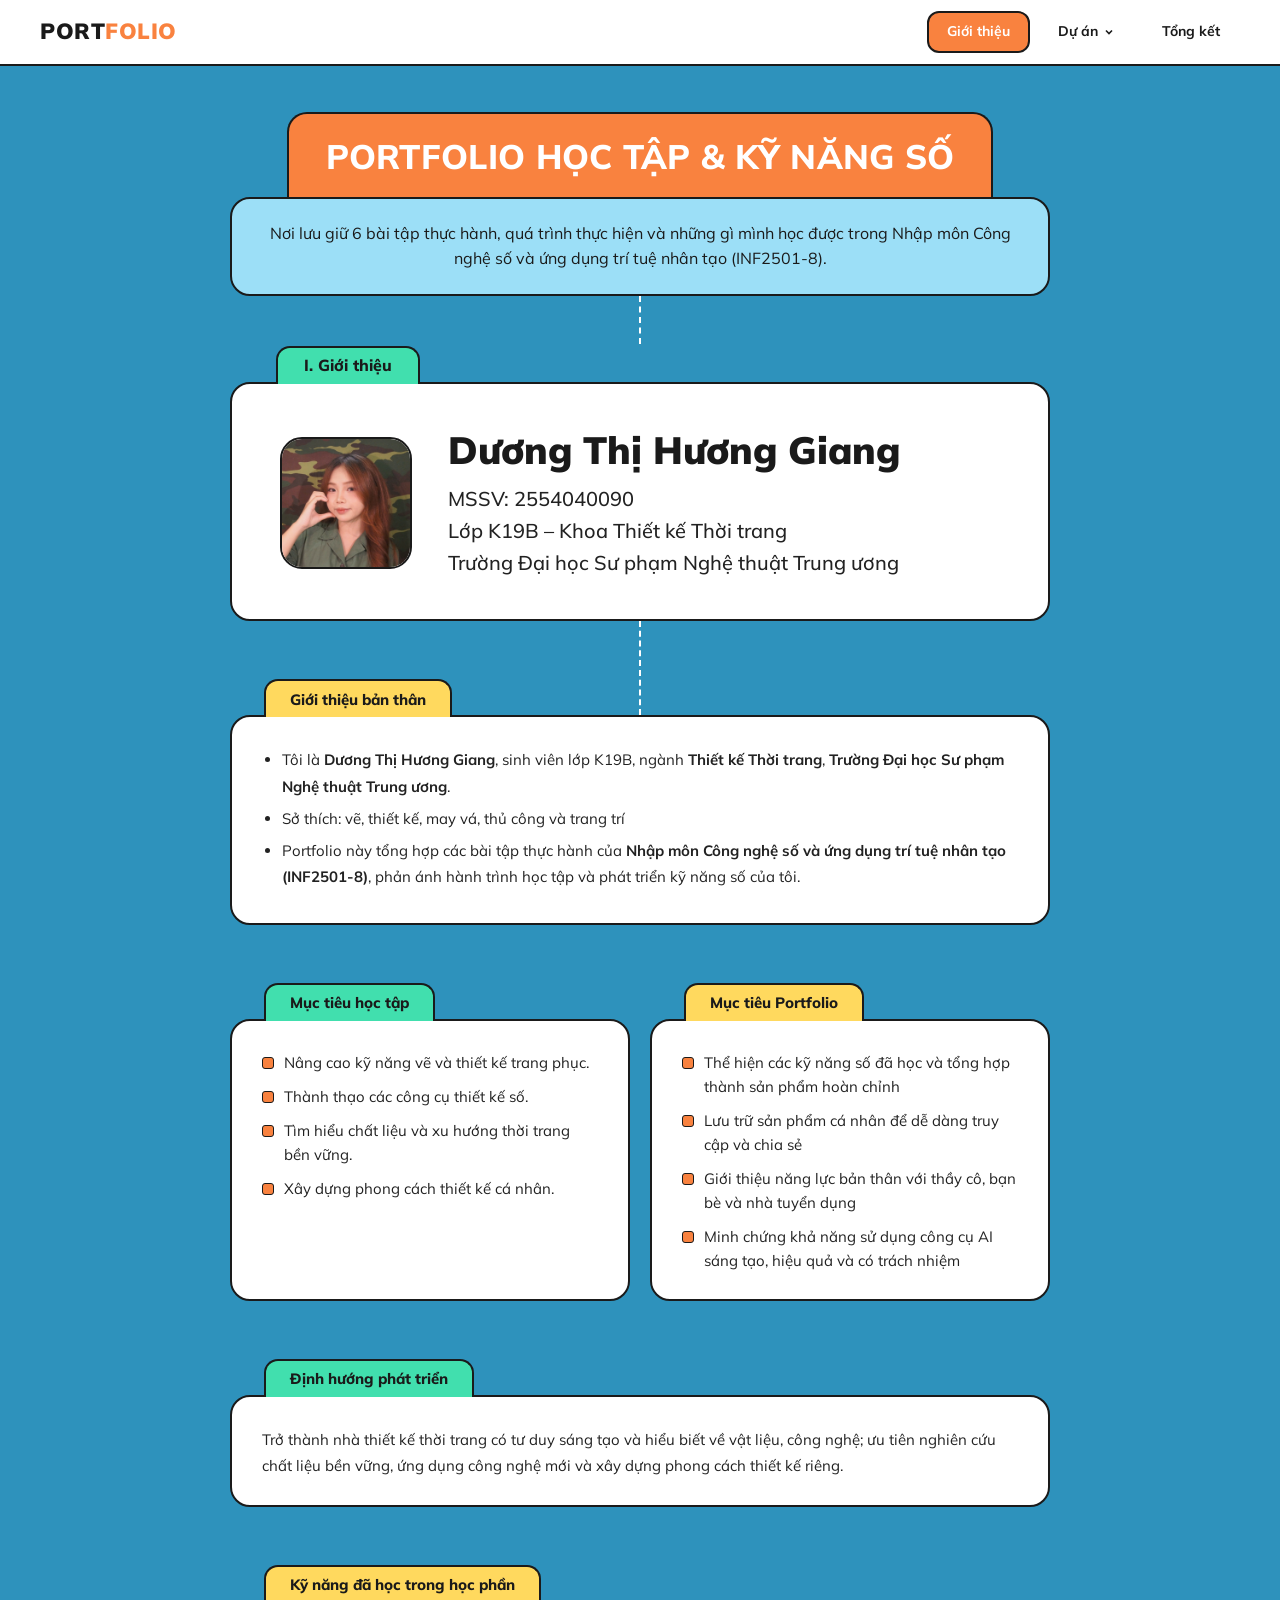
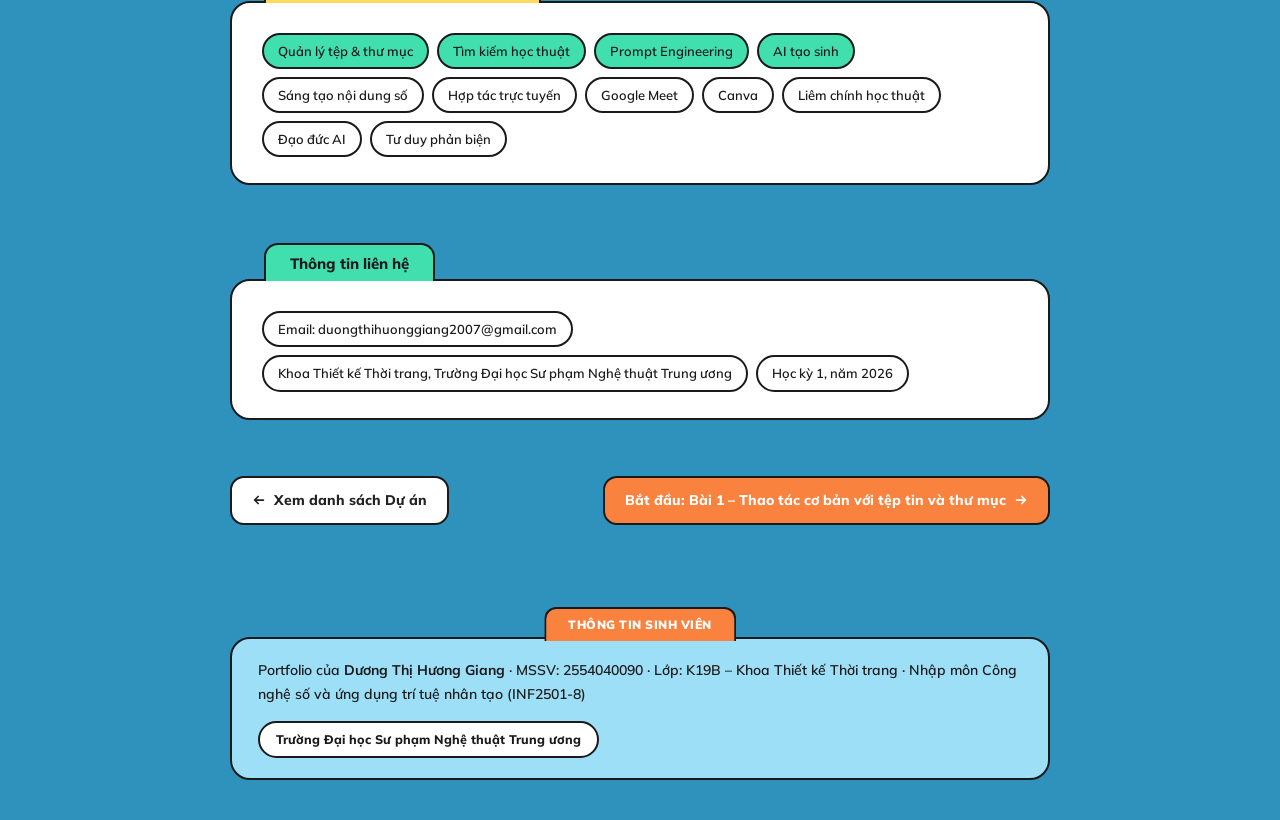
<file: index.html>
<!doctype html>
<html lang="vi">
<head>
<meta charset="utf-8">
<meta name="viewport" content="width=device-width, initial-scale=1">
<title>Giới thiệu · Portfolio Dương Thị Hương Giang</title>
<meta name="description" content="Portfolio học tập của Dương Thị Hương Giang">
<link rel="preconnect" href="https://fonts.googleapis.com">
<link rel="preconnect" href="https://fonts.gstatic.com" crossorigin>
<link href="https://fonts.googleapis.com/css2?family=Mulish:ital,wght@0,400;0,500;0,600;0,700;0,800;0,900;1,400;1,600&display=swap" rel="stylesheet">
<link rel="stylesheet" href="assets/style.css?v=1795311293">
<link rel="icon" href="data:image/svg+xml,%3Csvg xmlns='http://www.w3.org/2000/svg' viewBox='0 0 32 32'%3E%3Crect width='32' height='32' rx='8' fill='%231d9e75'/%3E%3Ctext x='16' y='21' font-family='Georgia' font-size='14' font-weight='700' fill='white' text-anchor='middle'%3EHG%3C/text%3E%3C/svg%3E">
</head>
<body>
<header class="site-header">
  <nav class="nav" aria-label="Điều hướng chính">
    <a class="brand" href="index.html">Port<span>folio</span></a>
    <button class="menu-toggle" aria-label="Mở menu" aria-expanded="false"><span></span></button>
    <ul class="menu">
      <li><a href="index.html" class="is-active">Giới thiệu</a></li>
      <li class="has-sub"><a href="projects.html">Dự án <svg class="caret" viewBox="0 0 10 10" fill="none" stroke="currentColor" stroke-width="1.6"><path d="M2 3.5l3 3 3-3"/></svg></a>
        <ul class="submenu"><li><a href="bai-1.html"><span class="num">1</span><span class="t">Thao tác cơ bản với tệp tin và thư mục</span></a></li><li><a href="bai-2.html"><span class="num">2</span><span class="t">Tìm kiếm và đánh giá thông tin học thuật</span></a></li><li><a href="bai-3.html"><span class="num">3</span><span class="t">Viết Prompt hiệu quả cho các tác vụ học tập</span></a></li><li><a href="bai-4.html"><span class="num">4</span><span class="t">Sử dụng công cụ hợp tác trực tuyến cho dự án nhóm</span></a></li><li><a href="bai-5.html"><span class="num">5</span><span class="t">Sử dụng AI tạo sinh để hỗ trợ sáng tạo nội dung</span></a></li><li><a href="bai-6.html"><span class="num">6</span><span class="t">Sử dụng AI có trách nhiệm trong học tập và nghiên cứu</span></a></li></ul>
      </li>
      <li><a href="conclusion.html">Tổng kết</a></li>
    </ul>
  </nav>
</header>
<main>
<section class="hero">
  <div class="inner reveal">
    <h1 class="ig-title-lg">Portfolio học tập &amp; kỹ năng số</h1>
    <p class="ig-sub-lg">Nơi lưu giữ 6 bài tập thực hành, quá trình thực hiện và những gì mình học được trong Nhập môn Công nghệ số và ứng dụng trí tuệ nhân tạo (INF2501-8).</p>
    <div class="connector"></div>
    <div class="avatar-card">
      <span class="tab">I. Giới thiệu</span>
      <div class="avatar"><img src="assets/avatar.jpg" alt="Ảnh đại diện Dương Thị Hương Giang"></div>
      <div>
        <div class="avatar-name">Dương Thị Hương Giang</div>
        <div class="avatar-meta">MSSV: 2554040090<br>Lớp K19B – Khoa Thiết kế Thời trang<br>Trường Đại học Sư phạm Nghệ thuật Trung ương</div>
      </div>
    </div>
  </div>
</section>

<div class="info-grid">
  <div class="info-card full reveal">
    <div class="card-label">Giới thiệu bản thân</div>
    <div class="card-text"><ul>
      <li>Tôi là <strong>Dương Thị Hương Giang</strong>, sinh viên lớp K19B, ngành <strong>Thiết kế Thời trang</strong>, <strong>Trường Đại học Sư phạm Nghệ thuật Trung ương</strong>.</li>
      <li>Sở thích: vẽ, thiết kế, may vá, thủ công và trang trí</li>
      <li>Portfolio này tổng hợp các bài tập thực hành của <strong>Nhập môn Công nghệ số và ứng dụng trí tuệ nhân tạo (INF2501-8)</strong>, phản ánh hành trình học tập và phát triển kỹ năng số của tôi.</li>
    </ul></div>
  </div>
  <div class="info-card reveal">
    <div class="card-label">Mục tiêu học tập</div>
    <ul class="goal-list"><li>Nâng cao kỹ năng vẽ và thiết kế trang phục.</li><li>Thành thạo các công cụ thiết kế số.</li><li>Tìm hiểu chất liệu và xu hướng thời trang bền vững.</li><li>Xây dựng phong cách thiết kế cá nhân.</li></ul>
  </div>
  <div class="info-card reveal">
    <div class="card-label">Mục tiêu Portfolio</div>
    <ul class="goal-list"><li>Thể hiện các kỹ năng số đã học và tổng hợp thành sản phẩm hoàn chỉnh</li><li>Lưu trữ sản phẩm cá nhân để dễ dàng truy cập và chia sẻ</li><li>Giới thiệu năng lực bản thân với thầy cô, bạn bè và nhà tuyển dụng</li><li>Minh chứng khả năng sử dụng công cụ AI sáng tạo, hiệu quả và có trách nhiệm</li></ul>
  </div>
  <div class="info-card full reveal">
    <div class="card-label">Định hướng phát triển</div>
    <p class="card-text">Trở thành nhà thiết kế thời trang có tư duy sáng tạo và hiểu biết về vật liệu, công nghệ; ưu tiên nghiên cứu chất liệu bền vững, ứng dụng công nghệ mới và xây dựng phong cách thiết kế riêng.</p>
  </div>
  <div class="info-card full reveal">
    <div class="card-label">Kỹ năng đã học trong học phần</div>
    <div class="tag-cloud"><span class="tag highlight">Quản lý tệp &amp; thư mục</span><span class="tag highlight">Tìm kiếm học thuật</span><span class="tag highlight">Prompt Engineering</span><span class="tag highlight">AI tạo sinh</span><span class="tag">Sáng tạo nội dung số</span><span class="tag">Hợp tác trực tuyến</span><span class="tag">Google Meet</span><span class="tag">Canva</span><span class="tag">Liêm chính học thuật</span><span class="tag">Đạo đức AI</span><span class="tag">Tư duy phản biện</span></div>
  </div>
  <div class="info-card full reveal">
    <div class="card-label">Thông tin liên hệ</div>
    <div class="tag-cloud">
      <span class="tag">Email: duongthihuonggiang2007@gmail.com</span>
      <span class="tag">Khoa Thiết kế Thời trang, Trường Đại học Sư phạm Nghệ thuật Trung ương</span>
      <span class="tag">Học kỳ 1, năm 2026</span>
    </div>
  </div>
</div>
<div class="page-pager"><nav class="pager" aria-label="Chuyển trang"><a href="projects.html"><svg viewBox="0 0 16 16" fill="none" stroke="currentColor" stroke-width="2" stroke-linecap="round" stroke-linejoin="round"><path d="M13 8H3M7 4L3 8l4 4"/></svg> Xem danh sách Dự án</a><a class="next" href="bai-1.html">Bắt đầu: Bài 1 – Thao tác cơ bản với tệp tin và thư mục <svg viewBox="0 0 16 16" fill="none" stroke="currentColor" stroke-width="2" stroke-linecap="round" stroke-linejoin="round"><path d="M3 8h10M9 4l4 4-4 4"/></svg></a></nav></div>
</main>
<footer class="site-footer">
  <div class="left">Portfolio của <strong>Dương Thị Hương Giang</strong> · MSSV: 2554040090 · Lớp: K19B – Khoa Thiết kế Thời trang · Nhập môn Công nghệ số và ứng dụng trí tuệ nhân tạo (INF2501-8)</div>
  <div class="submit-badge">Trường Đại học Sư phạm Nghệ thuật Trung ương</div>
</footer>
<script src="assets/site.js?v=3"></script>
</body>
</html>
</file>
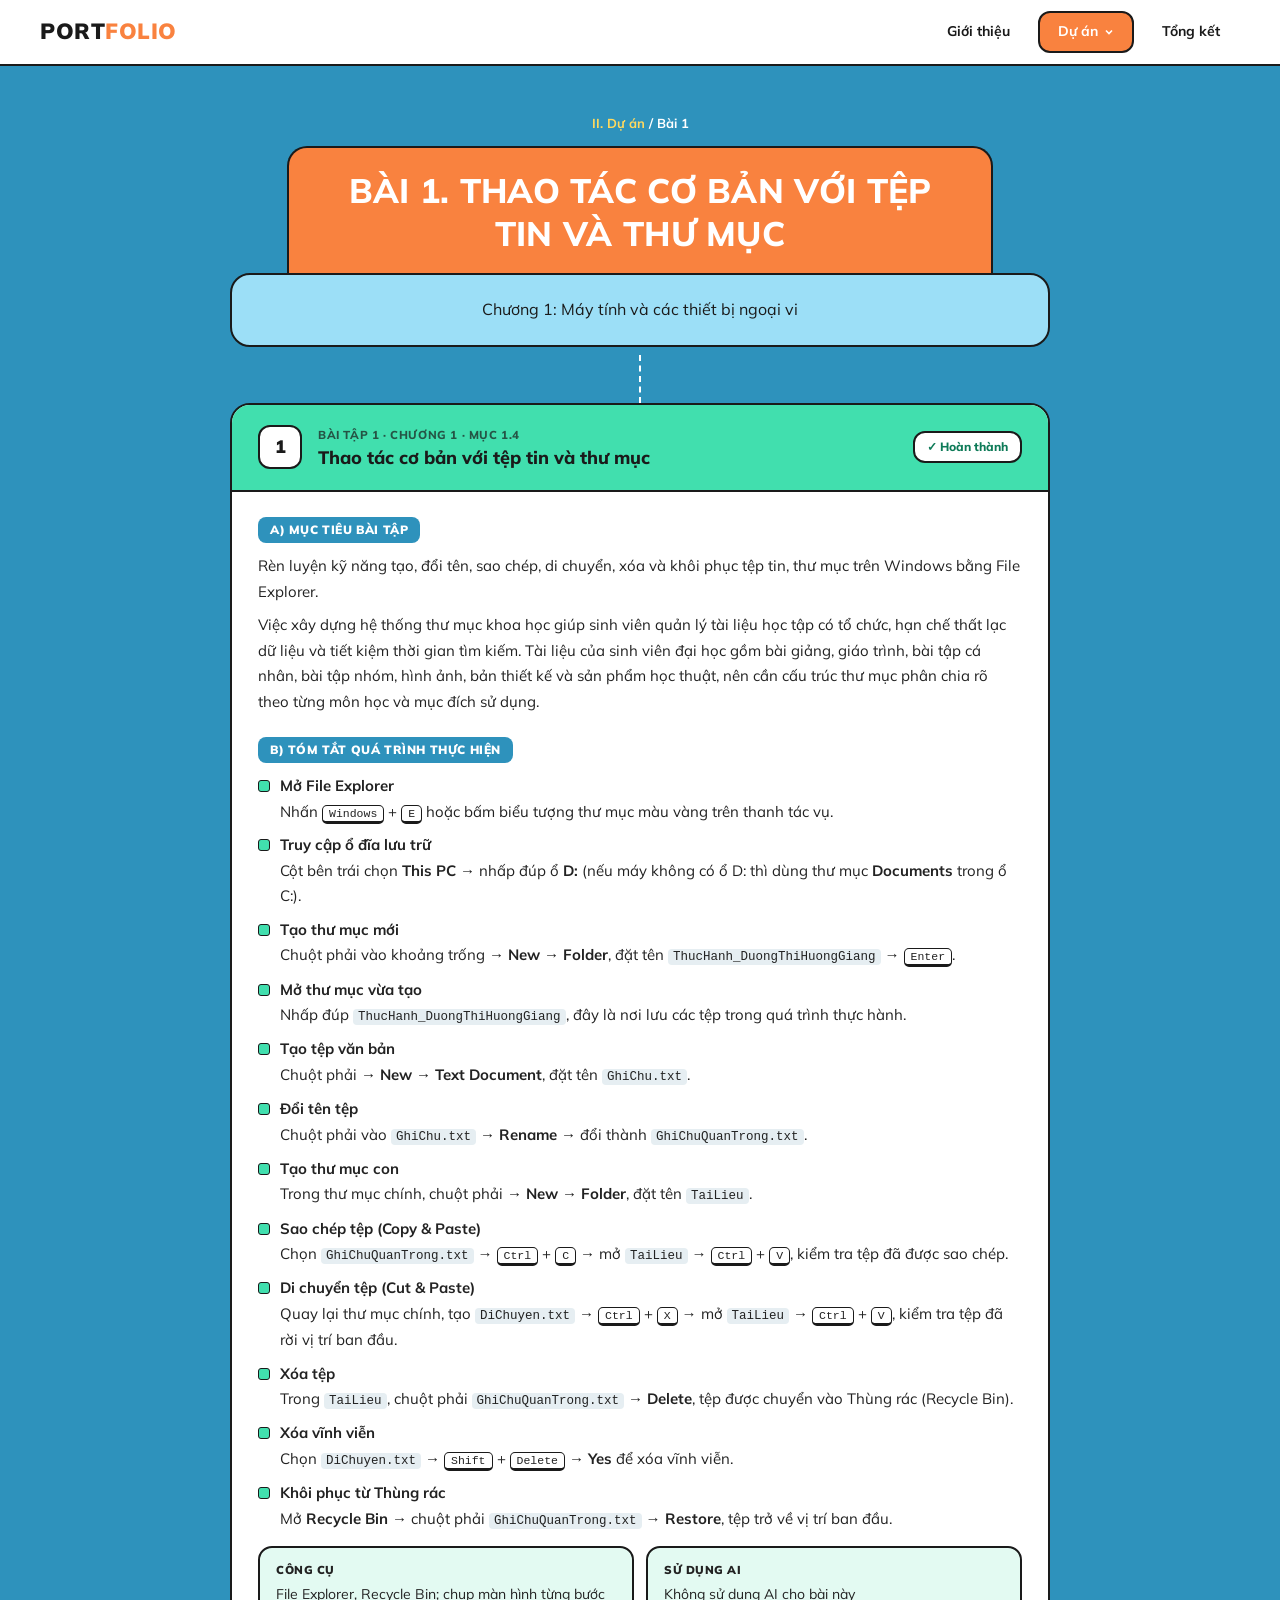
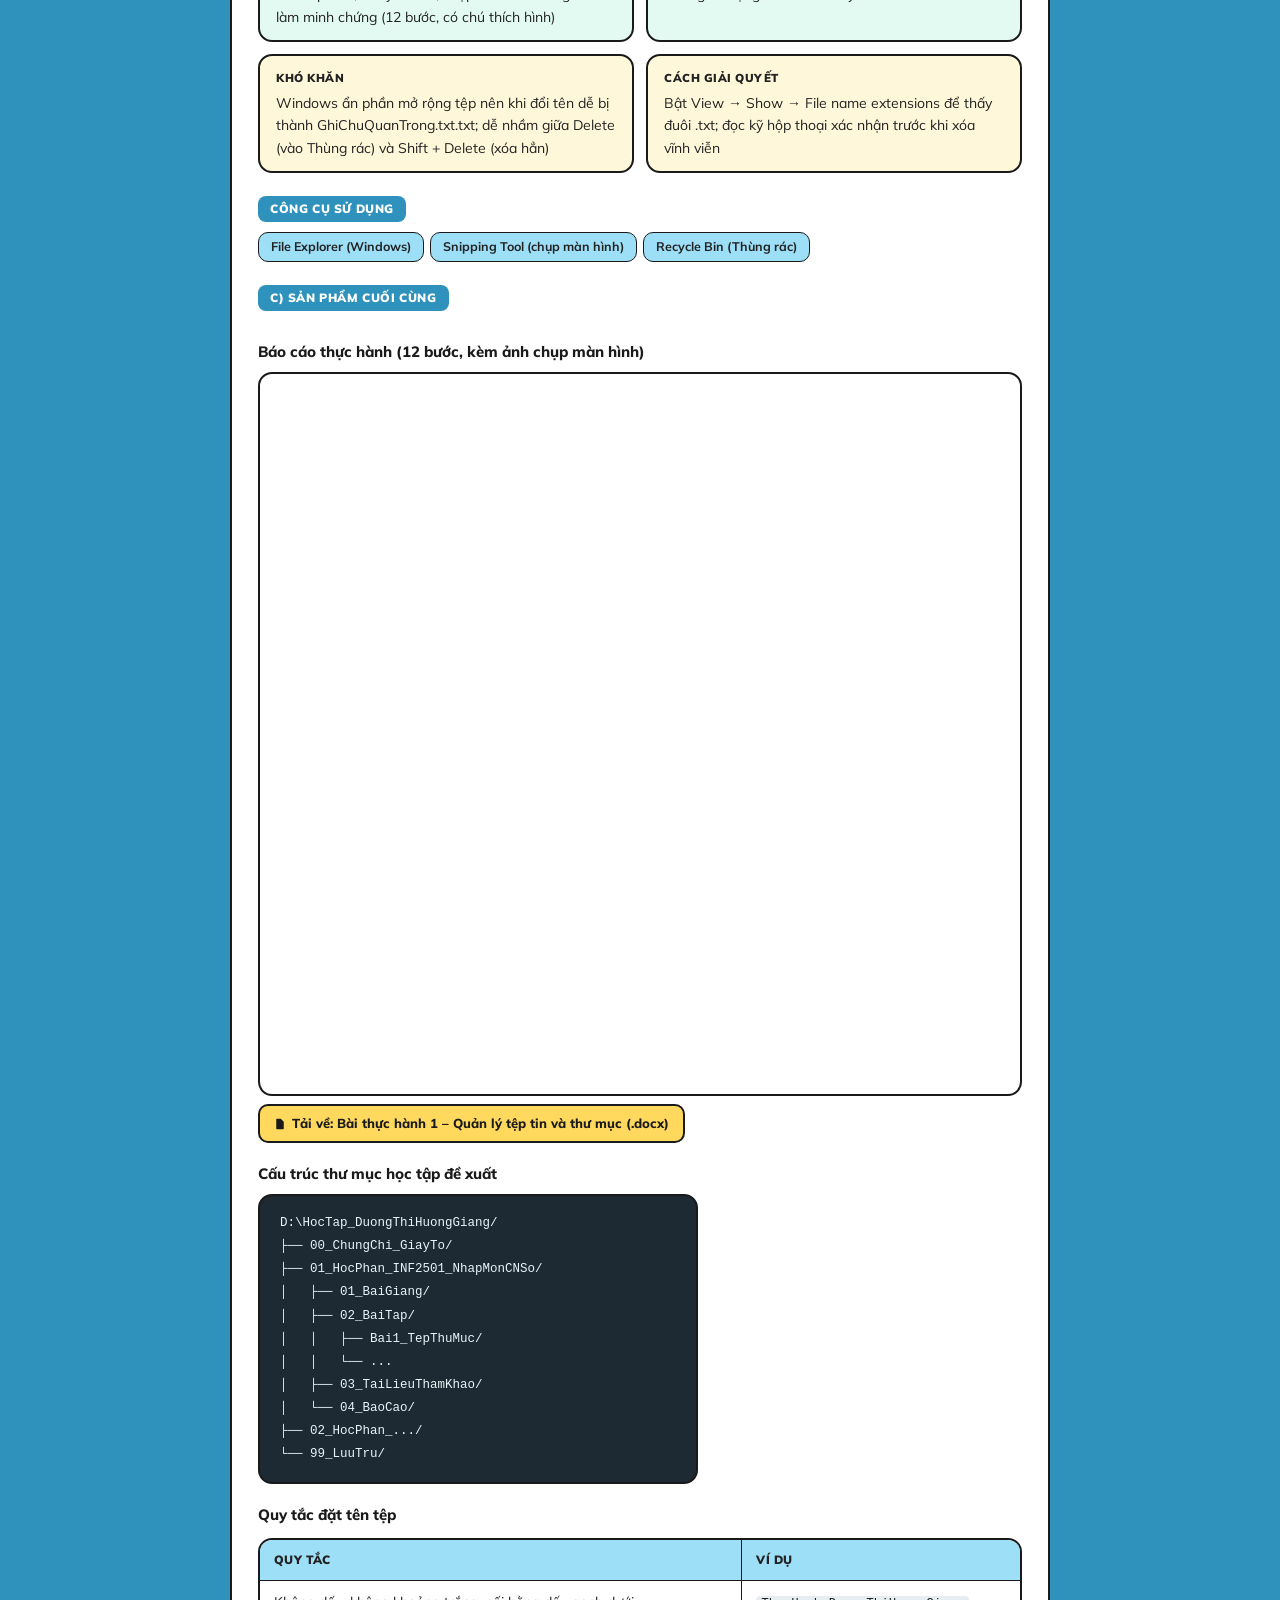
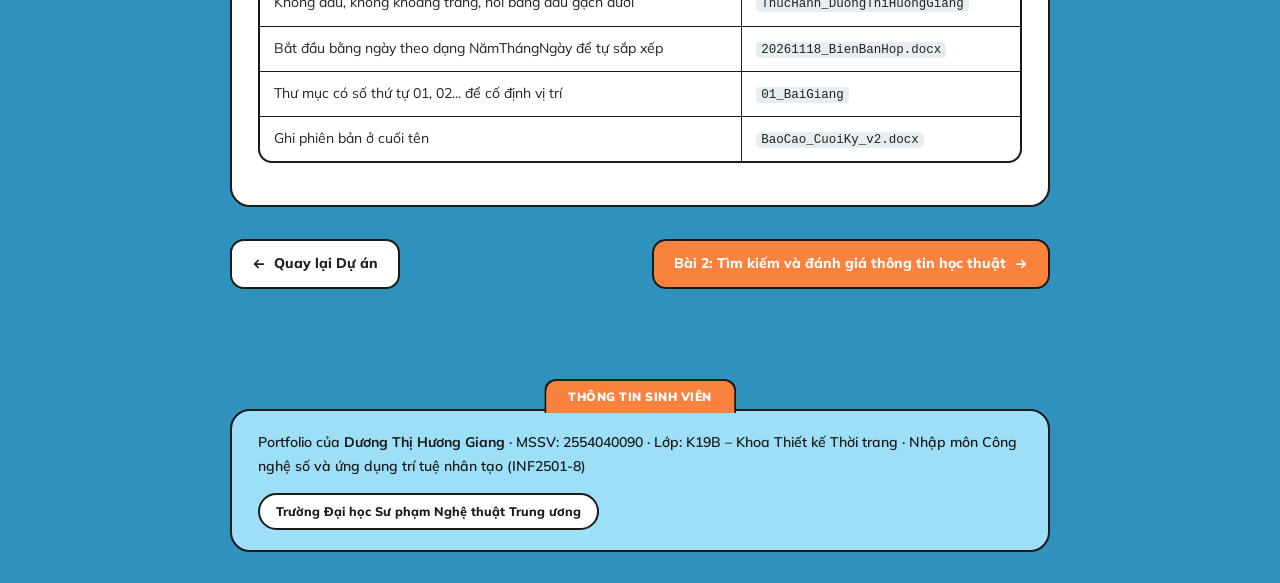
<file: bai-1.html>
<!doctype html>
<html lang="vi">
<head>
<meta charset="utf-8">
<meta name="viewport" content="width=device-width, initial-scale=1">
<title>Bài 1 – Thao tác cơ bản với tệp tin và thư mục · Portfolio Dương Thị Hương Giang</title>
<meta name="description" content="Rèn luyện kỹ năng tạo, đổi tên, sao chép, di chuyển, xóa tệp tin và thư mục một cách thành thạo trên hệ điều hành.">
<link rel="preconnect" href="https://fonts.googleapis.com">
<link rel="preconnect" href="https://fonts.gstatic.com" crossorigin>
<link href="https://fonts.googleapis.com/css2?family=Mulish:ital,wght@0,400;0,500;0,600;0,700;0,800;0,900;1,400;1,600&display=swap" rel="stylesheet">
<link rel="stylesheet" href="assets/style.css?v=1795311293">
<link rel="icon" href="data:image/svg+xml,%3Csvg xmlns='http://www.w3.org/2000/svg' viewBox='0 0 32 32'%3E%3Crect width='32' height='32' rx='8' fill='%231d9e75'/%3E%3Ctext x='16' y='21' font-family='Georgia' font-size='14' font-weight='700' fill='white' text-anchor='middle'%3EHG%3C/text%3E%3C/svg%3E">
</head>
<body>
<header class="site-header">
  <nav class="nav" aria-label="Điều hướng chính">
    <a class="brand" href="index.html">Port<span>folio</span></a>
    <button class="menu-toggle" aria-label="Mở menu" aria-expanded="false"><span></span></button>
    <ul class="menu">
      <li><a href="index.html">Giới thiệu</a></li>
      <li class="has-sub is-active"><a href="projects.html">Dự án <svg class="caret" viewBox="0 0 10 10" fill="none" stroke="currentColor" stroke-width="1.6"><path d="M2 3.5l3 3 3-3"/></svg></a>
        <ul class="submenu"><li><a href="bai-1.html" class=is-active><span class="num">1</span><span class="t">Thao tác cơ bản với tệp tin và thư mục</span></a></li><li><a href="bai-2.html"><span class="num">2</span><span class="t">Tìm kiếm và đánh giá thông tin học thuật</span></a></li><li><a href="bai-3.html"><span class="num">3</span><span class="t">Viết Prompt hiệu quả cho các tác vụ học tập</span></a></li><li><a href="bai-4.html"><span class="num">4</span><span class="t">Sử dụng công cụ hợp tác trực tuyến cho dự án nhóm</span></a></li><li><a href="bai-5.html"><span class="num">5</span><span class="t">Sử dụng AI tạo sinh để hỗ trợ sáng tạo nội dung</span></a></li><li><a href="bai-6.html"><span class="num">6</span><span class="t">Sử dụng AI có trách nhiệm trong học tập và nghiên cứu</span></a></li></ul>
      </li>
      <li><a href="conclusion.html">Tổng kết</a></li>
    </ul>
  </nav>
</header>
<main>
<section class="page-head">
  <div class="inner">
    <div class="crumbs"><a href="projects.html">II. Dự án</a> / Bài 1</div>
    <h2>Bài 1. Thao tác cơ bản với tệp tin và thư mục</h2>
    <p>Chương 1: Máy tính và các thiết bị ngoại vi</p>
  </div>
</section>
<div class="wrap-col">
<article class="project-card reveal">
  <div class="project-card-header">
    <div class="bai-badge">1</div>
    <div class="project-title-wrap">
      <div class="project-subject">Bài tập 1 · Chương 1 · Mục 1.4</div>
      <div class="project-title">Thao tác cơ bản với tệp tin và thư mục</div>
    </div>
    <span class="status-badge status-done">Hoàn thành</span>
  </div>
  <div class="project-body">
    <div class="project-section"><div class="project-section-label">a) Mục tiêu bài tập</div><p>Rèn luyện kỹ năng tạo, đổi tên, sao chép, di chuyển, xóa và khôi phục tệp tin, thư mục trên Windows bằng File Explorer.</p>
<p>Việc xây dựng hệ thống thư mục khoa học giúp sinh viên quản lý tài liệu học tập có tổ chức, hạn chế thất lạc dữ liệu và tiết kiệm thời gian tìm kiếm. Tài liệu của sinh viên đại học gồm bài giảng, giáo trình, bài tập cá nhân, bài tập nhóm, hình ảnh, bản thiết kế và sản phẩm học thuật, nên cần cấu trúc thư mục phân chia rõ theo từng môn học và mục đích sử dụng.</p></div>
    <div class="project-section"><div class="project-section-label">b) Tóm tắt quá trình thực hiện</div><ul class="steps">
<li><div><b>Mở File Explorer</b><br>Nhấn <kbd>Windows</kbd> + <kbd>E</kbd> hoặc bấm biểu tượng thư mục màu vàng trên thanh tác vụ.</div></li>
<li><div><b>Truy cập ổ đĩa lưu trữ</b><br>Cột bên trái chọn <b>This PC</b> → nhấp đúp ổ <b>D:</b> (nếu máy không có ổ D: thì dùng thư mục <b>Documents</b> trong ổ C:).</div></li>
<li><div><b>Tạo thư mục mới</b><br>Chuột phải vào khoảng trống → <b>New → Folder</b>, đặt tên <code>ThucHanh_DuongThiHuongGiang</code> → <kbd>Enter</kbd>.</div></li>
<li><div><b>Mở thư mục vừa tạo</b><br>Nhấp đúp <code>ThucHanh_DuongThiHuongGiang</code>, đây là nơi lưu các tệp trong quá trình thực hành.</div></li>
<li><div><b>Tạo tệp văn bản</b><br>Chuột phải → <b>New → Text Document</b>, đặt tên <code>GhiChu.txt</code>.</div></li>
<li><div><b>Đổi tên tệp</b><br>Chuột phải vào <code>GhiChu.txt</code> → <b>Rename</b> → đổi thành <code>GhiChuQuanTrong.txt</code>.</div></li>
<li><div><b>Tạo thư mục con</b><br>Trong thư mục chính, chuột phải → <b>New → Folder</b>, đặt tên <code>TaiLieu</code>.</div></li>
<li><div><b>Sao chép tệp (Copy &amp; Paste)</b><br>Chọn <code>GhiChuQuanTrong.txt</code> → <kbd>Ctrl</kbd> + <kbd>C</kbd> → mở <code>TaiLieu</code> → <kbd>Ctrl</kbd> + <kbd>V</kbd>, kiểm tra tệp đã được sao chép.</div></li>
<li><div><b>Di chuyển tệp (Cut &amp; Paste)</b><br>Quay lại thư mục chính, tạo <code>DiChuyen.txt</code> → <kbd>Ctrl</kbd> + <kbd>X</kbd> → mở <code>TaiLieu</code> → <kbd>Ctrl</kbd> + <kbd>V</kbd>, kiểm tra tệp đã rời vị trí ban đầu.</div></li>
<li><div><b>Xóa tệp</b><br>Trong <code>TaiLieu</code>, chuột phải <code>GhiChuQuanTrong.txt</code> → <b>Delete</b>, tệp được chuyển vào Thùng rác (Recycle Bin).</div></li>
<li><div><b>Xóa vĩnh viễn</b><br>Chọn <code>DiChuyen.txt</code> → <kbd>Shift</kbd> + <kbd>Delete</kbd> → <b>Yes</b> để xóa vĩnh viễn.</div></li>
<li><div><b>Khôi phục từ Thùng rác</b><br>Mở <b>Recycle Bin</b> → chuột phải <code>GhiChuQuanTrong.txt</code> → <b>Restore</b>, tệp trở về vị trí ban đầu.</div></li>
</ul>
<dl class="kv"><div><dt>Công cụ</dt><dd>File Explorer, Recycle Bin; chụp màn hình từng bước làm minh chứng (12 bước, có chú thích hình)</dd></div><div><dt>Sử dụng AI</dt><dd>Không sử dụng AI cho bài này</dd></div><div><dt>Khó khăn</dt><dd>Windows ẩn phần mở rộng tệp nên khi đổi tên dễ bị thành GhiChuQuanTrong.txt.txt; dễ nhầm giữa Delete (vào Thùng rác) và Shift + Delete (xóa hẳn)</dd></div><div><dt>Cách giải quyết</dt><dd>Bật View → Show → File name extensions để thấy đuôi .txt; đọc kỹ hộp thoại xác nhận trước khi xóa vĩnh viễn</dd></div></dl></div>
    <div class="project-section"><div class="project-section-label">Công cụ sử dụng</div><div class="tools-row"><span class="tool-tag">File Explorer (Windows)</span><span class="tool-tag">Snipping Tool (chụp màn hình)</span><span class="tool-tag">Recycle Bin (Thùng rác)</span></div></div>
    <div class="project-section"><div class="project-section-label">c) Sản phẩm cuối cùng</div><h3>Báo cáo thực hành (12 bước, kèm ảnh chụp màn hình)</h3>
<div class="embed embed-doc"><iframe data-doc="files/Bai1_DuongThiHuongGiang.docx" loading="lazy" title="Bài thực hành 1 – Quản lý tệp tin và thư mục"></iframe></div><div class="attach-row"><a class="attach-btn" href="files/Bai1_DuongThiHuongGiang.docx" download><svg viewBox="0 0 16 16" fill="currentColor"><path d="M4 1h5l4 4v9a1 1 0 01-1 1H4a1 1 0 01-1-1V2a1 1 0 011-1z"/></svg> Tải về: Bài thực hành 1 – Quản lý tệp tin và thư mục (.docx)</a></div>
<h3>Cấu trúc thư mục học tập đề xuất</h3>
<div class="tree">D:\HocTap_DuongThiHuongGiang/
├── 00_ChungChi_GiayTo/
├── 01_HocPhan_INF2501_NhapMonCNSo/
│   ├── 01_BaiGiang/
│   ├── 02_BaiTap/
│   │   ├── Bai1_TepThuMuc/
│   │   └── ...
│   ├── 03_TaiLieuThamKhao/
│   └── 04_BaoCao/
├── 02_HocPhan_.../
└── 99_LuuTru/</div>
<h3>Quy tắc đặt tên tệp</h3>
<div class="table-wrap"><table><thead><tr><th>Quy tắc</th><th>Ví dụ</th></tr></thead><tbody><tr><td>Không dấu, không khoảng trắng, nối bằng dấu gạch dưới</td><td><code>ThucHanh_DuongThiHuongGiang</code></td></tr><tr><td>Bắt đầu bằng ngày theo dạng NămThángNgày để tự sắp xếp</td><td><code>20261118_BienBanHop.docx</code></td></tr><tr><td>Thư mục có số thứ tự 01, 02... để cố định vị trí</td><td><code>01_BaiGiang</code></td></tr><tr><td>Ghi phiên bản ở cuối tên</td><td><code>BaoCao_CuoiKy_v2.docx</code></td></tr></tbody></table></div></div>
  </div>
</article>
<nav class="pager" aria-label="Chuyển trang"><a href="projects.html"><svg viewBox="0 0 16 16" fill="none" stroke="currentColor" stroke-width="2" stroke-linecap="round" stroke-linejoin="round"><path d="M13 8H3M7 4L3 8l4 4"/></svg> Quay lại Dự án</a><a class="next" href="bai-2.html">Bài 2: Tìm kiếm và đánh giá thông tin học thuật <svg viewBox="0 0 16 16" fill="none" stroke="currentColor" stroke-width="2" stroke-linecap="round" stroke-linejoin="round"><path d="M3 8h10M9 4l4 4-4 4"/></svg></a></nav>
</div>
</main>
<footer class="site-footer">
  <div class="left">Portfolio của <strong>Dương Thị Hương Giang</strong> · MSSV: 2554040090 · Lớp: K19B – Khoa Thiết kế Thời trang · Nhập môn Công nghệ số và ứng dụng trí tuệ nhân tạo (INF2501-8)</div>
  <div class="submit-badge">Trường Đại học Sư phạm Nghệ thuật Trung ương</div>
</footer>
<script src="assets/site.js?v=3"></script>
</body>
</html>
</file>
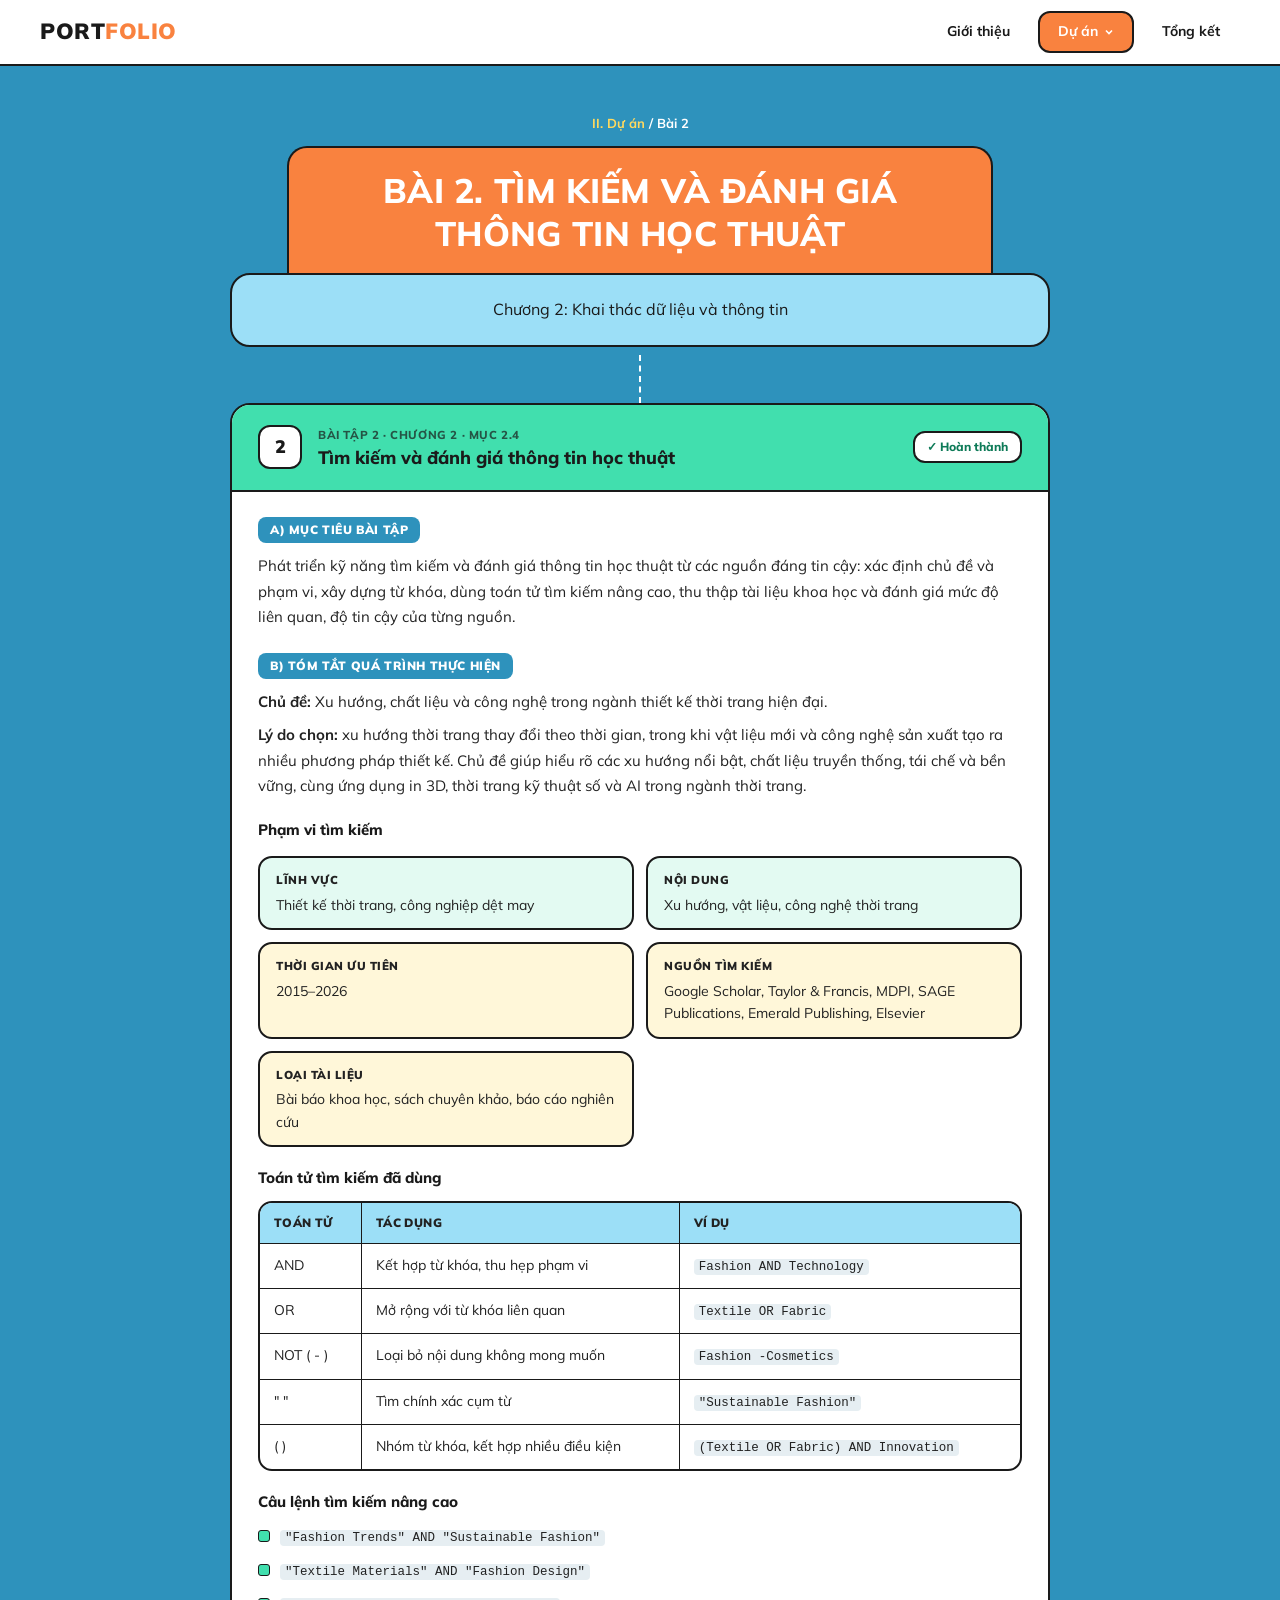
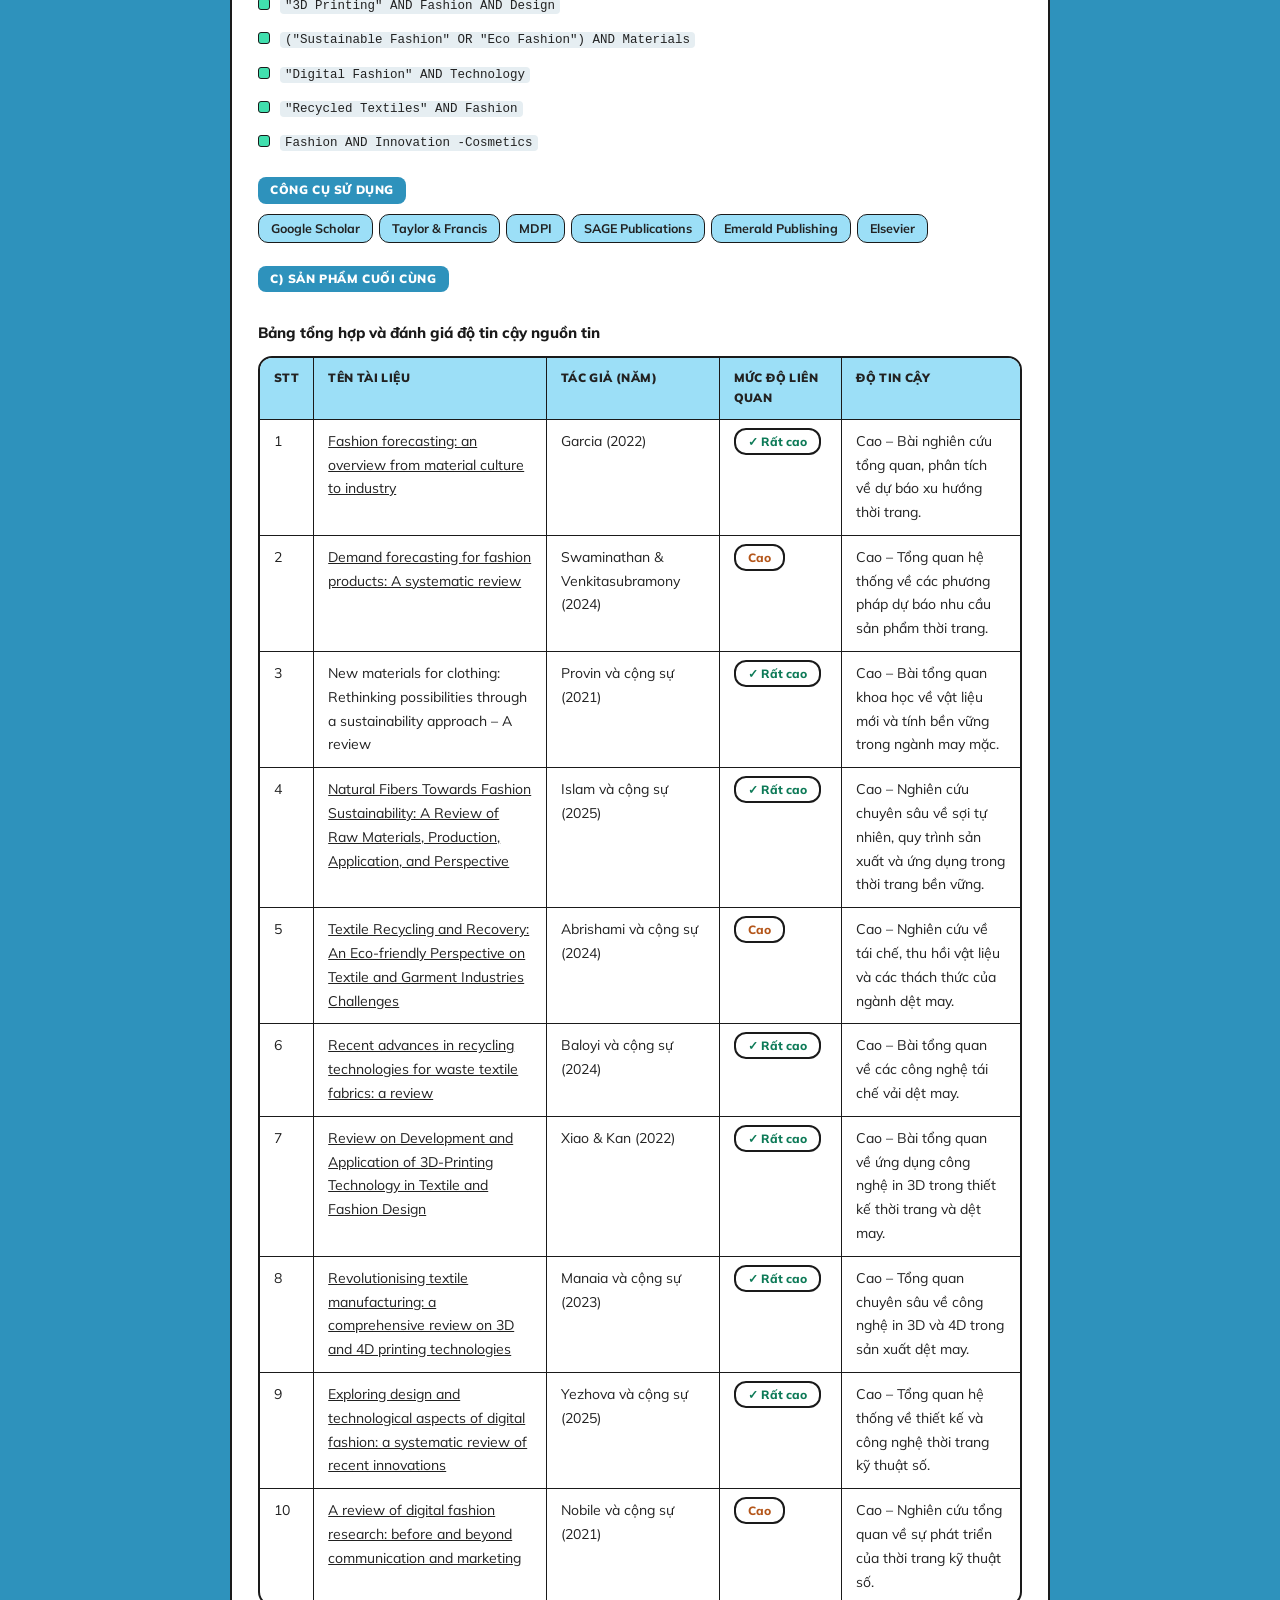
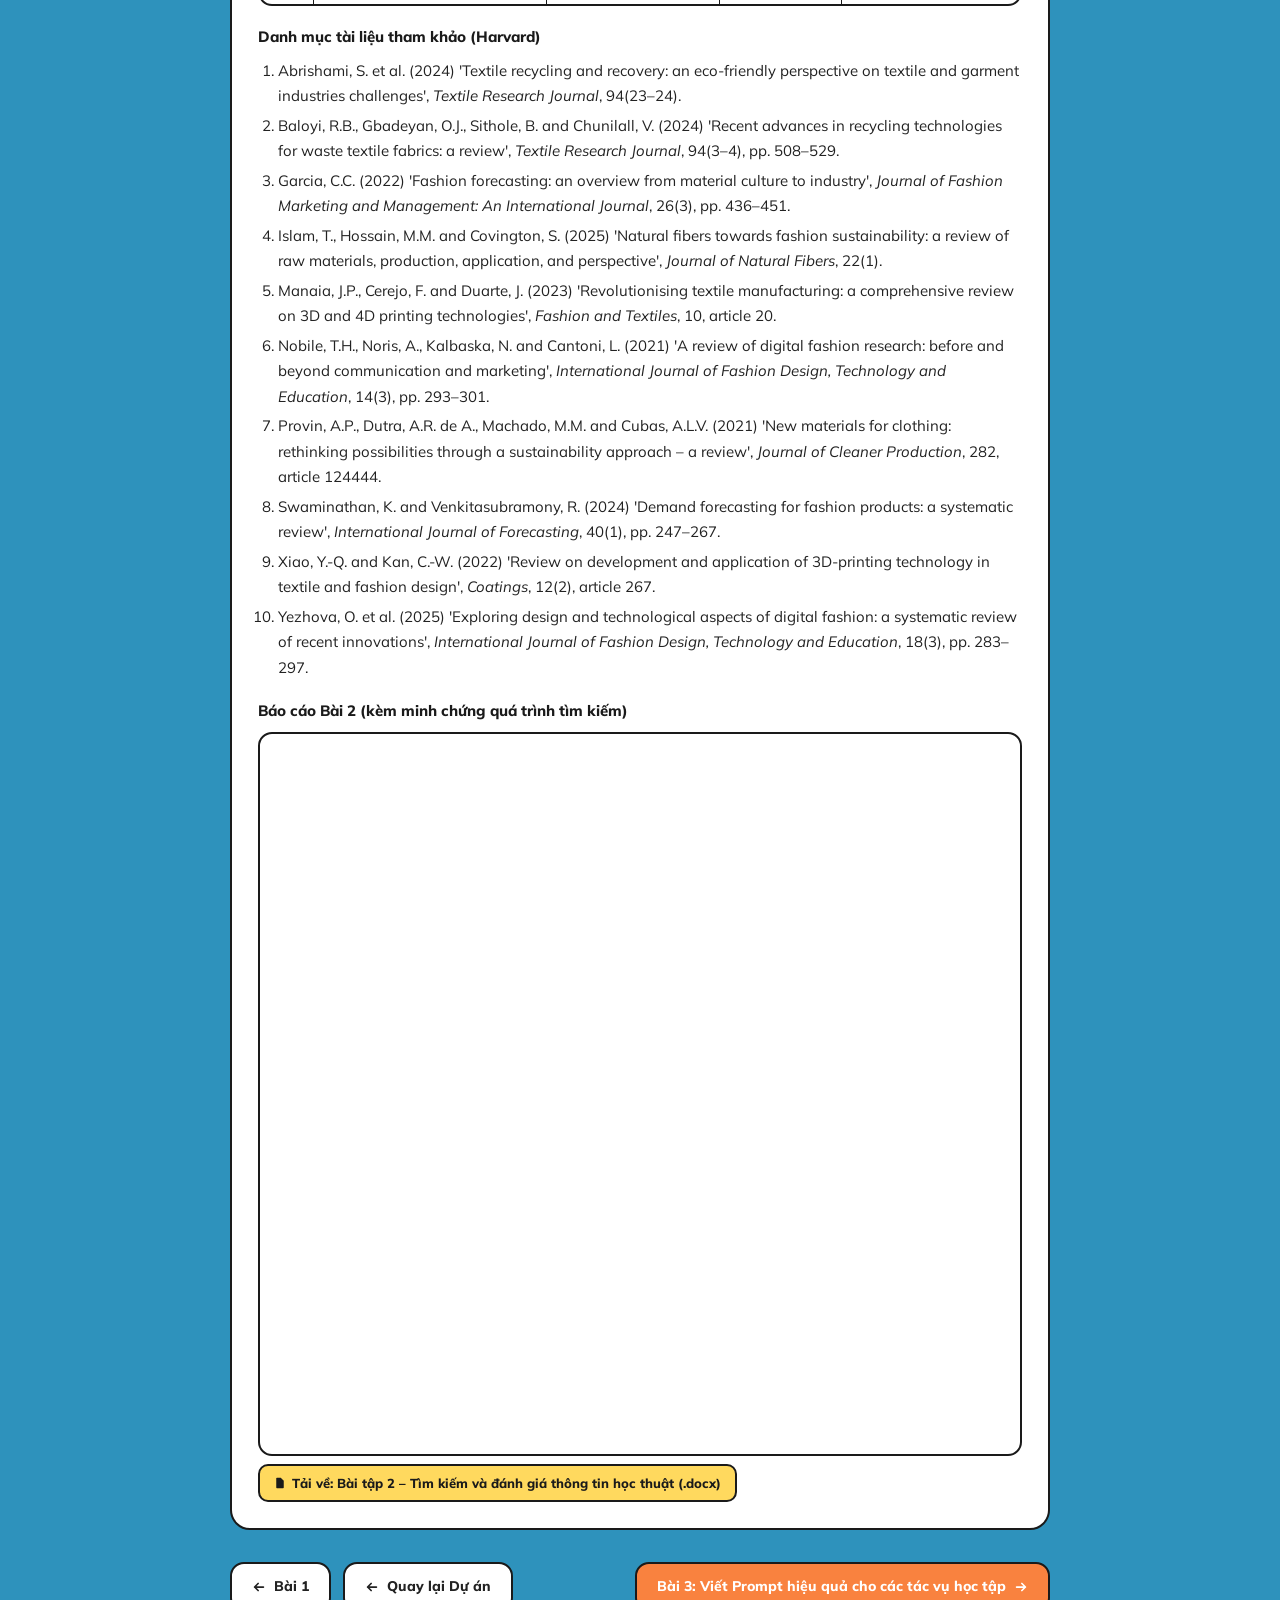
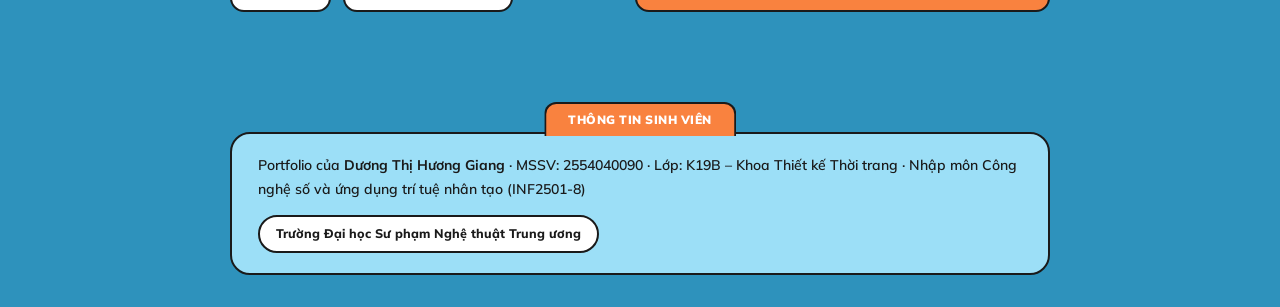
<file: bai-2.html>
<!doctype html>
<html lang="vi">
<head>
<meta charset="utf-8">
<meta name="viewport" content="width=device-width, initial-scale=1">
<title>Bài 2 – Tìm kiếm và đánh giá thông tin học thuật · Portfolio Dương Thị Hương Giang</title>
<meta name="description" content="Phát triển kỹ năng tìm kiếm và đánh giá thông tin học thuật từ các nguồn đáng tin cậy.">
<link rel="preconnect" href="https://fonts.googleapis.com">
<link rel="preconnect" href="https://fonts.gstatic.com" crossorigin>
<link href="https://fonts.googleapis.com/css2?family=Mulish:ital,wght@0,400;0,500;0,600;0,700;0,800;0,900;1,400;1,600&display=swap" rel="stylesheet">
<link rel="stylesheet" href="assets/style.css?v=1795311293">
<link rel="icon" href="data:image/svg+xml,%3Csvg xmlns='http://www.w3.org/2000/svg' viewBox='0 0 32 32'%3E%3Crect width='32' height='32' rx='8' fill='%231d9e75'/%3E%3Ctext x='16' y='21' font-family='Georgia' font-size='14' font-weight='700' fill='white' text-anchor='middle'%3EHG%3C/text%3E%3C/svg%3E">
</head>
<body>
<header class="site-header">
  <nav class="nav" aria-label="Điều hướng chính">
    <a class="brand" href="index.html">Port<span>folio</span></a>
    <button class="menu-toggle" aria-label="Mở menu" aria-expanded="false"><span></span></button>
    <ul class="menu">
      <li><a href="index.html">Giới thiệu</a></li>
      <li class="has-sub is-active"><a href="projects.html">Dự án <svg class="caret" viewBox="0 0 10 10" fill="none" stroke="currentColor" stroke-width="1.6"><path d="M2 3.5l3 3 3-3"/></svg></a>
        <ul class="submenu"><li><a href="bai-1.html"><span class="num">1</span><span class="t">Thao tác cơ bản với tệp tin và thư mục</span></a></li><li><a href="bai-2.html" class=is-active><span class="num">2</span><span class="t">Tìm kiếm và đánh giá thông tin học thuật</span></a></li><li><a href="bai-3.html"><span class="num">3</span><span class="t">Viết Prompt hiệu quả cho các tác vụ học tập</span></a></li><li><a href="bai-4.html"><span class="num">4</span><span class="t">Sử dụng công cụ hợp tác trực tuyến cho dự án nhóm</span></a></li><li><a href="bai-5.html"><span class="num">5</span><span class="t">Sử dụng AI tạo sinh để hỗ trợ sáng tạo nội dung</span></a></li><li><a href="bai-6.html"><span class="num">6</span><span class="t">Sử dụng AI có trách nhiệm trong học tập và nghiên cứu</span></a></li></ul>
      </li>
      <li><a href="conclusion.html">Tổng kết</a></li>
    </ul>
  </nav>
</header>
<main>
<section class="page-head">
  <div class="inner">
    <div class="crumbs"><a href="projects.html">II. Dự án</a> / Bài 2</div>
    <h2>Bài 2. Tìm kiếm và đánh giá thông tin học thuật</h2>
    <p>Chương 2: Khai thác dữ liệu và thông tin</p>
  </div>
</section>
<div class="wrap-col">
<article class="project-card reveal">
  <div class="project-card-header">
    <div class="bai-badge">2</div>
    <div class="project-title-wrap">
      <div class="project-subject">Bài tập 2 · Chương 2 · Mục 2.4</div>
      <div class="project-title">Tìm kiếm và đánh giá thông tin học thuật</div>
    </div>
    <span class="status-badge status-done">Hoàn thành</span>
  </div>
  <div class="project-body">
    <div class="project-section"><div class="project-section-label">a) Mục tiêu bài tập</div><p>Phát triển kỹ năng tìm kiếm và đánh giá thông tin học thuật từ các nguồn đáng tin cậy: xác định chủ đề và phạm vi, xây dựng từ khóa, dùng toán tử tìm kiếm nâng cao, thu thập tài liệu khoa học và đánh giá mức độ liên quan, độ tin cậy của từng nguồn.</p></div>
    <div class="project-section"><div class="project-section-label">b) Tóm tắt quá trình thực hiện</div><p><strong>Chủ đề:</strong> Xu hướng, chất liệu và công nghệ trong ngành thiết kế thời trang hiện đại.</p>
<p><strong>Lý do chọn:</strong> xu hướng thời trang thay đổi theo thời gian, trong khi vật liệu mới và công nghệ sản xuất tạo ra nhiều phương pháp thiết kế. Chủ đề giúp hiểu rõ các xu hướng nổi bật, chất liệu truyền thống, tái chế và bền vững, cùng ứng dụng in 3D, thời trang kỹ thuật số và AI trong ngành thời trang.</p>
<h3>Phạm vi tìm kiếm</h3>
<dl class="kv"><div><dt>Lĩnh vực</dt><dd>Thiết kế thời trang, công nghiệp dệt may</dd></div><div><dt>Nội dung</dt><dd>Xu hướng, vật liệu, công nghệ thời trang</dd></div><div><dt>Thời gian ưu tiên</dt><dd>2015–2026</dd></div><div><dt>Nguồn tìm kiếm</dt><dd>Google Scholar, Taylor &amp; Francis, MDPI, SAGE Publications, Emerald Publishing, Elsevier</dd></div><div><dt>Loại tài liệu</dt><dd>Bài báo khoa học, sách chuyên khảo, báo cáo nghiên cứu</dd></div></dl>
<h3>Toán tử tìm kiếm đã dùng</h3>
<div class="table-wrap"><table><thead><tr><th>Toán tử</th><th>Tác dụng</th><th>Ví dụ</th></tr></thead><tbody><tr><td>AND</td><td>Kết hợp từ khóa, thu hẹp phạm vi</td><td><code>Fashion AND Technology</code></td></tr><tr><td>OR</td><td>Mở rộng với từ khóa liên quan</td><td><code>Textile OR Fabric</code></td></tr><tr><td>NOT ( - )</td><td>Loại bỏ nội dung không mong muốn</td><td><code>Fashion -Cosmetics</code></td></tr><tr><td>" "</td><td>Tìm chính xác cụm từ</td><td><code>"Sustainable Fashion"</code></td></tr><tr><td>( )</td><td>Nhóm từ khóa, kết hợp nhiều điều kiện</td><td><code>(Textile OR Fabric) AND Innovation</code></td></tr></tbody></table></div>
<h3>Câu lệnh tìm kiếm nâng cao</h3>
<ul class="steps"><li><div><code>"Fashion Trends" AND "Sustainable Fashion"</code></div></li><li><div><code>"Textile Materials" AND "Fashion Design"</code></div></li><li><div><code>"3D Printing" AND Fashion AND Design</code></div></li><li><div><code>("Sustainable Fashion" OR "Eco Fashion") AND Materials</code></div></li><li><div><code>"Digital Fashion" AND Technology</code></div></li><li><div><code>"Recycled Textiles" AND Fashion</code></div></li><li><div><code>Fashion AND Innovation -Cosmetics</code></div></li></ul></div>
    <div class="project-section"><div class="project-section-label">Công cụ sử dụng</div><div class="tools-row"><span class="tool-tag">Google Scholar</span><span class="tool-tag">Taylor & Francis</span><span class="tool-tag">MDPI</span><span class="tool-tag">SAGE Publications</span><span class="tool-tag">Emerald Publishing</span><span class="tool-tag">Elsevier</span></div></div>
    <div class="project-section"><div class="project-section-label">c) Sản phẩm cuối cùng</div><h3>Bảng tổng hợp và đánh giá độ tin cậy nguồn tin</h3>
<div class="table-wrap"><table><thead><tr><th>STT</th><th>Tên tài liệu</th><th>Tác giả (năm)</th><th>Mức độ liên quan</th><th>Độ tin cậy</th></tr></thead><tbody><tr><td>1</td><td><a href="https://doi.org/10.1108/JFMM-11-2020-0241" target="_blank" rel="noopener">Fashion forecasting: an overview from material culture to industry</a></td><td>Garcia (2022)</td><td><span class="status-badge status-done">Rất cao</span></td><td>Cao – Bài nghiên cứu tổng quan, phân tích về dự báo xu hướng thời trang.</td></tr><tr><td>2</td><td><a href="https://doi.org/10.1016/j.ijforecast.2023.02.005" target="_blank" rel="noopener">Demand forecasting for fashion products: A systematic review</a></td><td>Swaminathan &amp; Venkitasubramony (2024)</td><td><span class="status-badge status-wip">Cao</span></td><td>Cao – Tổng quan hệ thống về các phương pháp dự báo nhu cầu sản phẩm thời trang.</td></tr><tr><td>3</td><td>New materials for clothing: Rethinking possibilities through a sustainability approach – A review</td><td>Provin và cộng sự (2021)</td><td><span class="status-badge status-done">Rất cao</span></td><td>Cao – Bài tổng quan khoa học về vật liệu mới và tính bền vững trong ngành may mặc.</td></tr><tr><td>4</td><td><a href="https://doi.org/10.1080/15440478.2025.2462218" target="_blank" rel="noopener">Natural Fibers Towards Fashion Sustainability: A Review of Raw Materials, Production, Application, and Perspective</a></td><td>Islam và cộng sự (2025)</td><td><span class="status-badge status-done">Rất cao</span></td><td>Cao – Nghiên cứu chuyên sâu về sợi tự nhiên, quy trình sản xuất và ứng dụng trong thời trang bền vững.</td></tr><tr><td>5</td><td><a href="https://doi.org/10.1177/00405175241247806" target="_blank" rel="noopener">Textile Recycling and Recovery: An Eco-friendly Perspective on Textile and Garment Industries Challenges</a></td><td>Abrishami và cộng sự (2024)</td><td><span class="status-badge status-wip">Cao</span></td><td>Cao – Nghiên cứu về tái chế, thu hồi vật liệu và các thách thức của ngành dệt may.</td></tr><tr><td>6</td><td><a href="https://doi.org/10.1177/00405175231210239" target="_blank" rel="noopener">Recent advances in recycling technologies for waste textile fabrics: a review</a></td><td>Baloyi và cộng sự (2024)</td><td><span class="status-badge status-done">Rất cao</span></td><td>Cao – Bài tổng quan về các công nghệ tái chế vải dệt may.</td></tr><tr><td>7</td><td><a href="https://doi.org/10.3390/coatings12020267" target="_blank" rel="noopener">Review on Development and Application of 3D-Printing Technology in Textile and Fashion Design</a></td><td>Xiao &amp; Kan (2022)</td><td><span class="status-badge status-done">Rất cao</span></td><td>Cao – Bài tổng quan về ứng dụng công nghệ in 3D trong thiết kế thời trang và dệt may.</td></tr><tr><td>8</td><td><a href="https://doi.org/10.1186/s40691-023-00339-7" target="_blank" rel="noopener">Revolutionising textile manufacturing: a comprehensive review on 3D and 4D printing technologies</a></td><td>Manaia và cộng sự (2023)</td><td><span class="status-badge status-done">Rất cao</span></td><td>Cao – Tổng quan chuyên sâu về công nghệ in 3D và 4D trong sản xuất dệt may.</td></tr><tr><td>9</td><td><a href="https://doi.org/10.1080/17543266.2024.2378032" target="_blank" rel="noopener">Exploring design and technological aspects of digital fashion: a systematic review of recent innovations</a></td><td>Yezhova và cộng sự (2025)</td><td><span class="status-badge status-done">Rất cao</span></td><td>Cao – Tổng quan hệ thống về thiết kế và công nghệ thời trang kỹ thuật số.</td></tr><tr><td>10</td><td><a href="https://doi.org/10.1080/17543266.2021.1931476" target="_blank" rel="noopener">A review of digital fashion research: before and beyond communication and marketing</a></td><td>Nobile và cộng sự (2021)</td><td><span class="status-badge status-wip">Cao</span></td><td>Cao – Nghiên cứu tổng quan về sự phát triển của thời trang kỹ thuật số.</td></tr></tbody></table></div>
<h3>Danh mục tài liệu tham khảo (Harvard)</h3>
<ol style="font-size:14px"><li>Abrishami, S. et al. (2024) 'Textile recycling and recovery: an eco-friendly perspective on textile and garment industries challenges', <i>Textile Research Journal</i>, 94(23–24).</li><li>Baloyi, R.B., Gbadeyan, O.J., Sithole, B. and Chunilall, V. (2024) 'Recent advances in recycling technologies for waste textile fabrics: a review', <i>Textile Research Journal</i>, 94(3–4), pp. 508–529.</li><li>Garcia, C.C. (2022) 'Fashion forecasting: an overview from material culture to industry', <i>Journal of Fashion Marketing and Management: An International Journal</i>, 26(3), pp. 436–451.</li><li>Islam, T., Hossain, M.M. and Covington, S. (2025) 'Natural fibers towards fashion sustainability: a review of raw materials, production, application, and perspective', <i>Journal of Natural Fibers</i>, 22(1).</li><li>Manaia, J.P., Cerejo, F. and Duarte, J. (2023) 'Revolutionising textile manufacturing: a comprehensive review on 3D and 4D printing technologies', <i>Fashion and Textiles</i>, 10, article 20.</li><li>Nobile, T.H., Noris, A., Kalbaska, N. and Cantoni, L. (2021) 'A review of digital fashion research: before and beyond communication and marketing', <i>International Journal of Fashion Design, Technology and Education</i>, 14(3), pp. 293–301.</li><li>Provin, A.P., Dutra, A.R. de A., Machado, M.M. and Cubas, A.L.V. (2021) 'New materials for clothing: rethinking possibilities through a sustainability approach – a review', <i>Journal of Cleaner Production</i>, 282, article 124444.</li><li>Swaminathan, K. and Venkitasubramony, R. (2024) 'Demand forecasting for fashion products: a systematic review', <i>International Journal of Forecasting</i>, 40(1), pp. 247–267.</li><li>Xiao, Y.-Q. and Kan, C.-W. (2022) 'Review on development and application of 3D-printing technology in textile and fashion design', <i>Coatings</i>, 12(2), article 267.</li><li>Yezhova, O. et al. (2025) 'Exploring design and technological aspects of digital fashion: a systematic review of recent innovations', <i>International Journal of Fashion Design, Technology and Education</i>, 18(3), pp. 283–297.</li></ol>
<h3>Báo cáo Bài 2 (kèm minh chứng quá trình tìm kiếm)</h3>
<div class="embed embed-doc"><iframe data-doc="files/Bai2_DuongThiHuongGiang.docx" loading="lazy" title="Bài tập 2 – Tìm kiếm và đánh giá thông tin học thuật"></iframe></div><div class="attach-row"><a class="attach-btn" href="files/Bai2_DuongThiHuongGiang.docx" download><svg viewBox="0 0 16 16" fill="currentColor"><path d="M4 1h5l4 4v9a1 1 0 01-1 1H4a1 1 0 01-1-1V2a1 1 0 011-1z"/></svg> Tải về: Bài tập 2 – Tìm kiếm và đánh giá thông tin học thuật (.docx)</a></div></div>
  </div>
</article>
<nav class="pager" aria-label="Chuyển trang"><a href="bai-1.html"><svg viewBox="0 0 16 16" fill="none" stroke="currentColor" stroke-width="2" stroke-linecap="round" stroke-linejoin="round"><path d="M13 8H3M7 4L3 8l4 4"/></svg> Bài 1</a><a href="projects.html"><svg viewBox="0 0 16 16" fill="none" stroke="currentColor" stroke-width="2" stroke-linecap="round" stroke-linejoin="round"><path d="M13 8H3M7 4L3 8l4 4"/></svg> Quay lại Dự án</a><a class="next" href="bai-3.html">Bài 3: Viết Prompt hiệu quả cho các tác vụ học tập <svg viewBox="0 0 16 16" fill="none" stroke="currentColor" stroke-width="2" stroke-linecap="round" stroke-linejoin="round"><path d="M3 8h10M9 4l4 4-4 4"/></svg></a></nav>
</div>
</main>
<footer class="site-footer">
  <div class="left">Portfolio của <strong>Dương Thị Hương Giang</strong> · MSSV: 2554040090 · Lớp: K19B – Khoa Thiết kế Thời trang · Nhập môn Công nghệ số và ứng dụng trí tuệ nhân tạo (INF2501-8)</div>
  <div class="submit-badge">Trường Đại học Sư phạm Nghệ thuật Trung ương</div>
</footer>
<script src="assets/site.js?v=3"></script>
</body>
</html>
</file>
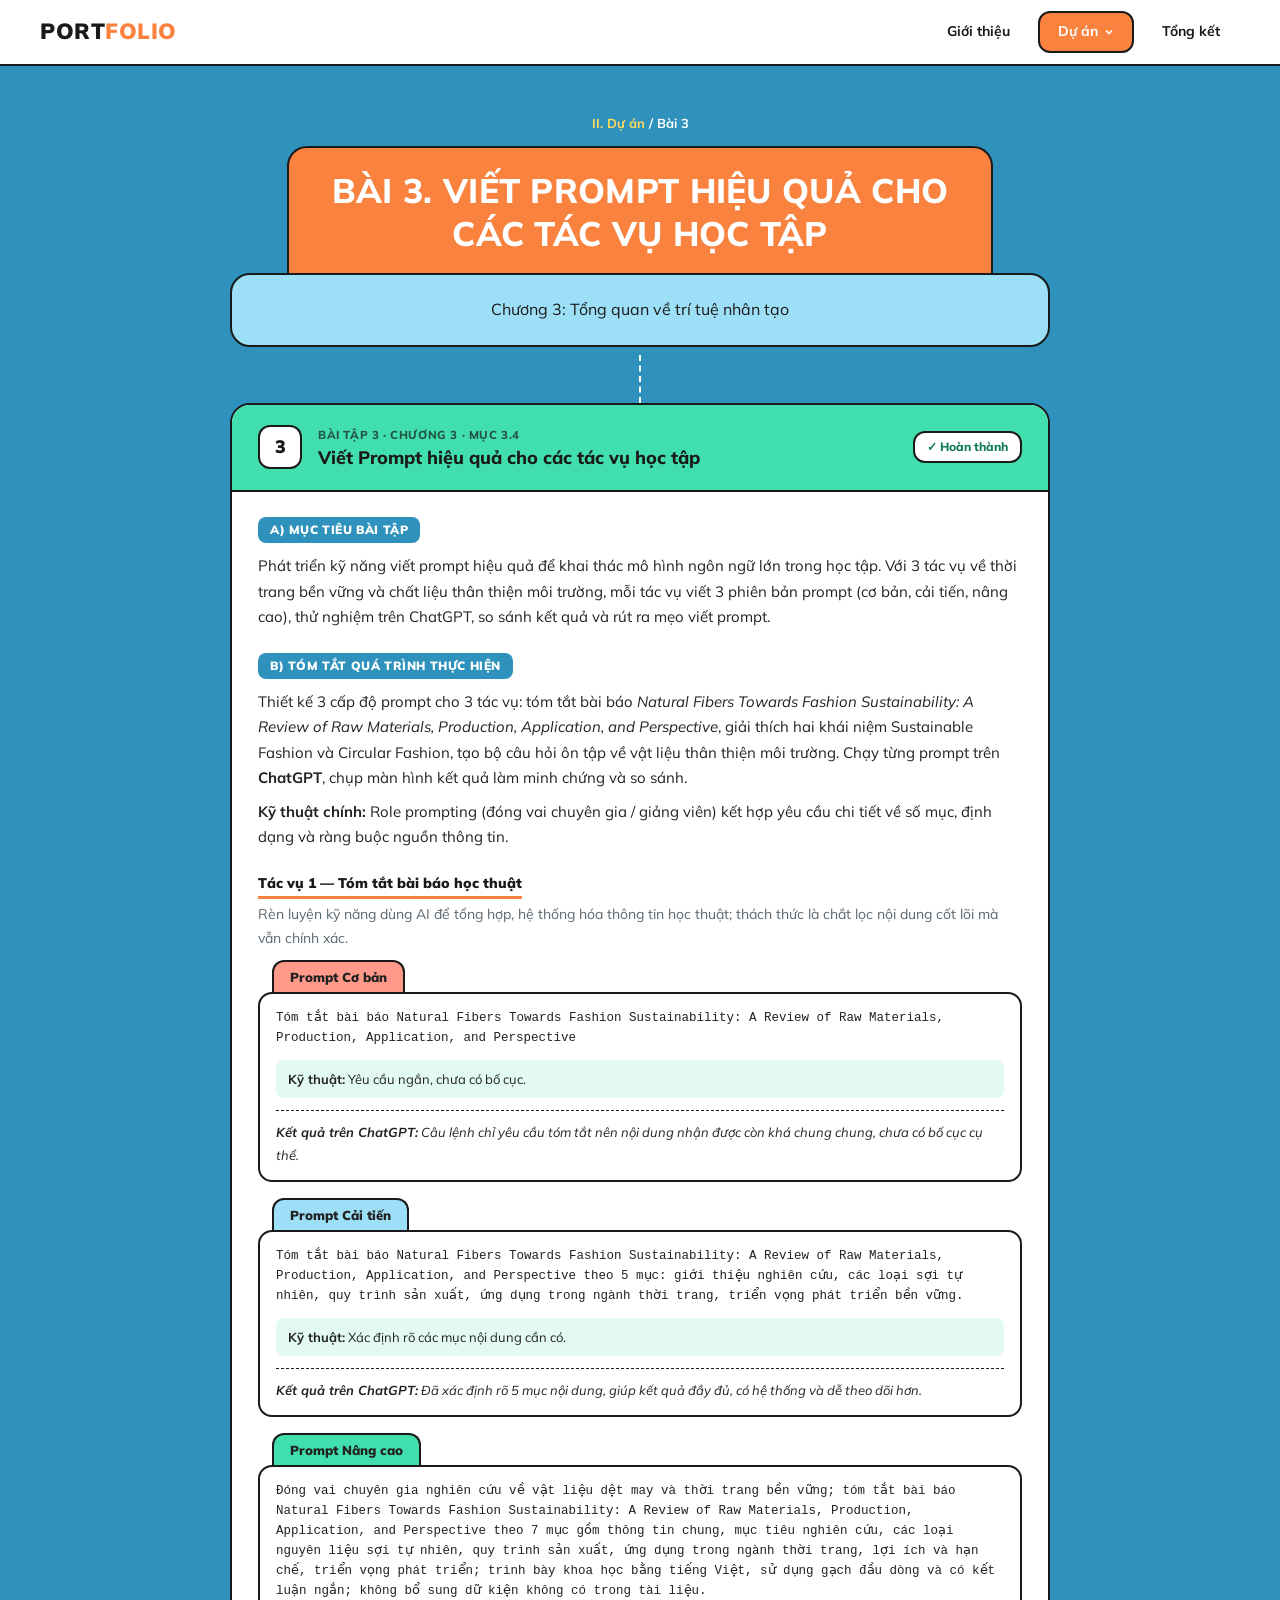
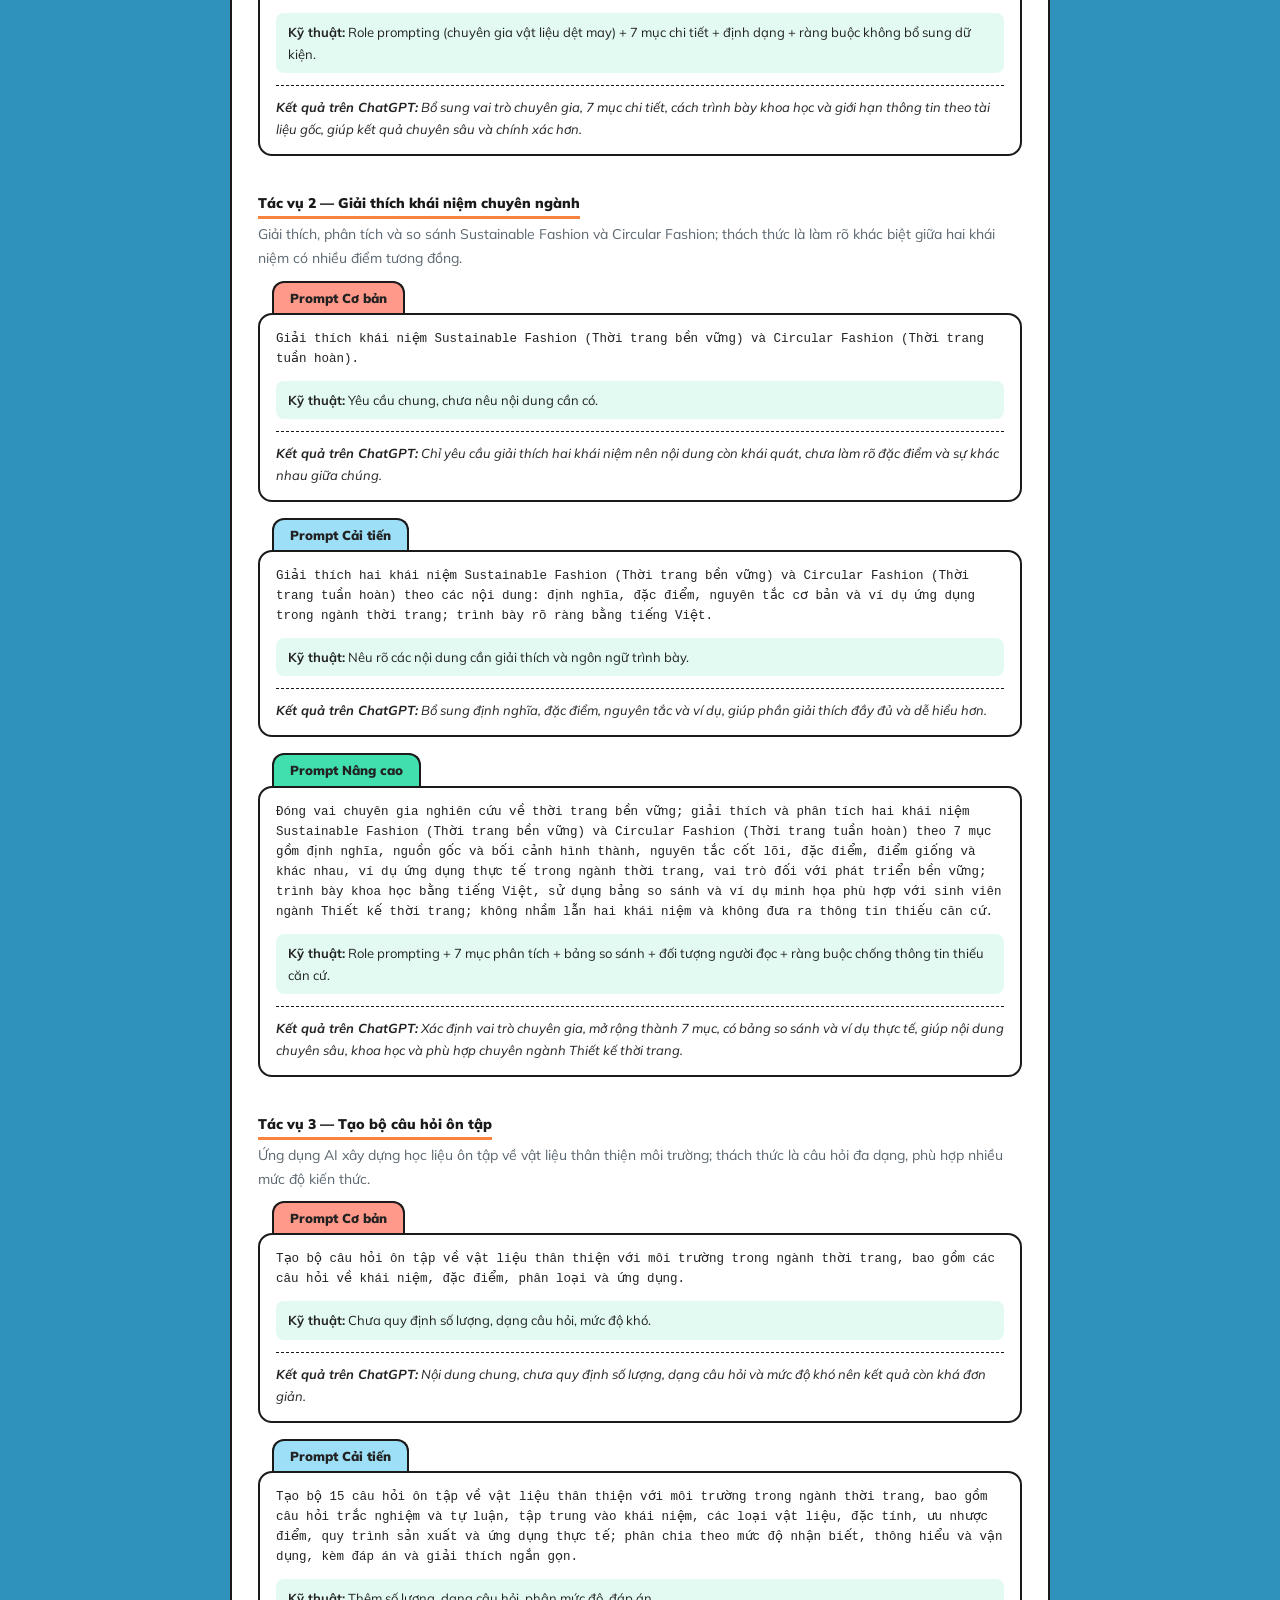
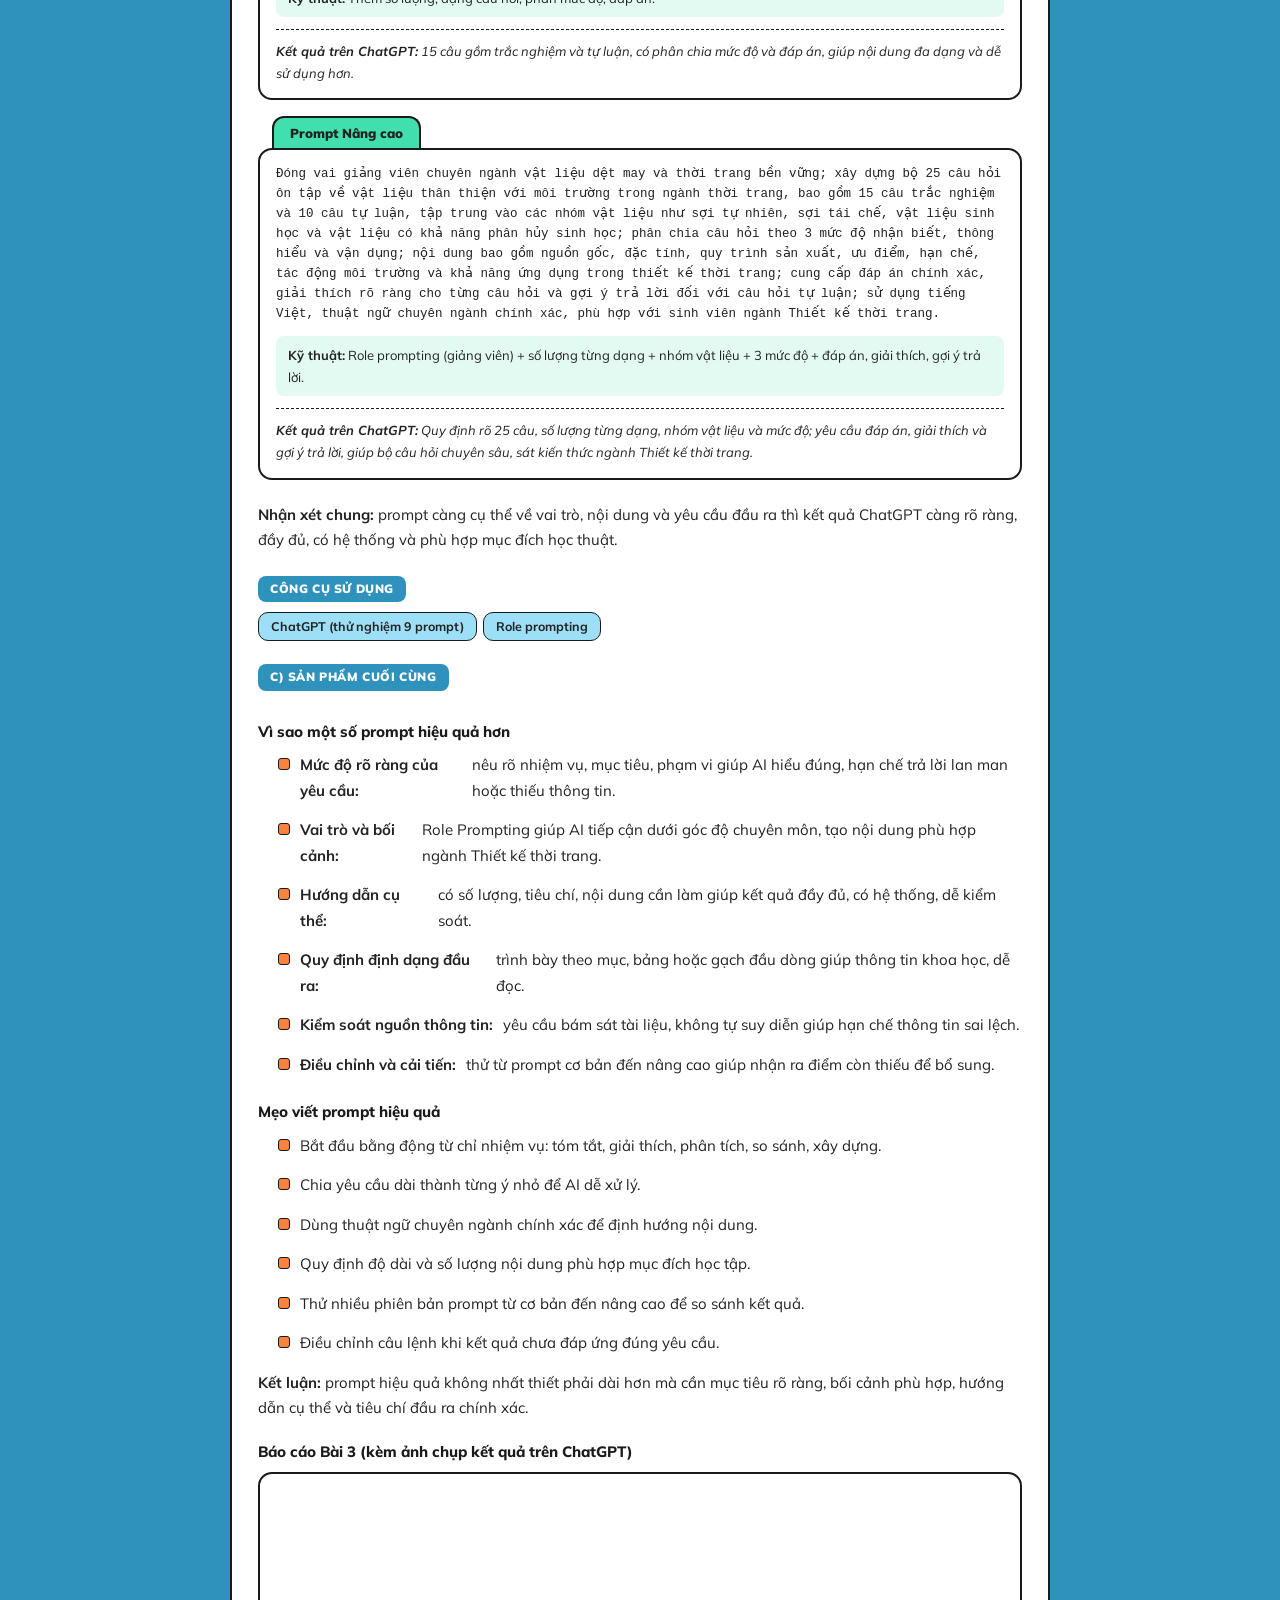
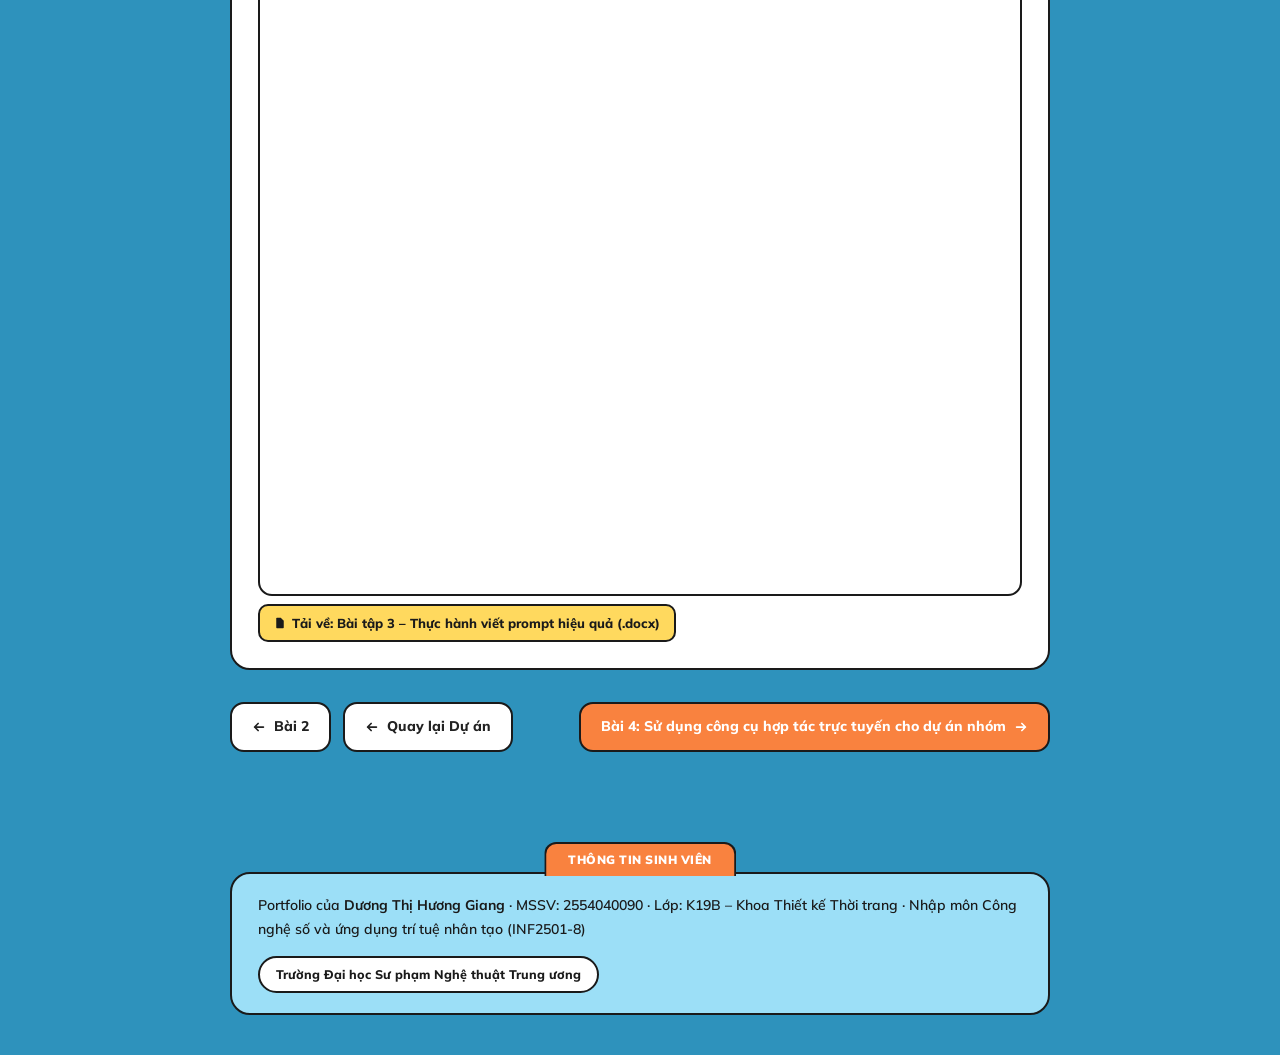
<file: bai-3.html>
<!doctype html>
<html lang="vi">
<head>
<meta charset="utf-8">
<meta name="viewport" content="width=device-width, initial-scale=1">
<title>Bài 3 – Viết Prompt hiệu quả cho các tác vụ học tập · Portfolio Dương Thị Hương Giang</title>
<meta name="description" content="Phát triển kỹ năng viết prompt hiệu quả để tận dụng tối đa khả năng của các mô hình ngôn ngữ lớn trong học tập.">
<link rel="preconnect" href="https://fonts.googleapis.com">
<link rel="preconnect" href="https://fonts.gstatic.com" crossorigin>
<link href="https://fonts.googleapis.com/css2?family=Mulish:ital,wght@0,400;0,500;0,600;0,700;0,800;0,900;1,400;1,600&display=swap" rel="stylesheet">
<link rel="stylesheet" href="assets/style.css?v=1795311293">
<link rel="icon" href="data:image/svg+xml,%3Csvg xmlns='http://www.w3.org/2000/svg' viewBox='0 0 32 32'%3E%3Crect width='32' height='32' rx='8' fill='%231d9e75'/%3E%3Ctext x='16' y='21' font-family='Georgia' font-size='14' font-weight='700' fill='white' text-anchor='middle'%3EHG%3C/text%3E%3C/svg%3E">
</head>
<body>
<header class="site-header">
  <nav class="nav" aria-label="Điều hướng chính">
    <a class="brand" href="index.html">Port<span>folio</span></a>
    <button class="menu-toggle" aria-label="Mở menu" aria-expanded="false"><span></span></button>
    <ul class="menu">
      <li><a href="index.html">Giới thiệu</a></li>
      <li class="has-sub is-active"><a href="projects.html">Dự án <svg class="caret" viewBox="0 0 10 10" fill="none" stroke="currentColor" stroke-width="1.6"><path d="M2 3.5l3 3 3-3"/></svg></a>
        <ul class="submenu"><li><a href="bai-1.html"><span class="num">1</span><span class="t">Thao tác cơ bản với tệp tin và thư mục</span></a></li><li><a href="bai-2.html"><span class="num">2</span><span class="t">Tìm kiếm và đánh giá thông tin học thuật</span></a></li><li><a href="bai-3.html" class=is-active><span class="num">3</span><span class="t">Viết Prompt hiệu quả cho các tác vụ học tập</span></a></li><li><a href="bai-4.html"><span class="num">4</span><span class="t">Sử dụng công cụ hợp tác trực tuyến cho dự án nhóm</span></a></li><li><a href="bai-5.html"><span class="num">5</span><span class="t">Sử dụng AI tạo sinh để hỗ trợ sáng tạo nội dung</span></a></li><li><a href="bai-6.html"><span class="num">6</span><span class="t">Sử dụng AI có trách nhiệm trong học tập và nghiên cứu</span></a></li></ul>
      </li>
      <li><a href="conclusion.html">Tổng kết</a></li>
    </ul>
  </nav>
</header>
<main>
<section class="page-head">
  <div class="inner">
    <div class="crumbs"><a href="projects.html">II. Dự án</a> / Bài 3</div>
    <h2>Bài 3. Viết Prompt hiệu quả cho các tác vụ học tập</h2>
    <p>Chương 3: Tổng quan về trí tuệ nhân tạo</p>
  </div>
</section>
<div class="wrap-col">
<article class="project-card reveal">
  <div class="project-card-header">
    <div class="bai-badge">3</div>
    <div class="project-title-wrap">
      <div class="project-subject">Bài tập 3 · Chương 3 · Mục 3.4</div>
      <div class="project-title">Viết Prompt hiệu quả cho các tác vụ học tập</div>
    </div>
    <span class="status-badge status-done">Hoàn thành</span>
  </div>
  <div class="project-body">
    <div class="project-section"><div class="project-section-label">a) Mục tiêu bài tập</div><p>Phát triển kỹ năng viết prompt hiệu quả để khai thác mô hình ngôn ngữ lớn trong học tập. Với 3 tác vụ về thời trang bền vững và chất liệu thân thiện môi trường, mỗi tác vụ viết 3 phiên bản prompt (cơ bản, cải tiến, nâng cao), thử nghiệm trên ChatGPT, so sánh kết quả và rút ra mẹo viết prompt.</p></div>
    <div class="project-section"><div class="project-section-label">b) Tóm tắt quá trình thực hiện</div><p>Thiết kế 3 cấp độ prompt cho 3 tác vụ: tóm tắt bài báo <i>Natural Fibers Towards Fashion Sustainability: A Review of Raw Materials, Production, Application, and Perspective</i>, giải thích hai khái niệm Sustainable Fashion và Circular Fashion, tạo bộ câu hỏi ôn tập về vật liệu thân thiện môi trường. Chạy từng prompt trên <strong>ChatGPT</strong>, chụp màn hình kết quả làm minh chứng và so sánh.</p>
<p><strong>Kỹ thuật chính:</strong> Role prompting (đóng vai chuyên gia / giảng viên) kết hợp yêu cầu chi tiết về số mục, định dạng và ràng buộc nguồn thông tin.</p>
<div class="task-label">Tác vụ 1 — Tóm tắt bài báo học thuật</div><p class="task-goal">Rèn luyện kỹ năng dùng AI để tổng hợp, hệ thống hóa thông tin học thuật; thách thức là chắt lọc nội dung cốt lõi mà vẫn chính xác.</p><div class="prompt-grid"><div class="prompt-col p-basic"><div class="prompt-head">Prompt Cơ bản</div><div class="prompt-box"><div class="prompt-text">Tóm tắt bài báo Natural Fibers Towards Fashion Sustainability: A Review of Raw Materials, Production, Application, and Perspective</div><div class="prompt-tech"><strong>Kỹ thuật:</strong> Yêu cầu ngắn, chưa có bố cục.</div><div class="prompt-result"><strong>Kết quả trên ChatGPT:</strong> Câu lệnh chỉ yêu cầu tóm tắt nên nội dung nhận được còn khá chung chung, chưa có bố cục cụ thể.</div></div></div><div class="prompt-col p-better"><div class="prompt-head">Prompt Cải tiến</div><div class="prompt-box"><div class="prompt-text">Tóm tắt bài báo Natural Fibers Towards Fashion Sustainability: A Review of Raw Materials, Production, Application, and Perspective theo 5 mục: giới thiệu nghiên cứu, các loại sợi tự nhiên, quy trình sản xuất, ứng dụng trong ngành thời trang, triển vọng phát triển bền vững.</div><div class="prompt-tech"><strong>Kỹ thuật:</strong> Xác định rõ các mục nội dung cần có.</div><div class="prompt-result"><strong>Kết quả trên ChatGPT:</strong> Đã xác định rõ 5 mục nội dung, giúp kết quả đầy đủ, có hệ thống và dễ theo dõi hơn.</div></div></div><div class="prompt-col p-best"><div class="prompt-head">Prompt Nâng cao</div><div class="prompt-box"><div class="prompt-text">Đóng vai chuyên gia nghiên cứu về vật liệu dệt may và thời trang bền vững; tóm tắt bài báo Natural Fibers Towards Fashion Sustainability: A Review of Raw Materials, Production, Application, and Perspective theo 7 mục gồm thông tin chung, mục tiêu nghiên cứu, các loại nguyên liệu sợi tự nhiên, quy trình sản xuất, ứng dụng trong ngành thời trang, lợi ích và hạn chế, triển vọng phát triển; trình bày khoa học bằng tiếng Việt, sử dụng gạch đầu dòng và có kết luận ngắn; không bổ sung dữ kiện không có trong tài liệu.</div><div class="prompt-tech"><strong>Kỹ thuật:</strong> Role prompting (chuyên gia vật liệu dệt may) + 7 mục chi tiết + định dạng + ràng buộc không bổ sung dữ kiện.</div><div class="prompt-result"><strong>Kết quả trên ChatGPT:</strong> Bổ sung vai trò chuyên gia, 7 mục chi tiết, cách trình bày khoa học và giới hạn thông tin theo tài liệu gốc, giúp kết quả chuyên sâu và chính xác hơn.</div></div></div></div><div class="task-label">Tác vụ 2 — Giải thích khái niệm chuyên ngành</div><p class="task-goal">Giải thích, phân tích và so sánh Sustainable Fashion và Circular Fashion; thách thức là làm rõ khác biệt giữa hai khái niệm có nhiều điểm tương đồng.</p><div class="prompt-grid"><div class="prompt-col p-basic"><div class="prompt-head">Prompt Cơ bản</div><div class="prompt-box"><div class="prompt-text">Giải thích khái niệm Sustainable Fashion (Thời trang bền vững) và Circular Fashion (Thời trang tuần hoàn).</div><div class="prompt-tech"><strong>Kỹ thuật:</strong> Yêu cầu chung, chưa nêu nội dung cần có.</div><div class="prompt-result"><strong>Kết quả trên ChatGPT:</strong> Chỉ yêu cầu giải thích hai khái niệm nên nội dung còn khái quát, chưa làm rõ đặc điểm và sự khác nhau giữa chúng.</div></div></div><div class="prompt-col p-better"><div class="prompt-head">Prompt Cải tiến</div><div class="prompt-box"><div class="prompt-text">Giải thích hai khái niệm Sustainable Fashion (Thời trang bền vững) và Circular Fashion (Thời trang tuần hoàn) theo các nội dung: định nghĩa, đặc điểm, nguyên tắc cơ bản và ví dụ ứng dụng trong ngành thời trang; trình bày rõ ràng bằng tiếng Việt.</div><div class="prompt-tech"><strong>Kỹ thuật:</strong> Nêu rõ các nội dung cần giải thích và ngôn ngữ trình bày.</div><div class="prompt-result"><strong>Kết quả trên ChatGPT:</strong> Bổ sung định nghĩa, đặc điểm, nguyên tắc và ví dụ, giúp phần giải thích đầy đủ và dễ hiểu hơn.</div></div></div><div class="prompt-col p-best"><div class="prompt-head">Prompt Nâng cao</div><div class="prompt-box"><div class="prompt-text">Đóng vai chuyên gia nghiên cứu về thời trang bền vững; giải thích và phân tích hai khái niệm Sustainable Fashion (Thời trang bền vững) và Circular Fashion (Thời trang tuần hoàn) theo 7 mục gồm định nghĩa, nguồn gốc và bối cảnh hình thành, nguyên tắc cốt lõi, đặc điểm, điểm giống và khác nhau, ví dụ ứng dụng thực tế trong ngành thời trang, vai trò đối với phát triển bền vững; trình bày khoa học bằng tiếng Việt, sử dụng bảng so sánh và ví dụ minh họa phù hợp với sinh viên ngành Thiết kế thời trang; không nhầm lẫn hai khái niệm và không đưa ra thông tin thiếu căn cứ.</div><div class="prompt-tech"><strong>Kỹ thuật:</strong> Role prompting + 7 mục phân tích + bảng so sánh + đối tượng người đọc + ràng buộc chống thông tin thiếu căn cứ.</div><div class="prompt-result"><strong>Kết quả trên ChatGPT:</strong> Xác định vai trò chuyên gia, mở rộng thành 7 mục, có bảng so sánh và ví dụ thực tế, giúp nội dung chuyên sâu, khoa học và phù hợp chuyên ngành Thiết kế thời trang.</div></div></div></div><div class="task-label">Tác vụ 3 — Tạo bộ câu hỏi ôn tập</div><p class="task-goal">Ứng dụng AI xây dựng học liệu ôn tập về vật liệu thân thiện môi trường; thách thức là câu hỏi đa dạng, phù hợp nhiều mức độ kiến thức.</p><div class="prompt-grid"><div class="prompt-col p-basic"><div class="prompt-head">Prompt Cơ bản</div><div class="prompt-box"><div class="prompt-text">Tạo bộ câu hỏi ôn tập về vật liệu thân thiện với môi trường trong ngành thời trang, bao gồm các câu hỏi về khái niệm, đặc điểm, phân loại và ứng dụng.</div><div class="prompt-tech"><strong>Kỹ thuật:</strong> Chưa quy định số lượng, dạng câu hỏi, mức độ khó.</div><div class="prompt-result"><strong>Kết quả trên ChatGPT:</strong> Nội dung chung, chưa quy định số lượng, dạng câu hỏi và mức độ khó nên kết quả còn khá đơn giản.</div></div></div><div class="prompt-col p-better"><div class="prompt-head">Prompt Cải tiến</div><div class="prompt-box"><div class="prompt-text">Tạo bộ 15 câu hỏi ôn tập về vật liệu thân thiện với môi trường trong ngành thời trang, bao gồm câu hỏi trắc nghiệm và tự luận, tập trung vào khái niệm, các loại vật liệu, đặc tính, ưu nhược điểm, quy trình sản xuất và ứng dụng thực tế; phân chia theo mức độ nhận biết, thông hiểu và vận dụng, kèm đáp án và giải thích ngắn gọn.</div><div class="prompt-tech"><strong>Kỹ thuật:</strong> Thêm số lượng, dạng câu hỏi, phân mức độ, đáp án.</div><div class="prompt-result"><strong>Kết quả trên ChatGPT:</strong> 15 câu gồm trắc nghiệm và tự luận, có phân chia mức độ và đáp án, giúp nội dung đa dạng và dễ sử dụng hơn.</div></div></div><div class="prompt-col p-best"><div class="prompt-head">Prompt Nâng cao</div><div class="prompt-box"><div class="prompt-text">Đóng vai giảng viên chuyên ngành vật liệu dệt may và thời trang bền vững; xây dựng bộ 25 câu hỏi ôn tập về vật liệu thân thiện với môi trường trong ngành thời trang, bao gồm 15 câu trắc nghiệm và 10 câu tự luận, tập trung vào các nhóm vật liệu như sợi tự nhiên, sợi tái chế, vật liệu sinh học và vật liệu có khả năng phân hủy sinh học; phân chia câu hỏi theo 3 mức độ nhận biết, thông hiểu và vận dụng; nội dung bao gồm nguồn gốc, đặc tính, quy trình sản xuất, ưu điểm, hạn chế, tác động môi trường và khả năng ứng dụng trong thiết kế thời trang; cung cấp đáp án chính xác, giải thích rõ ràng cho từng câu hỏi và gợi ý trả lời đối với câu hỏi tự luận; sử dụng tiếng Việt, thuật ngữ chuyên ngành chính xác, phù hợp với sinh viên ngành Thiết kế thời trang.</div><div class="prompt-tech"><strong>Kỹ thuật:</strong> Role prompting (giảng viên) + số lượng từng dạng + nhóm vật liệu + 3 mức độ + đáp án, giải thích, gợi ý trả lời.</div><div class="prompt-result"><strong>Kết quả trên ChatGPT:</strong> Quy định rõ 25 câu, số lượng từng dạng, nhóm vật liệu và mức độ; yêu cầu đáp án, giải thích và gợi ý trả lời, giúp bộ câu hỏi chuyên sâu, sát kiến thức ngành Thiết kế thời trang.</div></div></div></div>
<p><strong>Nhận xét chung:</strong> prompt càng cụ thể về vai trò, nội dung và yêu cầu đầu ra thì kết quả ChatGPT càng rõ ràng, đầy đủ, có hệ thống và phù hợp mục đích học thuật.</p></div>
    <div class="project-section"><div class="project-section-label">Công cụ sử dụng</div><div class="tools-row"><span class="tool-tag">ChatGPT (thử nghiệm 9 prompt)</span><span class="tool-tag">Role prompting</span></div></div>
    <div class="project-section"><div class="project-section-label">c) Sản phẩm cuối cùng</div><h3>Vì sao một số prompt hiệu quả hơn</h3>
<ul class="goal-list"><li><b>Mức độ rõ ràng của yêu cầu:</b> nêu rõ nhiệm vụ, mục tiêu, phạm vi giúp AI hiểu đúng, hạn chế trả lời lan man hoặc thiếu thông tin.</li><li><b>Vai trò và bối cảnh:</b> Role Prompting giúp AI tiếp cận dưới góc độ chuyên môn, tạo nội dung phù hợp ngành Thiết kế thời trang.</li><li><b>Hướng dẫn cụ thể:</b> có số lượng, tiêu chí, nội dung cần làm giúp kết quả đầy đủ, có hệ thống, dễ kiểm soát.</li><li><b>Quy định định dạng đầu ra:</b> trình bày theo mục, bảng hoặc gạch đầu dòng giúp thông tin khoa học, dễ đọc.</li><li><b>Kiểm soát nguồn thông tin:</b> yêu cầu bám sát tài liệu, không tự suy diễn giúp hạn chế thông tin sai lệch.</li><li><b>Điều chỉnh và cải tiến:</b> thử từ prompt cơ bản đến nâng cao giúp nhận ra điểm còn thiếu để bổ sung.</li></ul>
<h3>Mẹo viết prompt hiệu quả</h3>
<ul class="goal-list"><li>Bắt đầu bằng động từ chỉ nhiệm vụ: tóm tắt, giải thích, phân tích, so sánh, xây dựng.</li><li>Chia yêu cầu dài thành từng ý nhỏ để AI dễ xử lý.</li><li>Dùng thuật ngữ chuyên ngành chính xác để định hướng nội dung.</li><li>Quy định độ dài và số lượng nội dung phù hợp mục đích học tập.</li><li>Thử nhiều phiên bản prompt từ cơ bản đến nâng cao để so sánh kết quả.</li><li>Điều chỉnh câu lệnh khi kết quả chưa đáp ứng đúng yêu cầu.</li></ul>
<p><strong>Kết luận:</strong> prompt hiệu quả không nhất thiết phải dài hơn mà cần mục tiêu rõ ràng, bối cảnh phù hợp, hướng dẫn cụ thể và tiêu chí đầu ra chính xác.</p>
<h3>Báo cáo Bài 3 (kèm ảnh chụp kết quả trên ChatGPT)</h3>
<div class="embed embed-doc"><iframe data-doc="files/Bai3_DuongThiHuongGiang.docx" loading="lazy" title="Bài tập 3 – Thực hành viết prompt hiệu quả"></iframe></div><div class="attach-row"><a class="attach-btn" href="files/Bai3_DuongThiHuongGiang.docx" download><svg viewBox="0 0 16 16" fill="currentColor"><path d="M4 1h5l4 4v9a1 1 0 01-1 1H4a1 1 0 01-1-1V2a1 1 0 011-1z"/></svg> Tải về: Bài tập 3 – Thực hành viết prompt hiệu quả (.docx)</a></div></div>
  </div>
</article>
<nav class="pager" aria-label="Chuyển trang"><a href="bai-2.html"><svg viewBox="0 0 16 16" fill="none" stroke="currentColor" stroke-width="2" stroke-linecap="round" stroke-linejoin="round"><path d="M13 8H3M7 4L3 8l4 4"/></svg> Bài 2</a><a href="projects.html"><svg viewBox="0 0 16 16" fill="none" stroke="currentColor" stroke-width="2" stroke-linecap="round" stroke-linejoin="round"><path d="M13 8H3M7 4L3 8l4 4"/></svg> Quay lại Dự án</a><a class="next" href="bai-4.html">Bài 4: Sử dụng công cụ hợp tác trực tuyến cho dự án nhóm <svg viewBox="0 0 16 16" fill="none" stroke="currentColor" stroke-width="2" stroke-linecap="round" stroke-linejoin="round"><path d="M3 8h10M9 4l4 4-4 4"/></svg></a></nav>
</div>
</main>
<footer class="site-footer">
  <div class="left">Portfolio của <strong>Dương Thị Hương Giang</strong> · MSSV: 2554040090 · Lớp: K19B – Khoa Thiết kế Thời trang · Nhập môn Công nghệ số và ứng dụng trí tuệ nhân tạo (INF2501-8)</div>
  <div class="submit-badge">Trường Đại học Sư phạm Nghệ thuật Trung ương</div>
</footer>
<script src="assets/site.js?v=3"></script>
</body>
</html>
</file>
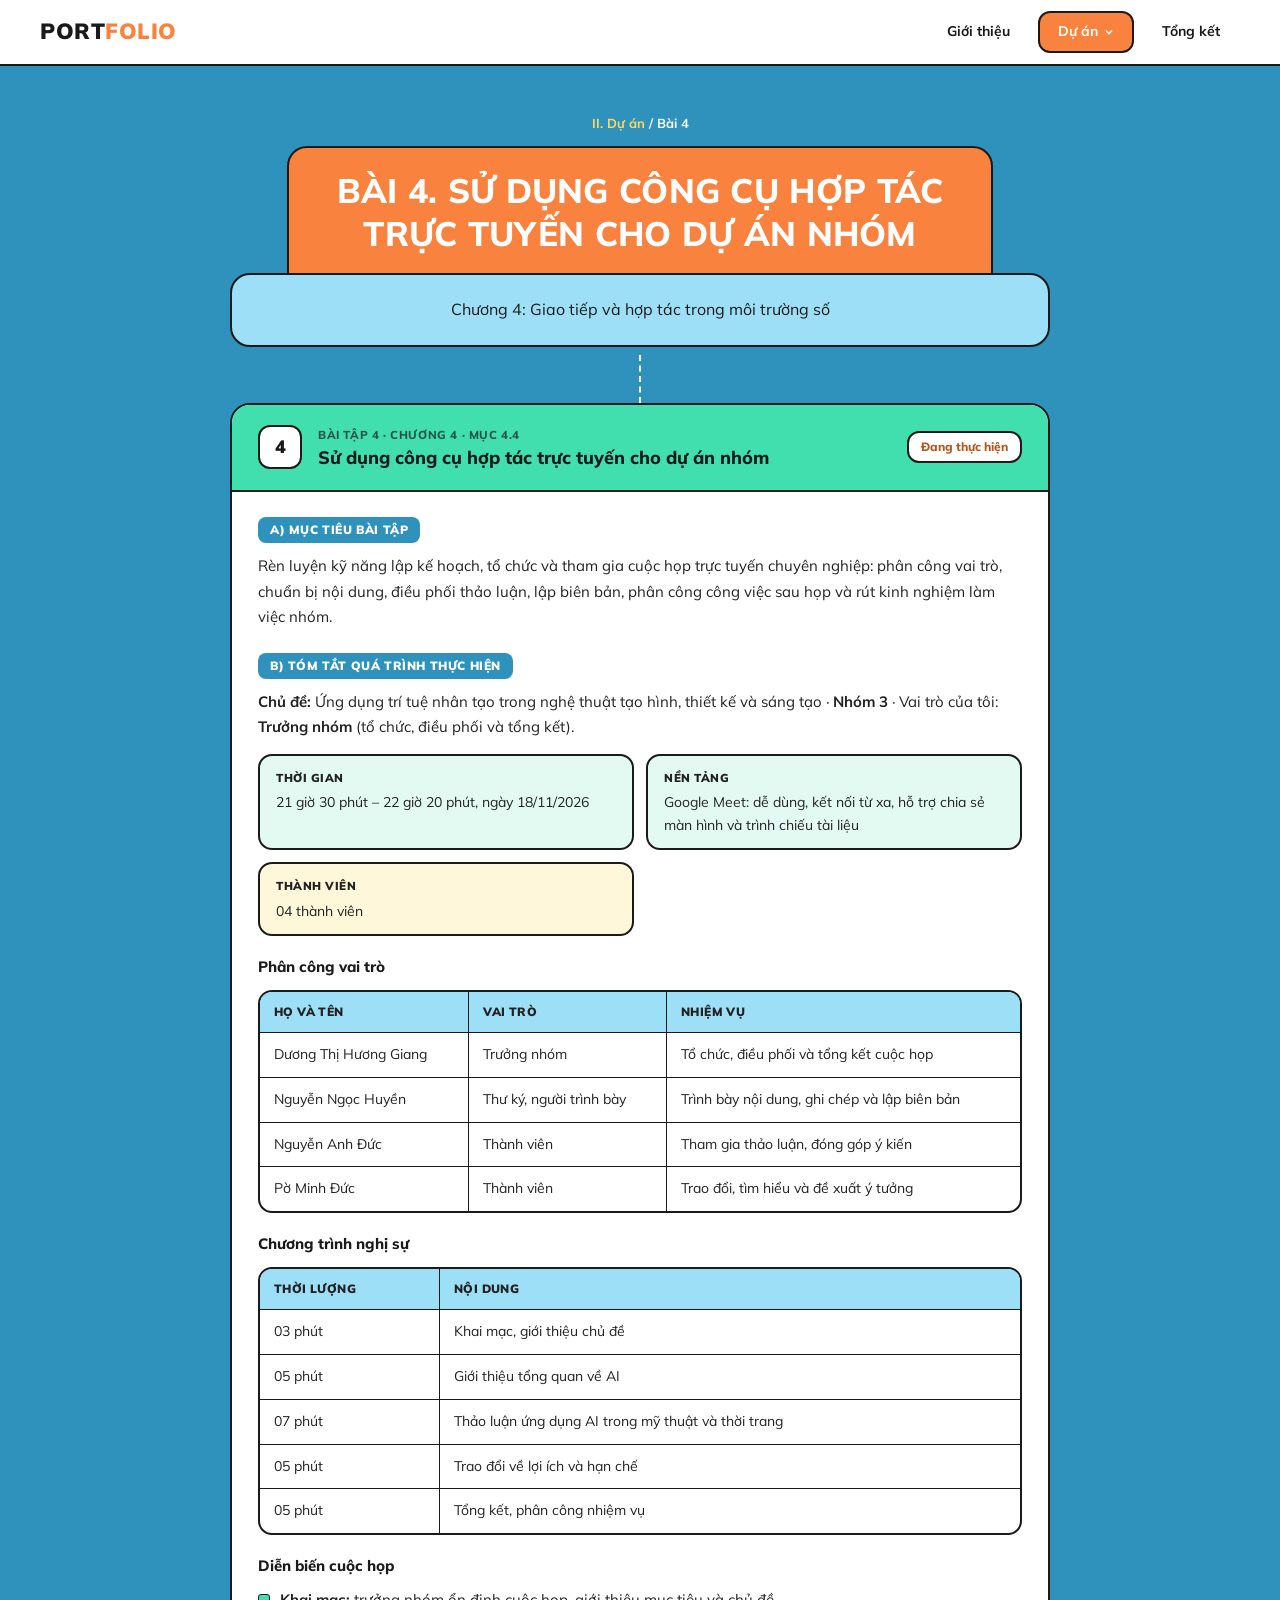
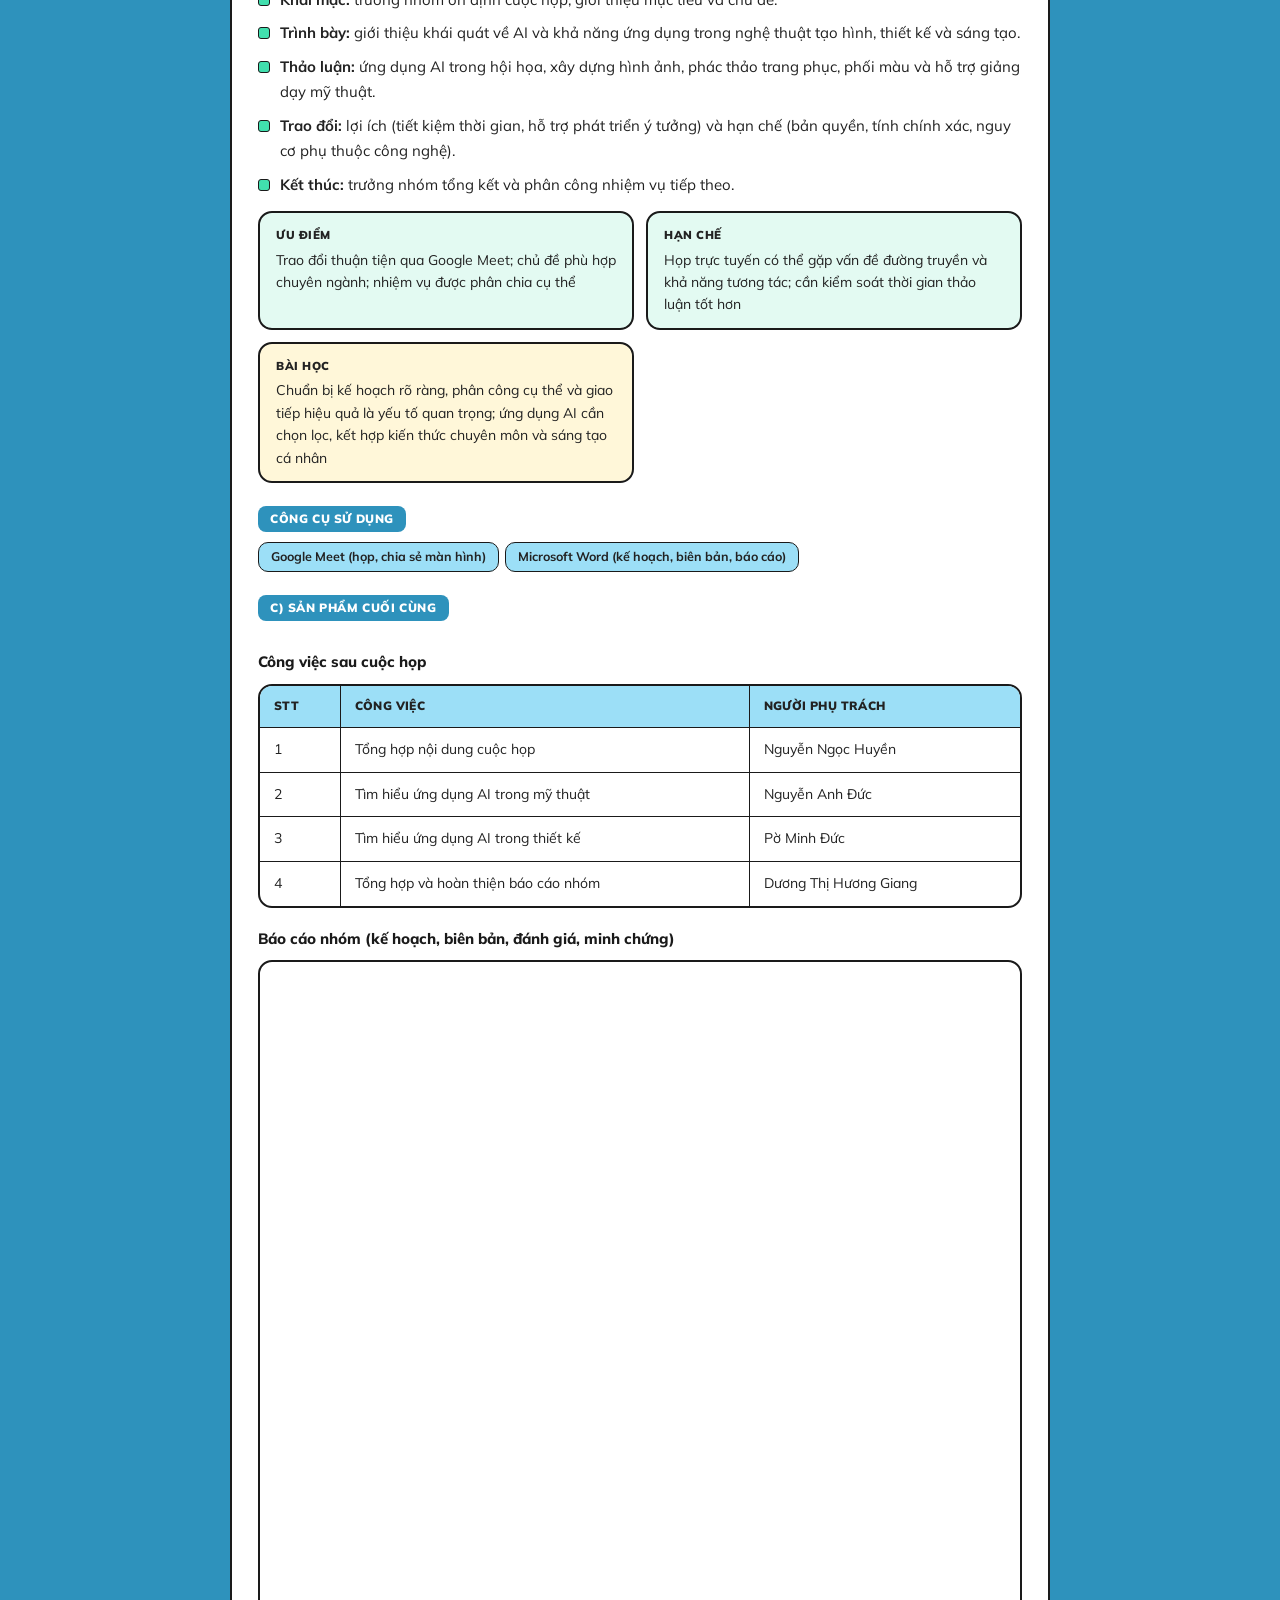
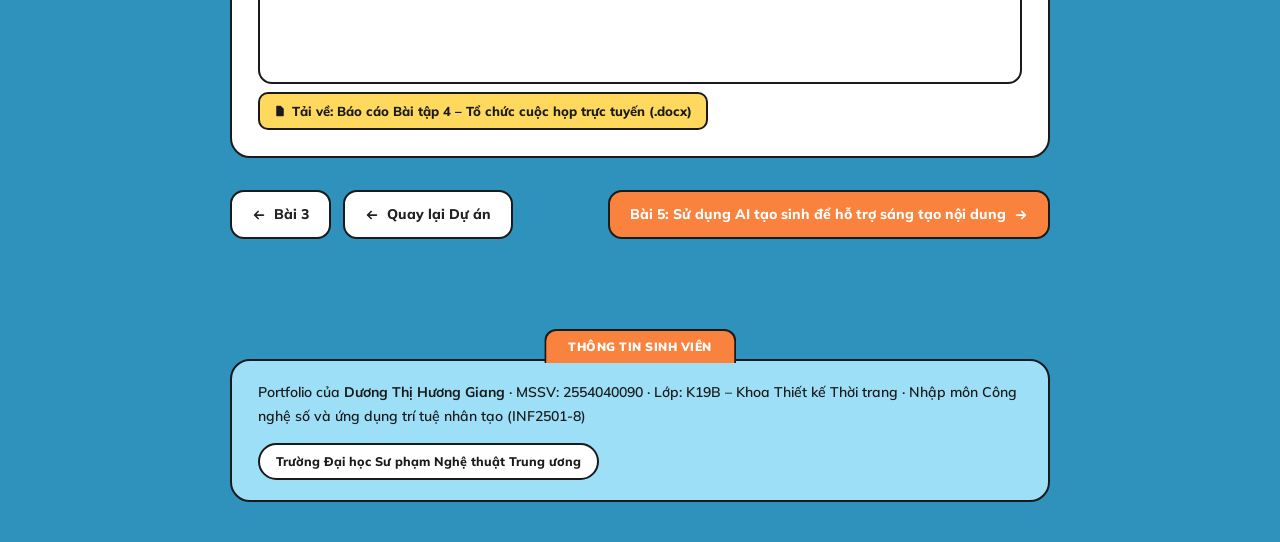
<file: bai-4.html>
<!doctype html>
<html lang="vi">
<head>
<meta charset="utf-8">
<meta name="viewport" content="width=device-width, initial-scale=1">
<title>Bài 4 – Sử dụng công cụ hợp tác trực tuyến cho dự án nhóm · Portfolio Dương Thị Hương Giang</title>
<meta name="description" content="Rèn luyện kỹ năng tổ chức và tham gia cuộc họp trực tuyến chuyên nghiệp, phối hợp công việc nhóm bằng công cụ quản lý dự án.">
<link rel="preconnect" href="https://fonts.googleapis.com">
<link rel="preconnect" href="https://fonts.gstatic.com" crossorigin>
<link href="https://fonts.googleapis.com/css2?family=Mulish:ital,wght@0,400;0,500;0,600;0,700;0,800;0,900;1,400;1,600&display=swap" rel="stylesheet">
<link rel="stylesheet" href="assets/style.css?v=1795311293">
<link rel="icon" href="data:image/svg+xml,%3Csvg xmlns='http://www.w3.org/2000/svg' viewBox='0 0 32 32'%3E%3Crect width='32' height='32' rx='8' fill='%231d9e75'/%3E%3Ctext x='16' y='21' font-family='Georgia' font-size='14' font-weight='700' fill='white' text-anchor='middle'%3EHG%3C/text%3E%3C/svg%3E">
</head>
<body>
<header class="site-header">
  <nav class="nav" aria-label="Điều hướng chính">
    <a class="brand" href="index.html">Port<span>folio</span></a>
    <button class="menu-toggle" aria-label="Mở menu" aria-expanded="false"><span></span></button>
    <ul class="menu">
      <li><a href="index.html">Giới thiệu</a></li>
      <li class="has-sub is-active"><a href="projects.html">Dự án <svg class="caret" viewBox="0 0 10 10" fill="none" stroke="currentColor" stroke-width="1.6"><path d="M2 3.5l3 3 3-3"/></svg></a>
        <ul class="submenu"><li><a href="bai-1.html"><span class="num">1</span><span class="t">Thao tác cơ bản với tệp tin và thư mục</span></a></li><li><a href="bai-2.html"><span class="num">2</span><span class="t">Tìm kiếm và đánh giá thông tin học thuật</span></a></li><li><a href="bai-3.html"><span class="num">3</span><span class="t">Viết Prompt hiệu quả cho các tác vụ học tập</span></a></li><li><a href="bai-4.html" class=is-active><span class="num">4</span><span class="t">Sử dụng công cụ hợp tác trực tuyến cho dự án nhóm</span></a></li><li><a href="bai-5.html"><span class="num">5</span><span class="t">Sử dụng AI tạo sinh để hỗ trợ sáng tạo nội dung</span></a></li><li><a href="bai-6.html"><span class="num">6</span><span class="t">Sử dụng AI có trách nhiệm trong học tập và nghiên cứu</span></a></li></ul>
      </li>
      <li><a href="conclusion.html">Tổng kết</a></li>
    </ul>
  </nav>
</header>
<main>
<section class="page-head">
  <div class="inner">
    <div class="crumbs"><a href="projects.html">II. Dự án</a> / Bài 4</div>
    <h2>Bài 4. Sử dụng công cụ hợp tác trực tuyến cho dự án nhóm</h2>
    <p>Chương 4: Giao tiếp và hợp tác trong môi trường số</p>
  </div>
</section>
<div class="wrap-col">
<article class="project-card reveal">
  <div class="project-card-header">
    <div class="bai-badge">4</div>
    <div class="project-title-wrap">
      <div class="project-subject">Bài tập 4 · Chương 4 · Mục 4.4</div>
      <div class="project-title">Sử dụng công cụ hợp tác trực tuyến cho dự án nhóm</div>
    </div>
    <span class="status-badge status-wip">Đang thực hiện</span>
  </div>
  <div class="project-body">
    <div class="project-section"><div class="project-section-label">a) Mục tiêu bài tập</div><p>Rèn luyện kỹ năng lập kế hoạch, tổ chức và tham gia cuộc họp trực tuyến chuyên nghiệp: phân công vai trò, chuẩn bị nội dung, điều phối thảo luận, lập biên bản, phân công công việc sau họp và rút kinh nghiệm làm việc nhóm.</p></div>
    <div class="project-section"><div class="project-section-label">b) Tóm tắt quá trình thực hiện</div><p><strong>Chủ đề:</strong> Ứng dụng trí tuệ nhân tạo trong nghệ thuật tạo hình, thiết kế và sáng tạo · <strong>Nhóm 3</strong> · Vai trò của tôi: <strong>Trưởng nhóm</strong> (tổ chức, điều phối và tổng kết).</p>
<dl class="kv"><div><dt>Thời gian</dt><dd>21 giờ 30 phút – 22 giờ 20 phút, ngày 18/11/2026</dd></div><div><dt>Nền tảng</dt><dd>Google Meet: dễ dùng, kết nối từ xa, hỗ trợ chia sẻ màn hình và trình chiếu tài liệu</dd></div><div><dt>Thành viên</dt><dd>04 thành viên</dd></div></dl>
<h3>Phân công vai trò</h3>
<div class="table-wrap"><table><thead><tr><th>Họ và tên</th><th>Vai trò</th><th>Nhiệm vụ</th></tr></thead><tbody><tr><td>Dương Thị Hương Giang</td><td>Trưởng nhóm</td><td>Tổ chức, điều phối và tổng kết cuộc họp</td></tr><tr><td>Nguyễn Ngọc Huyền</td><td>Thư ký, người trình bày</td><td>Trình bày nội dung, ghi chép và lập biên bản</td></tr><tr><td>Nguyễn Anh Đức</td><td>Thành viên</td><td>Tham gia thảo luận, đóng góp ý kiến</td></tr><tr><td>Pờ Minh Đức</td><td>Thành viên</td><td>Trao đổi, tìm hiểu và đề xuất ý tưởng</td></tr></tbody></table></div>
<h3>Chương trình nghị sự</h3>
<div class="table-wrap"><table><thead><tr><th>Thời lượng</th><th>Nội dung</th></tr></thead><tbody><tr><td>03 phút</td><td>Khai mạc, giới thiệu chủ đề</td></tr><tr><td>05 phút</td><td>Giới thiệu tổng quan về AI</td></tr><tr><td>07 phút</td><td>Thảo luận ứng dụng AI trong mỹ thuật và thời trang</td></tr><tr><td>05 phút</td><td>Trao đổi về lợi ích và hạn chế</td></tr><tr><td>05 phút</td><td>Tổng kết, phân công nhiệm vụ</td></tr></tbody></table></div>
<h3>Diễn biến cuộc họp</h3>
<ul class="steps">
<li><div><b>Khai mạc:</b> trưởng nhóm ổn định cuộc họp, giới thiệu mục tiêu và chủ đề.</div></li>
<li><div><b>Trình bày:</b> giới thiệu khái quát về AI và khả năng ứng dụng trong nghệ thuật tạo hình, thiết kế và sáng tạo.</div></li>
<li><div><b>Thảo luận:</b> ứng dụng AI trong hội họa, xây dựng hình ảnh, phác thảo trang phục, phối màu và hỗ trợ giảng dạy mỹ thuật.</div></li>
<li><div><b>Trao đổi:</b> lợi ích (tiết kiệm thời gian, hỗ trợ phát triển ý tưởng) và hạn chế (bản quyền, tính chính xác, nguy cơ phụ thuộc công nghệ).</div></li>
<li><div><b>Kết thúc:</b> trưởng nhóm tổng kết và phân công nhiệm vụ tiếp theo.</div></li>
</ul>
<dl class="kv"><div><dt>Ưu điểm</dt><dd>Trao đổi thuận tiện qua Google Meet; chủ đề phù hợp chuyên ngành; nhiệm vụ được phân chia cụ thể</dd></div><div><dt>Hạn chế</dt><dd>Họp trực tuyến có thể gặp vấn đề đường truyền và khả năng tương tác; cần kiểm soát thời gian thảo luận tốt hơn</dd></div><div><dt>Bài học</dt><dd>Chuẩn bị kế hoạch rõ ràng, phân công cụ thể và giao tiếp hiệu quả là yếu tố quan trọng; ứng dụng AI cần chọn lọc, kết hợp kiến thức chuyên môn và sáng tạo cá nhân</dd></div></dl></div>
    <div class="project-section"><div class="project-section-label">Công cụ sử dụng</div><div class="tools-row"><span class="tool-tag">Google Meet (họp, chia sẻ màn hình)</span><span class="tool-tag">Microsoft Word (kế hoạch, biên bản, báo cáo)</span></div></div>
    <div class="project-section"><div class="project-section-label">c) Sản phẩm cuối cùng</div><h3>Công việc sau cuộc họp</h3>
<div class="table-wrap"><table><thead><tr><th>STT</th><th>Công việc</th><th>Người phụ trách</th></tr></thead><tbody><tr><td>1</td><td>Tổng hợp nội dung cuộc họp</td><td>Nguyễn Ngọc Huyền</td></tr><tr><td>2</td><td>Tìm hiểu ứng dụng AI trong mỹ thuật</td><td>Nguyễn Anh Đức</td></tr><tr><td>3</td><td>Tìm hiểu ứng dụng AI trong thiết kế</td><td>Pờ Minh Đức</td></tr><tr><td>4</td><td>Tổng hợp và hoàn thiện báo cáo nhóm</td><td>Dương Thị Hương Giang</td></tr></tbody></table></div>
<h3>Báo cáo nhóm (kế hoạch, biên bản, đánh giá, minh chứng)</h3>
<div class="embed embed-doc"><iframe data-doc="files/Bai4_DuongThiHuongGiang.docx" loading="lazy" title="Báo cáo Bài tập 4 – Tổ chức cuộc họp trực tuyến"></iframe></div><div class="attach-row"><a class="attach-btn" href="files/Bai4_DuongThiHuongGiang.docx" download><svg viewBox="0 0 16 16" fill="currentColor"><path d="M4 1h5l4 4v9a1 1 0 01-1 1H4a1 1 0 01-1-1V2a1 1 0 011-1z"/></svg> Tải về: Báo cáo Bài tập 4 – Tổ chức cuộc họp trực tuyến (.docx)</a></div>
</div>
  </div>
</article>
<nav class="pager" aria-label="Chuyển trang"><a href="bai-3.html"><svg viewBox="0 0 16 16" fill="none" stroke="currentColor" stroke-width="2" stroke-linecap="round" stroke-linejoin="round"><path d="M13 8H3M7 4L3 8l4 4"/></svg> Bài 3</a><a href="projects.html"><svg viewBox="0 0 16 16" fill="none" stroke="currentColor" stroke-width="2" stroke-linecap="round" stroke-linejoin="round"><path d="M13 8H3M7 4L3 8l4 4"/></svg> Quay lại Dự án</a><a class="next" href="bai-5.html">Bài 5: Sử dụng AI tạo sinh để hỗ trợ sáng tạo nội dung <svg viewBox="0 0 16 16" fill="none" stroke="currentColor" stroke-width="2" stroke-linecap="round" stroke-linejoin="round"><path d="M3 8h10M9 4l4 4-4 4"/></svg></a></nav>
</div>
</main>
<footer class="site-footer">
  <div class="left">Portfolio của <strong>Dương Thị Hương Giang</strong> · MSSV: 2554040090 · Lớp: K19B – Khoa Thiết kế Thời trang · Nhập môn Công nghệ số và ứng dụng trí tuệ nhân tạo (INF2501-8)</div>
  <div class="submit-badge">Trường Đại học Sư phạm Nghệ thuật Trung ương</div>
</footer>
<script src="assets/site.js?v=3"></script>
</body>
</html>
</file>
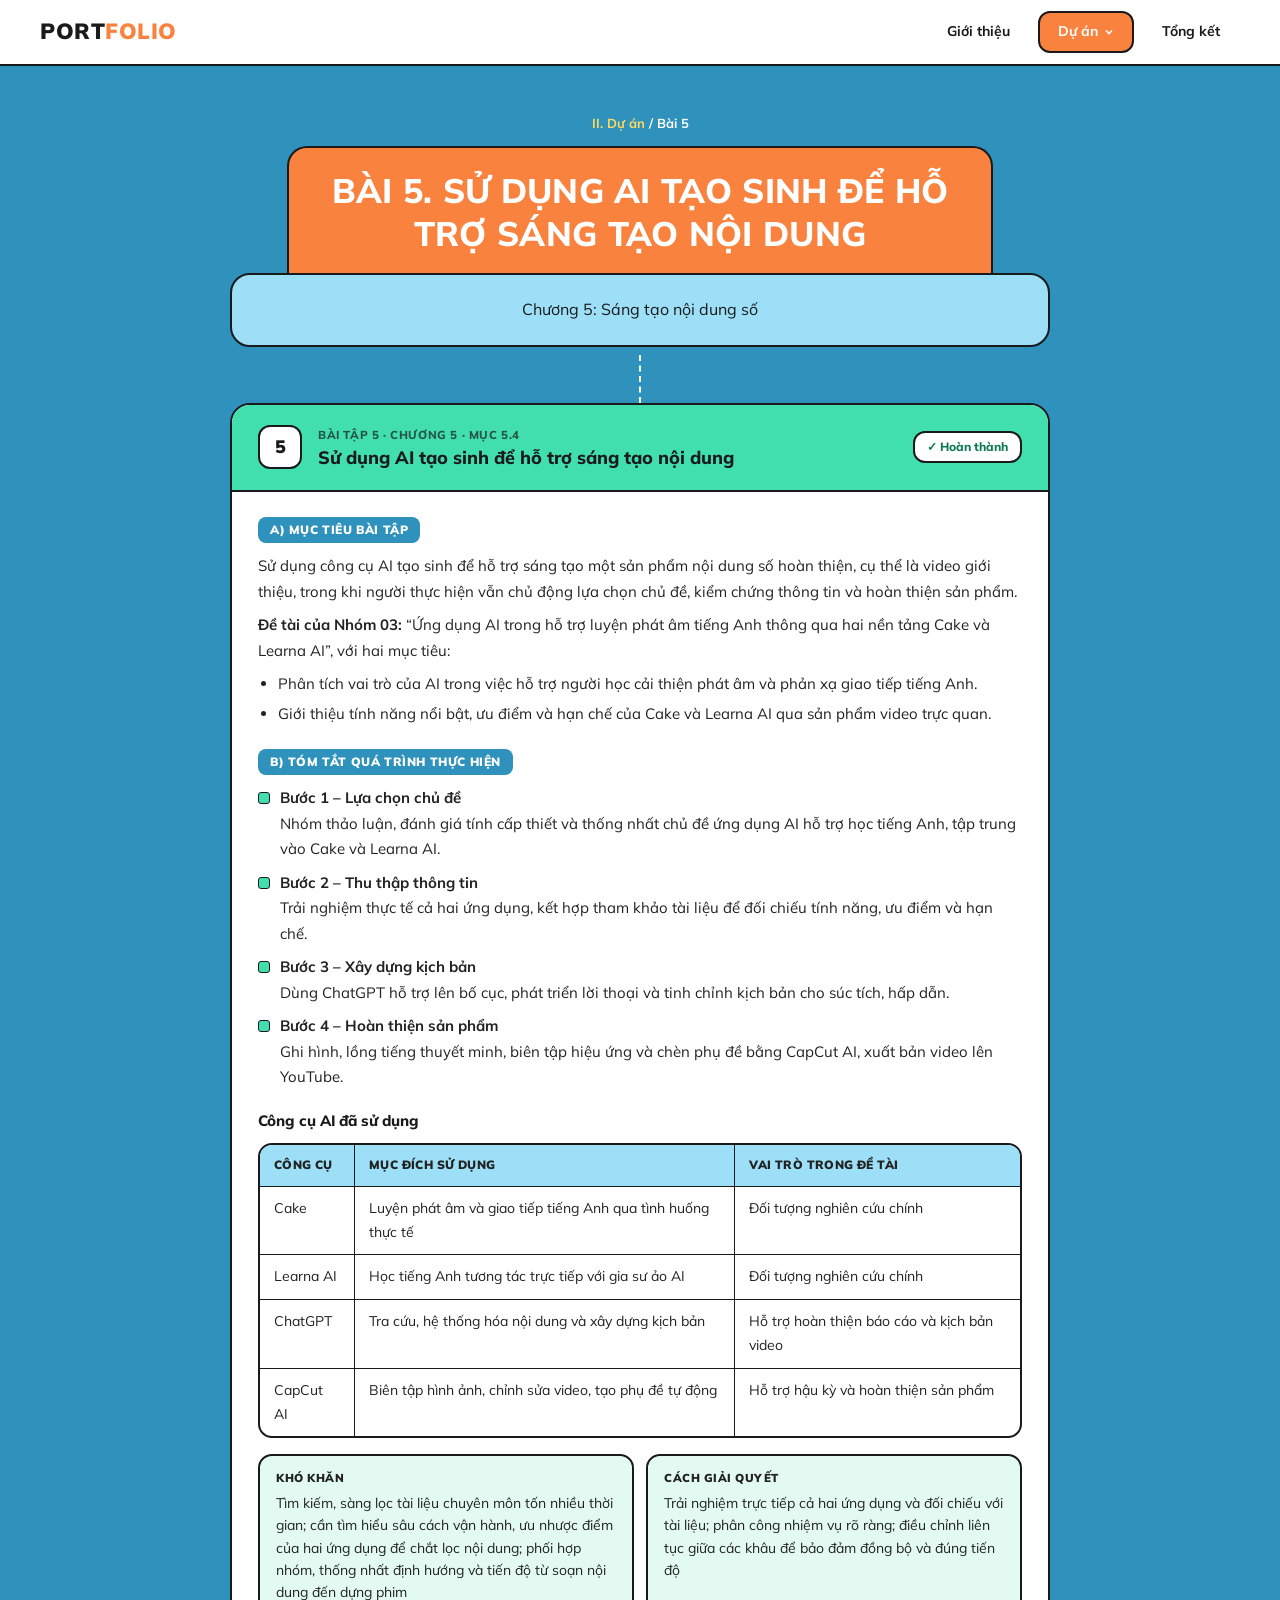
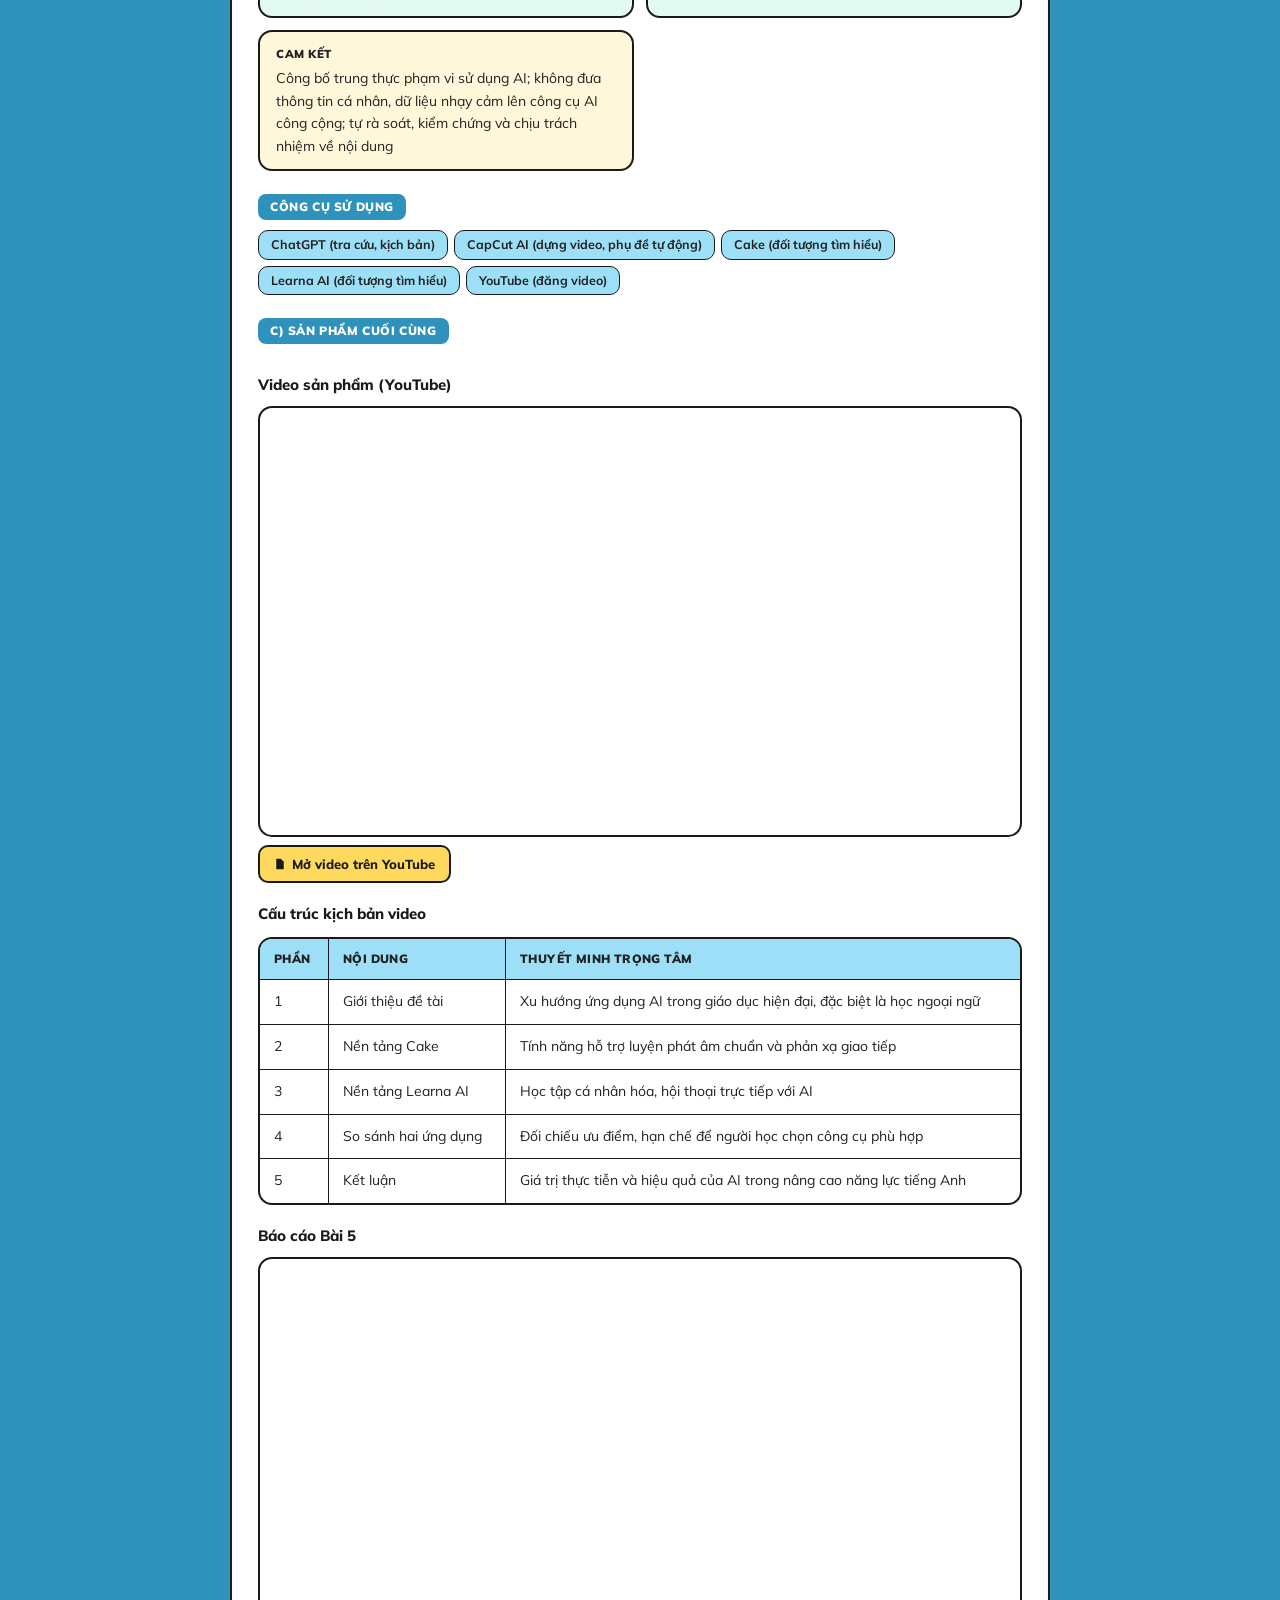
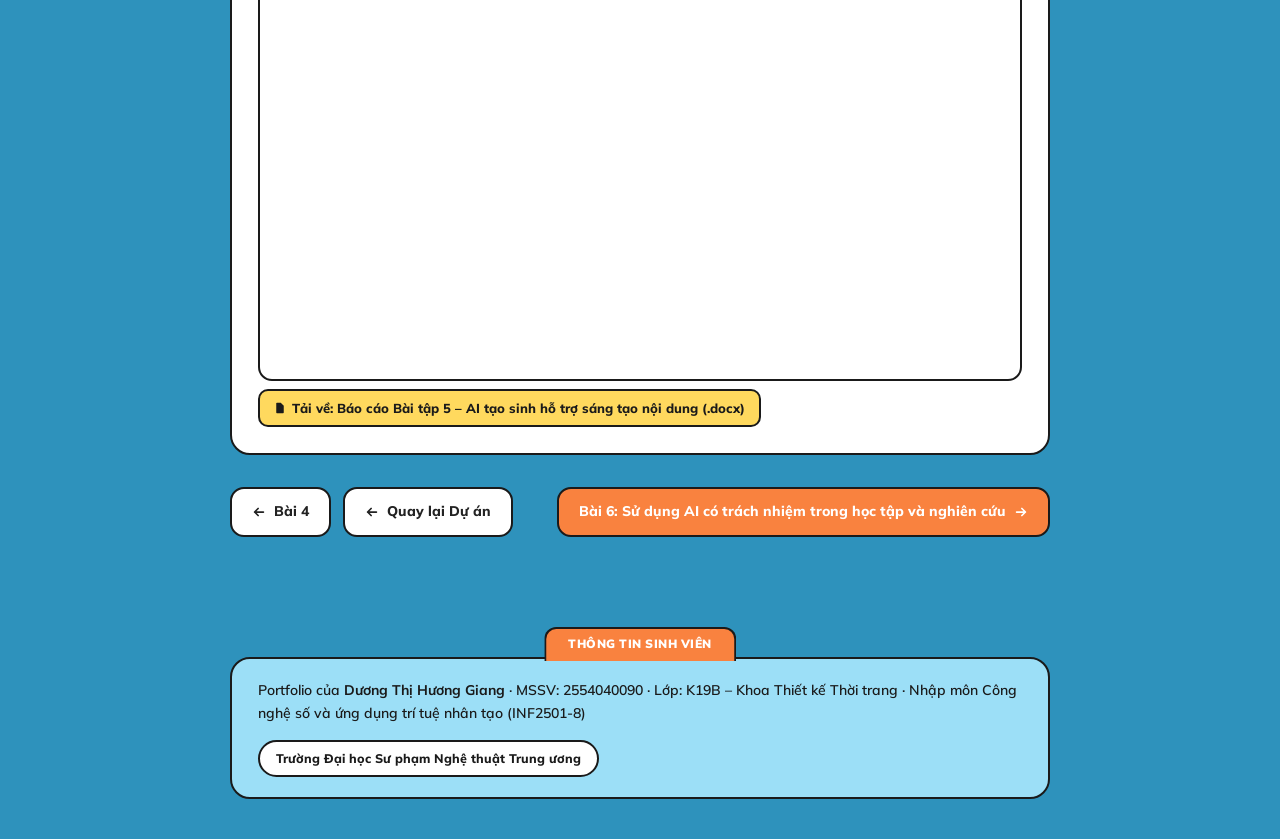
<file: bai-5.html>
<!doctype html>
<html lang="vi">
<head>
<meta charset="utf-8">
<meta name="viewport" content="width=device-width, initial-scale=1">
<title>Bài 5 – Sử dụng AI tạo sinh để hỗ trợ sáng tạo nội dung · Portfolio Dương Thị Hương Giang</title>
<meta name="description" content="Thành thạo việc sử dụng các công cụ AI tạo sinh để hỗ trợ quá trình sáng tạo nội dung số.">
<link rel="preconnect" href="https://fonts.googleapis.com">
<link rel="preconnect" href="https://fonts.gstatic.com" crossorigin>
<link href="https://fonts.googleapis.com/css2?family=Mulish:ital,wght@0,400;0,500;0,600;0,700;0,800;0,900;1,400;1,600&display=swap" rel="stylesheet">
<link rel="stylesheet" href="assets/style.css?v=1795311293">
<link rel="icon" href="data:image/svg+xml,%3Csvg xmlns='http://www.w3.org/2000/svg' viewBox='0 0 32 32'%3E%3Crect width='32' height='32' rx='8' fill='%231d9e75'/%3E%3Ctext x='16' y='21' font-family='Georgia' font-size='14' font-weight='700' fill='white' text-anchor='middle'%3EHG%3C/text%3E%3C/svg%3E">
</head>
<body>
<header class="site-header">
  <nav class="nav" aria-label="Điều hướng chính">
    <a class="brand" href="index.html">Port<span>folio</span></a>
    <button class="menu-toggle" aria-label="Mở menu" aria-expanded="false"><span></span></button>
    <ul class="menu">
      <li><a href="index.html">Giới thiệu</a></li>
      <li class="has-sub is-active"><a href="projects.html">Dự án <svg class="caret" viewBox="0 0 10 10" fill="none" stroke="currentColor" stroke-width="1.6"><path d="M2 3.5l3 3 3-3"/></svg></a>
        <ul class="submenu"><li><a href="bai-1.html"><span class="num">1</span><span class="t">Thao tác cơ bản với tệp tin và thư mục</span></a></li><li><a href="bai-2.html"><span class="num">2</span><span class="t">Tìm kiếm và đánh giá thông tin học thuật</span></a></li><li><a href="bai-3.html"><span class="num">3</span><span class="t">Viết Prompt hiệu quả cho các tác vụ học tập</span></a></li><li><a href="bai-4.html"><span class="num">4</span><span class="t">Sử dụng công cụ hợp tác trực tuyến cho dự án nhóm</span></a></li><li><a href="bai-5.html" class=is-active><span class="num">5</span><span class="t">Sử dụng AI tạo sinh để hỗ trợ sáng tạo nội dung</span></a></li><li><a href="bai-6.html"><span class="num">6</span><span class="t">Sử dụng AI có trách nhiệm trong học tập và nghiên cứu</span></a></li></ul>
      </li>
      <li><a href="conclusion.html">Tổng kết</a></li>
    </ul>
  </nav>
</header>
<main>
<section class="page-head">
  <div class="inner">
    <div class="crumbs"><a href="projects.html">II. Dự án</a> / Bài 5</div>
    <h2>Bài 5. Sử dụng AI tạo sinh để hỗ trợ sáng tạo nội dung</h2>
    <p>Chương 5: Sáng tạo nội dung số</p>
  </div>
</section>
<div class="wrap-col">
<article class="project-card reveal">
  <div class="project-card-header">
    <div class="bai-badge">5</div>
    <div class="project-title-wrap">
      <div class="project-subject">Bài tập 5 · Chương 5 · Mục 5.4</div>
      <div class="project-title">Sử dụng AI tạo sinh để hỗ trợ sáng tạo nội dung</div>
    </div>
    <span class="status-badge status-done">Hoàn thành</span>
  </div>
  <div class="project-body">
    <div class="project-section"><div class="project-section-label">a) Mục tiêu bài tập</div><p>Sử dụng công cụ AI tạo sinh để hỗ trợ sáng tạo một sản phẩm nội dung số hoàn thiện, cụ thể là video giới thiệu, trong khi người thực hiện vẫn chủ động lựa chọn chủ đề, kiểm chứng thông tin và hoàn thiện sản phẩm.</p>
<p><strong>Đề tài của Nhóm 03:</strong> “Ứng dụng AI trong hỗ trợ luyện phát âm tiếng Anh thông qua hai nền tảng Cake và Learna AI”, với hai mục tiêu:</p>
<ul><li>Phân tích vai trò của AI trong việc hỗ trợ người học cải thiện phát âm và phản xạ giao tiếp tiếng Anh.</li>
<li>Giới thiệu tính năng nổi bật, ưu điểm và hạn chế của Cake và Learna AI qua sản phẩm video trực quan.</li></ul></div>
    <div class="project-section"><div class="project-section-label">b) Tóm tắt quá trình thực hiện</div><ul class="steps">
<li><div><b>Bước 1 – Lựa chọn chủ đề</b><br>Nhóm thảo luận, đánh giá tính cấp thiết và thống nhất chủ đề ứng dụng AI hỗ trợ học tiếng Anh, tập trung vào Cake và Learna AI.</div></li>
<li><div><b>Bước 2 – Thu thập thông tin</b><br>Trải nghiệm thực tế cả hai ứng dụng, kết hợp tham khảo tài liệu để đối chiếu tính năng, ưu điểm và hạn chế.</div></li>
<li><div><b>Bước 3 – Xây dựng kịch bản</b><br>Dùng ChatGPT hỗ trợ lên bố cục, phát triển lời thoại và tinh chỉnh kịch bản cho súc tích, hấp dẫn.</div></li>
<li><div><b>Bước 4 – Hoàn thiện sản phẩm</b><br>Ghi hình, lồng tiếng thuyết minh, biên tập hiệu ứng và chèn phụ đề bằng CapCut AI, xuất bản video lên YouTube.</div></li>
</ul>
<h3>Công cụ AI đã sử dụng</h3>
<div class="table-wrap"><table><thead><tr><th>Công cụ</th><th>Mục đích sử dụng</th><th>Vai trò trong đề tài</th></tr></thead><tbody><tr><td>Cake</td><td>Luyện phát âm và giao tiếp tiếng Anh qua tình huống thực tế</td><td>Đối tượng nghiên cứu chính</td></tr><tr><td>Learna AI</td><td>Học tiếng Anh tương tác trực tiếp với gia sư ảo AI</td><td>Đối tượng nghiên cứu chính</td></tr><tr><td>ChatGPT</td><td>Tra cứu, hệ thống hóa nội dung và xây dựng kịch bản</td><td>Hỗ trợ hoàn thiện báo cáo và kịch bản video</td></tr><tr><td>CapCut AI</td><td>Biên tập hình ảnh, chỉnh sửa video, tạo phụ đề tự động</td><td>Hỗ trợ hậu kỳ và hoàn thiện sản phẩm</td></tr></tbody></table></div>
<dl class="kv"><div><dt>Khó khăn</dt><dd>Tìm kiếm, sàng lọc tài liệu chuyên môn tốn nhiều thời gian; cần tìm hiểu sâu cách vận hành, ưu nhược điểm của hai ứng dụng để chắt lọc nội dung; phối hợp nhóm, thống nhất định hướng và tiến độ từ soạn nội dung đến dựng phim</dd></div><div><dt>Cách giải quyết</dt><dd>Trải nghiệm trực tiếp cả hai ứng dụng và đối chiếu với tài liệu; phân công nhiệm vụ rõ ràng; điều chỉnh liên tục giữa các khâu để bảo đảm đồng bộ và đúng tiến độ</dd></div><div><dt>Cam kết</dt><dd>Công bố trung thực phạm vi sử dụng AI; không đưa thông tin cá nhân, dữ liệu nhạy cảm lên công cụ AI công cộng; tự rà soát, kiểm chứng và chịu trách nhiệm về nội dung</dd></div></dl></div>
    <div class="project-section"><div class="project-section-label">Công cụ sử dụng</div><div class="tools-row"><span class="tool-tag">ChatGPT (tra cứu, kịch bản)</span><span class="tool-tag">CapCut AI (dựng video, phụ đề tự động)</span><span class="tool-tag">Cake (đối tượng tìm hiểu)</span><span class="tool-tag">Learna AI (đối tượng tìm hiểu)</span><span class="tool-tag">YouTube (đăng video)</span></div></div>
    <div class="project-section"><div class="project-section-label">c) Sản phẩm cuối cùng</div><h3>Video sản phẩm (YouTube)</h3>
<div class="embed"><iframe src="https://www.youtube-nocookie.com/embed/qW69FHn8Ky0" style="aspect-ratio:16/9" loading="lazy" title="Video Bài 5 – Nhóm 03" allow="accelerometer; clipboard-write; encrypted-media; gyroscope; picture-in-picture" allowfullscreen></iframe></div>
<div class="attach-row"><a class="attach-btn" href="https://youtu.be/qW69FHn8Ky0" target="_blank" rel="noopener"><svg viewBox="0 0 16 16" fill="currentColor"><path d="M4 1h5l4 4v9a1 1 0 01-1 1H4a1 1 0 01-1-1V2a1 1 0 011-1z"/></svg> Mở video trên YouTube</a></div>
<h3>Cấu trúc kịch bản video</h3>
<div class="table-wrap"><table><thead><tr><th>Phần</th><th>Nội dung</th><th>Thuyết minh trọng tâm</th></tr></thead><tbody><tr><td>1</td><td>Giới thiệu đề tài</td><td>Xu hướng ứng dụng AI trong giáo dục hiện đại, đặc biệt là học ngoại ngữ</td></tr><tr><td>2</td><td>Nền tảng Cake</td><td>Tính năng hỗ trợ luyện phát âm chuẩn và phản xạ giao tiếp</td></tr><tr><td>3</td><td>Nền tảng Learna AI</td><td>Học tập cá nhân hóa, hội thoại trực tiếp với AI</td></tr><tr><td>4</td><td>So sánh hai ứng dụng</td><td>Đối chiếu ưu điểm, hạn chế để người học chọn công cụ phù hợp</td></tr><tr><td>5</td><td>Kết luận</td><td>Giá trị thực tiễn và hiệu quả của AI trong nâng cao năng lực tiếng Anh</td></tr></tbody></table></div>
<h3>Báo cáo Bài 5</h3>
<div class="embed embed-doc"><iframe data-doc="files/Bai5_DuongThiHuongGiang.docx" loading="lazy" title="Báo cáo Bài tập 5 – AI tạo sinh hỗ trợ sáng tạo nội dung"></iframe></div><div class="attach-row"><a class="attach-btn" href="files/Bai5_DuongThiHuongGiang.docx" download><svg viewBox="0 0 16 16" fill="currentColor"><path d="M4 1h5l4 4v9a1 1 0 01-1 1H4a1 1 0 01-1-1V2a1 1 0 011-1z"/></svg> Tải về: Báo cáo Bài tập 5 – AI tạo sinh hỗ trợ sáng tạo nội dung (.docx)</a></div></div>
  </div>
</article>
<nav class="pager" aria-label="Chuyển trang"><a href="bai-4.html"><svg viewBox="0 0 16 16" fill="none" stroke="currentColor" stroke-width="2" stroke-linecap="round" stroke-linejoin="round"><path d="M13 8H3M7 4L3 8l4 4"/></svg> Bài 4</a><a href="projects.html"><svg viewBox="0 0 16 16" fill="none" stroke="currentColor" stroke-width="2" stroke-linecap="round" stroke-linejoin="round"><path d="M13 8H3M7 4L3 8l4 4"/></svg> Quay lại Dự án</a><a class="next" href="bai-6.html">Bài 6: Sử dụng AI có trách nhiệm trong học tập và nghiên cứu <svg viewBox="0 0 16 16" fill="none" stroke="currentColor" stroke-width="2" stroke-linecap="round" stroke-linejoin="round"><path d="M3 8h10M9 4l4 4-4 4"/></svg></a></nav>
</div>
</main>
<footer class="site-footer">
  <div class="left">Portfolio của <strong>Dương Thị Hương Giang</strong> · MSSV: 2554040090 · Lớp: K19B – Khoa Thiết kế Thời trang · Nhập môn Công nghệ số và ứng dụng trí tuệ nhân tạo (INF2501-8)</div>
  <div class="submit-badge">Trường Đại học Sư phạm Nghệ thuật Trung ương</div>
</footer>
<script src="assets/site.js?v=3"></script>
</body>
</html>
</file>
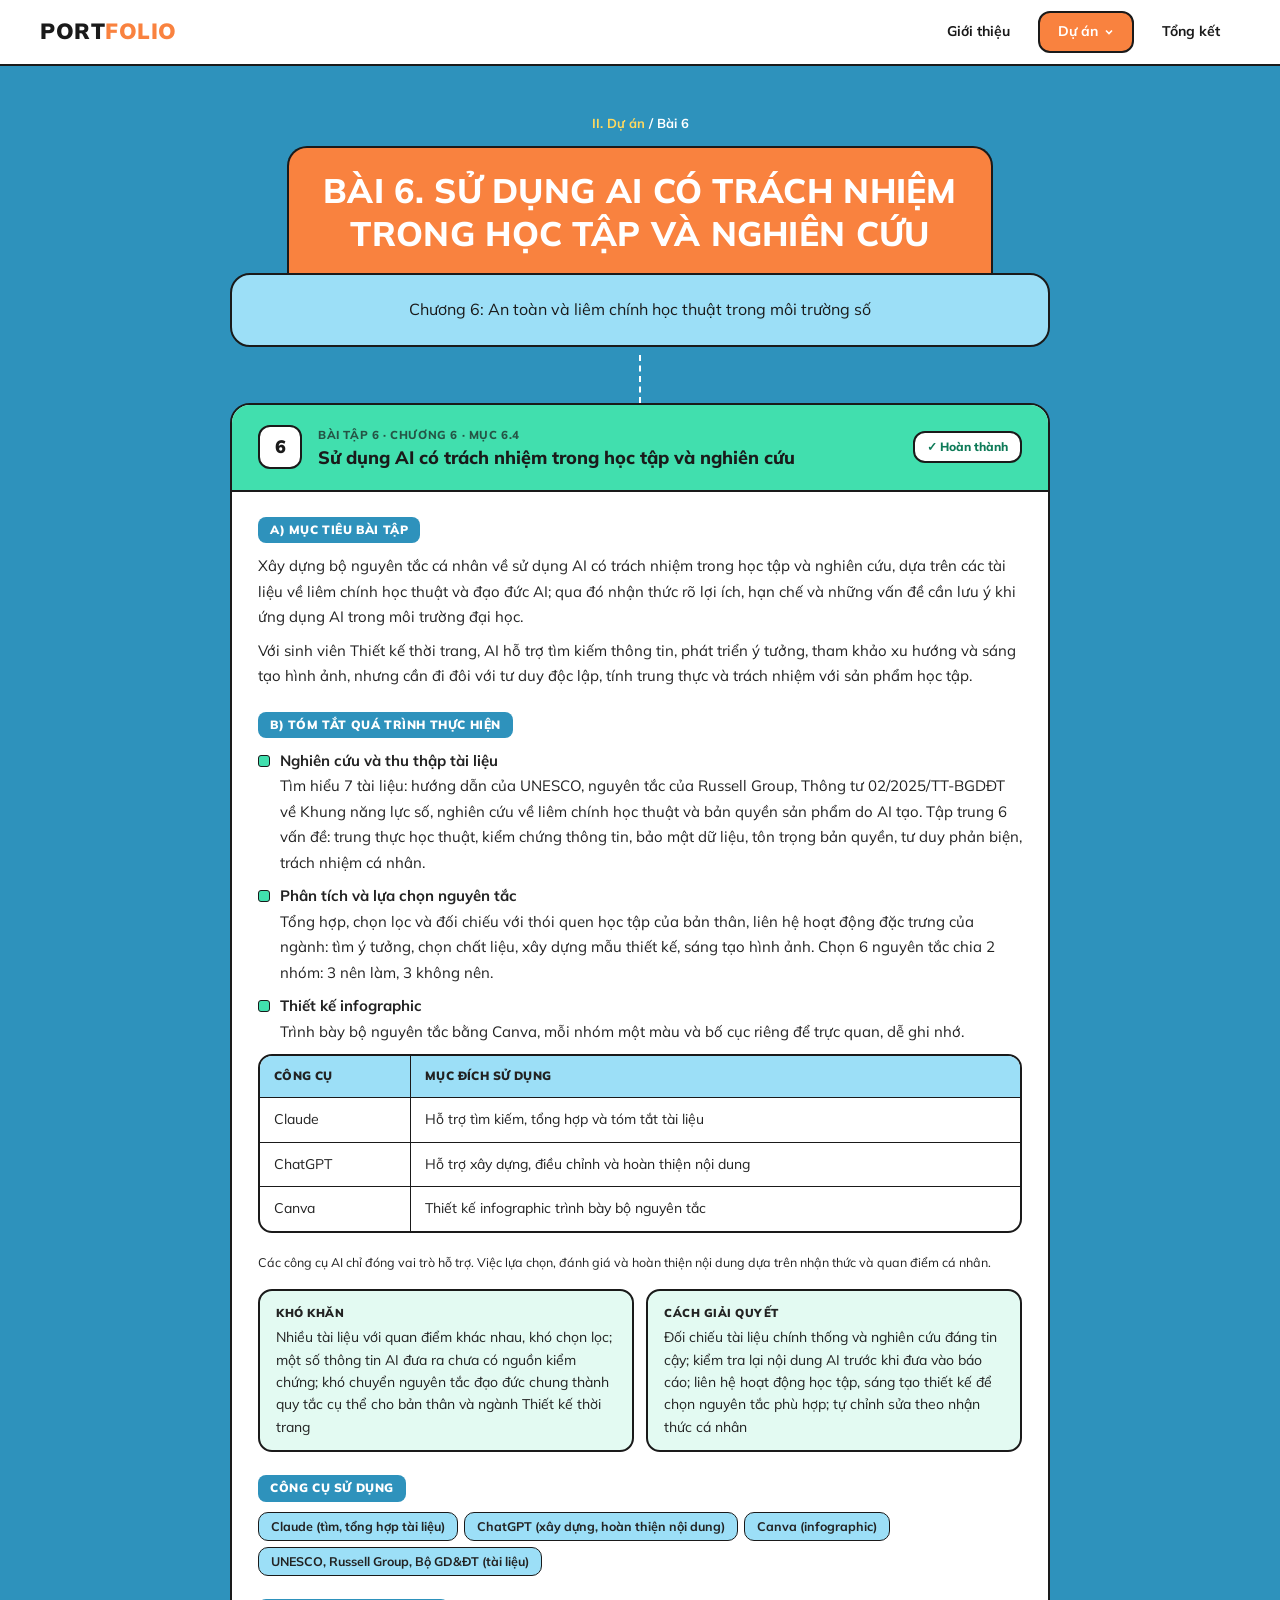
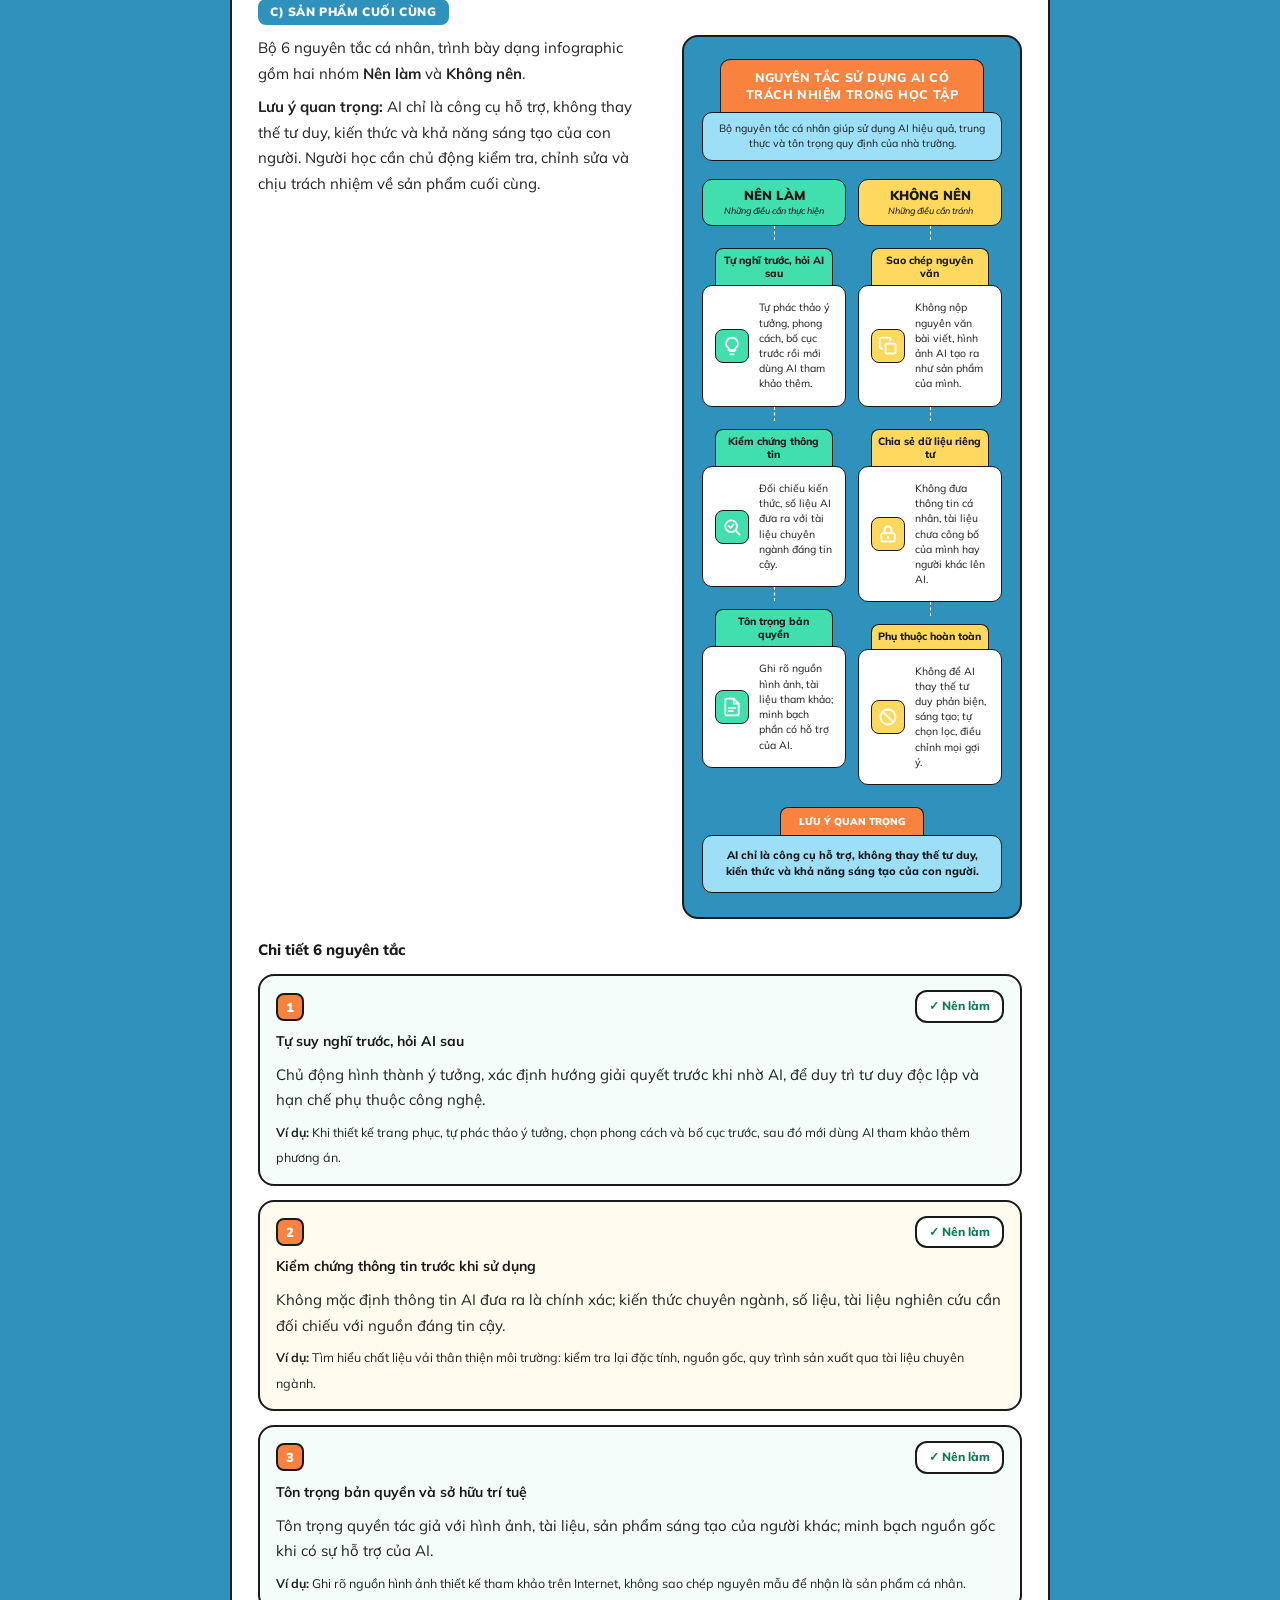
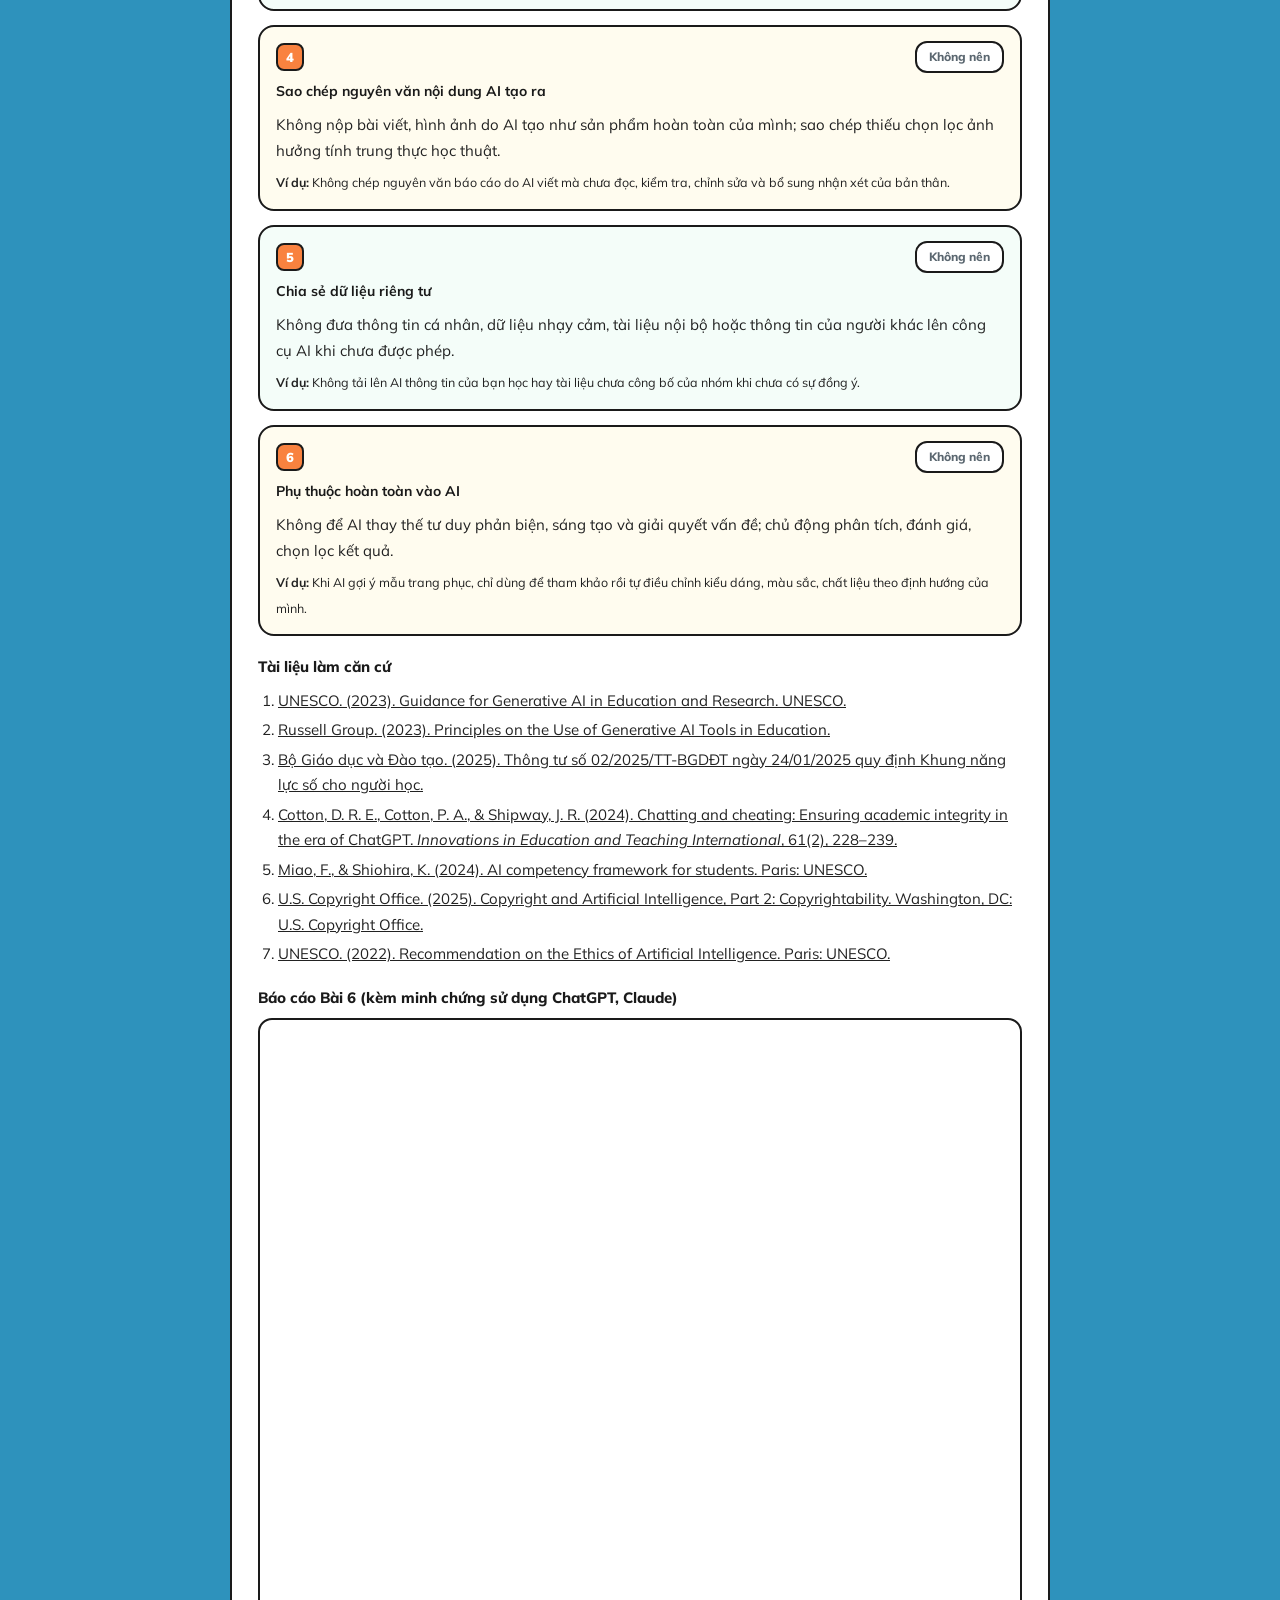
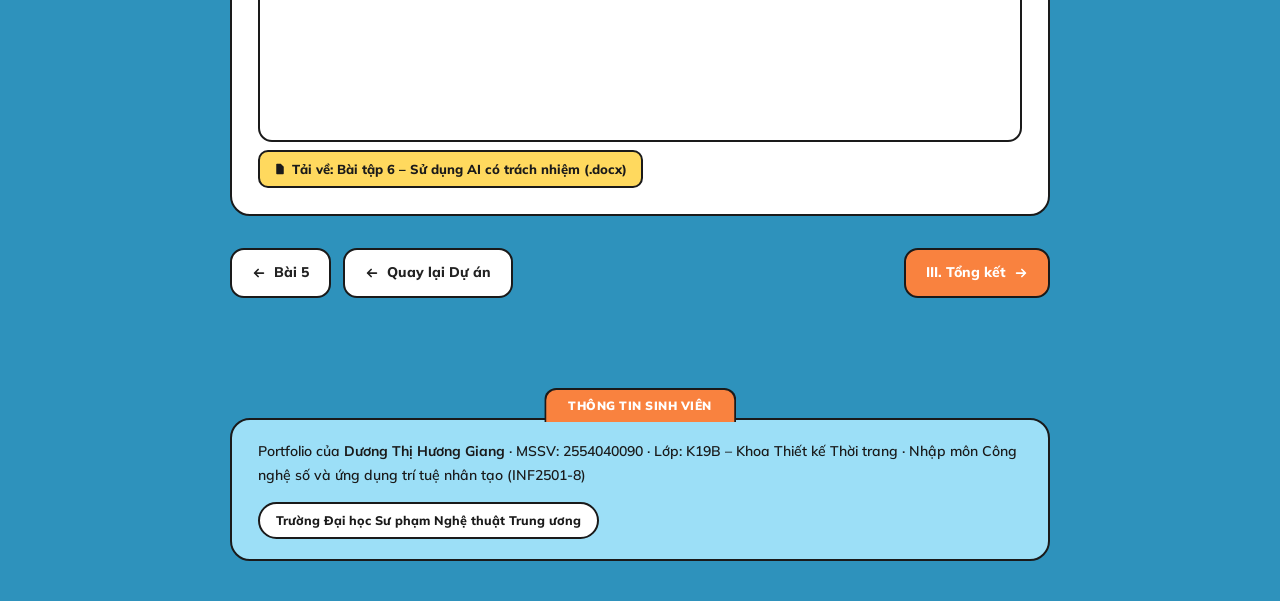
<file: bai-6.html>
<!doctype html>
<html lang="vi">
<head>
<meta charset="utf-8">
<meta name="viewport" content="width=device-width, initial-scale=1">
<title>Bài 6 – Sử dụng AI có trách nhiệm trong học tập và nghiên cứu · Portfolio Dương Thị Hương Giang</title>
<meta name="description" content="Phát triển kỹ năng sử dụng AI có trách nhiệm và đạo đức trong học tập và nghiên cứu.">
<link rel="preconnect" href="https://fonts.googleapis.com">
<link rel="preconnect" href="https://fonts.gstatic.com" crossorigin>
<link href="https://fonts.googleapis.com/css2?family=Mulish:ital,wght@0,400;0,500;0,600;0,700;0,800;0,900;1,400;1,600&display=swap" rel="stylesheet">
<link rel="stylesheet" href="assets/style.css?v=1795311293">
<link rel="icon" href="data:image/svg+xml,%3Csvg xmlns='http://www.w3.org/2000/svg' viewBox='0 0 32 32'%3E%3Crect width='32' height='32' rx='8' fill='%231d9e75'/%3E%3Ctext x='16' y='21' font-family='Georgia' font-size='14' font-weight='700' fill='white' text-anchor='middle'%3EHG%3C/text%3E%3C/svg%3E">
</head>
<body>
<header class="site-header">
  <nav class="nav" aria-label="Điều hướng chính">
    <a class="brand" href="index.html">Port<span>folio</span></a>
    <button class="menu-toggle" aria-label="Mở menu" aria-expanded="false"><span></span></button>
    <ul class="menu">
      <li><a href="index.html">Giới thiệu</a></li>
      <li class="has-sub is-active"><a href="projects.html">Dự án <svg class="caret" viewBox="0 0 10 10" fill="none" stroke="currentColor" stroke-width="1.6"><path d="M2 3.5l3 3 3-3"/></svg></a>
        <ul class="submenu"><li><a href="bai-1.html"><span class="num">1</span><span class="t">Thao tác cơ bản với tệp tin và thư mục</span></a></li><li><a href="bai-2.html"><span class="num">2</span><span class="t">Tìm kiếm và đánh giá thông tin học thuật</span></a></li><li><a href="bai-3.html"><span class="num">3</span><span class="t">Viết Prompt hiệu quả cho các tác vụ học tập</span></a></li><li><a href="bai-4.html"><span class="num">4</span><span class="t">Sử dụng công cụ hợp tác trực tuyến cho dự án nhóm</span></a></li><li><a href="bai-5.html"><span class="num">5</span><span class="t">Sử dụng AI tạo sinh để hỗ trợ sáng tạo nội dung</span></a></li><li><a href="bai-6.html" class=is-active><span class="num">6</span><span class="t">Sử dụng AI có trách nhiệm trong học tập và nghiên cứu</span></a></li></ul>
      </li>
      <li><a href="conclusion.html">Tổng kết</a></li>
    </ul>
  </nav>
</header>
<main>
<section class="page-head">
  <div class="inner">
    <div class="crumbs"><a href="projects.html">II. Dự án</a> / Bài 6</div>
    <h2>Bài 6. Sử dụng AI có trách nhiệm trong học tập và nghiên cứu</h2>
    <p>Chương 6: An toàn và liêm chính học thuật trong môi trường số</p>
  </div>
</section>
<div class="wrap-col">
<article class="project-card reveal">
  <div class="project-card-header">
    <div class="bai-badge">6</div>
    <div class="project-title-wrap">
      <div class="project-subject">Bài tập 6 · Chương 6 · Mục 6.4</div>
      <div class="project-title">Sử dụng AI có trách nhiệm trong học tập và nghiên cứu</div>
    </div>
    <span class="status-badge status-done">Hoàn thành</span>
  </div>
  <div class="project-body">
    <div class="project-section"><div class="project-section-label">a) Mục tiêu bài tập</div><p>Xây dựng bộ nguyên tắc cá nhân về sử dụng AI có trách nhiệm trong học tập và nghiên cứu, dựa trên các tài liệu về liêm chính học thuật và đạo đức AI; qua đó nhận thức rõ lợi ích, hạn chế và những vấn đề cần lưu ý khi ứng dụng AI trong môi trường đại học.</p>
<p>Với sinh viên Thiết kế thời trang, AI hỗ trợ tìm kiếm thông tin, phát triển ý tưởng, tham khảo xu hướng và sáng tạo hình ảnh, nhưng cần đi đôi với tư duy độc lập, tính trung thực và trách nhiệm với sản phẩm học tập.</p></div>
    <div class="project-section"><div class="project-section-label">b) Tóm tắt quá trình thực hiện</div><ul class="steps">
<li><div><b>Nghiên cứu và thu thập tài liệu</b><br>Tìm hiểu 7 tài liệu: hướng dẫn của UNESCO, nguyên tắc của Russell Group, Thông tư 02/2025/TT-BGDĐT về Khung năng lực số, nghiên cứu về liêm chính học thuật và bản quyền sản phẩm do AI tạo. Tập trung 6 vấn đề: trung thực học thuật, kiểm chứng thông tin, bảo mật dữ liệu, tôn trọng bản quyền, tư duy phản biện, trách nhiệm cá nhân.</div></li>
<li><div><b>Phân tích và lựa chọn nguyên tắc</b><br>Tổng hợp, chọn lọc và đối chiếu với thói quen học tập của bản thân, liên hệ hoạt động đặc trưng của ngành: tìm ý tưởng, chọn chất liệu, xây dựng mẫu thiết kế, sáng tạo hình ảnh. Chọn 6 nguyên tắc chia 2 nhóm: 3 nên làm, 3 không nên.</div></li>
<li><div><b>Thiết kế infographic</b><br>Trình bày bộ nguyên tắc bằng Canva, mỗi nhóm một màu và bố cục riêng để trực quan, dễ ghi nhớ.</div></li>
</ul>
<div class="table-wrap"><table><thead><tr><th>Công cụ</th><th>Mục đích sử dụng</th></tr></thead><tbody><tr><td>Claude</td><td>Hỗ trợ tìm kiếm, tổng hợp và tóm tắt tài liệu</td></tr><tr><td>ChatGPT</td><td>Hỗ trợ xây dựng, điều chỉnh và hoàn thiện nội dung</td></tr><tr><td>Canva</td><td>Thiết kế infographic trình bày bộ nguyên tắc</td></tr></tbody></table></div>
<p><small>Các công cụ AI chỉ đóng vai trò hỗ trợ. Việc lựa chọn, đánh giá và hoàn thiện nội dung dựa trên nhận thức và quan điểm cá nhân.</small></p>
<dl class="kv"><div><dt>Khó khăn</dt><dd>Nhiều tài liệu với quan điểm khác nhau, khó chọn lọc; một số thông tin AI đưa ra chưa có nguồn kiểm chứng; khó chuyển nguyên tắc đạo đức chung thành quy tắc cụ thể cho bản thân và ngành Thiết kế thời trang</dd></div><div><dt>Cách giải quyết</dt><dd>Đối chiếu tài liệu chính thống và nghiên cứu đáng tin cậy; kiểm tra lại nội dung AI trước khi đưa vào báo cáo; liên hệ hoạt động học tập, sáng tạo thiết kế để chọn nguyên tắc phù hợp; tự chỉnh sửa theo nhận thức cá nhân</dd></div></dl></div>
    <div class="project-section"><div class="project-section-label">Công cụ sử dụng</div><div class="tools-row"><span class="tool-tag">Claude (tìm, tổng hợp tài liệu)</span><span class="tool-tag">ChatGPT (xây dựng, hoàn thiện nội dung)</span><span class="tool-tag">Canva (infographic)</span><span class="tool-tag">UNESCO, Russell Group, Bộ GD&ĐT (tài liệu)</span></div></div>
    <div class="project-section"><div class="project-section-label">c) Sản phẩm cuối cùng</div><div class="ex-split">
  <div class="ex-text">
    <p>Bộ 6 nguyên tắc cá nhân, trình bày dạng infographic gồm hai nhóm <b>Nên làm</b> và <b>Không nên</b>.</p>
    <p><b>Lưu ý quan trọng:</b> AI chỉ là công cụ hỗ trợ, không thay thế tư duy, kiến thức và khả năng sáng tạo của con người. Người học cần chủ động kiểm tra, chỉnh sửa và chịu trách nhiệm về sản phẩm cuối cùng.</p>
  </div>
  <div class="ex-media"><div class="infographic" role="img" aria-label="Infographic nguyên tắc sử dụng AI có trách nhiệm">
  <div class="ig-title">Nguyên tắc sử dụng AI có trách nhiệm trong học tập</div>
  <div class="ig-sub">Bộ nguyên tắc cá nhân giúp sử dụng AI hiệu quả, trung thực và tôn trọng quy định của nhà trường.</div>
  <div class="ig-cols">
    <div class="ig-do"><div class="ig-head">Nên làm<small>Những điều cần thực hiện</small></div><div class="ig-item"><div class="ig-tab">Tự nghĩ trước, hỏi AI sau</div><div class="ig-card"><span class="ig-icon"><svg viewBox="0 0 24 24"><path d="M9 18h6M10 22h4M12 2a7 7 0 00-4 12.7V17h8v-2.3A7 7 0 0012 2z"/></svg></span><p>Tự phác thảo ý tưởng, phong cách, bố cục trước rồi mới dùng AI tham khảo thêm.</p></div></div><div class="ig-item"><div class="ig-tab">Kiểm chứng thông tin</div><div class="ig-card"><span class="ig-icon"><svg viewBox="0 0 24 24"><circle cx="11" cy="11" r="7"/><path d="M21 21l-4.3-4.3M8 11l2 2 4-4"/></svg></span><p>Đối chiếu kiến thức, số liệu AI đưa ra với tài liệu chuyên ngành đáng tin cậy.</p></div></div><div class="ig-item"><div class="ig-tab">Tôn trọng bản quyền</div><div class="ig-card"><span class="ig-icon"><svg viewBox="0 0 24 24"><path d="M14 2H6a2 2 0 00-2 2v16a2 2 0 002 2h12a2 2 0 002-2V8z"/><path d="M14 2v6h6M8 13h8M8 17h5"/></svg></span><p>Ghi rõ nguồn hình ảnh, tài liệu tham khảo; minh bạch phần có hỗ trợ của AI.</p></div></div></div>
    <div class="ig-dont"><div class="ig-head">Không nên<small>Những điều cần tránh</small></div><div class="ig-item"><div class="ig-tab">Sao chép nguyên văn</div><div class="ig-card"><span class="ig-icon"><svg viewBox="0 0 24 24"><rect x="9" y="9" width="12" height="12" rx="2"/><path d="M5 15H4a2 2 0 01-2-2V4a2 2 0 012-2h9a2 2 0 012 2v1"/></svg></span><p>Không nộp nguyên văn bài viết, hình ảnh AI tạo ra như sản phẩm của mình.</p></div></div><div class="ig-item"><div class="ig-tab">Chia sẻ dữ liệu riêng tư</div><div class="ig-card"><span class="ig-icon"><svg viewBox="0 0 24 24"><rect x="4" y="11" width="16" height="10" rx="2"/><path d="M8 11V7a4 4 0 018 0v4M12 15v2"/></svg></span><p>Không đưa thông tin cá nhân, tài liệu chưa công bố của mình hay người khác lên AI.</p></div></div><div class="ig-item"><div class="ig-tab">Phụ thuộc hoàn toàn</div><div class="ig-card"><span class="ig-icon"><svg viewBox="0 0 24 24"><circle cx="12" cy="12" r="9"/><path d="M5.6 5.6l12.8 12.8"/></svg></span><p>Không để AI thay thế tư duy phản biện, sáng tạo; tự chọn lọc, điều chỉnh mọi gợi ý.</p></div></div></div>
  </div>
  <div class="ig-note-tab">Lưu ý quan trọng</div>
  <div class="ig-note">AI chỉ là công cụ hỗ trợ, không thay thế tư duy, kiến thức và khả năng sáng tạo của con người.</div>
</div></div>
</div>
<h3>Chi tiết 6 nguyên tắc</h3>
<div class="src-list"><div class="src-card"><div class="src-top"><span class="src-n">1</span><span class="status-badge status-done">Nên làm</span></div><div class="src-title">Tự suy nghĩ trước, hỏi AI sau</div><p style="margin:6px 0">Chủ động hình thành ý tưởng, xác định hướng giải quyết trước khi nhờ AI, để duy trì tư duy độc lập và hạn chế phụ thuộc công nghệ.</p><p style="margin:0"><small><b>Ví dụ:</b> Khi thiết kế trang phục, tự phác thảo ý tưởng, chọn phong cách và bố cục trước, sau đó mới dùng AI tham khảo thêm phương án.</small></p></div><div class="src-card"><div class="src-top"><span class="src-n">2</span><span class="status-badge status-done">Nên làm</span></div><div class="src-title">Kiểm chứng thông tin trước khi sử dụng</div><p style="margin:6px 0">Không mặc định thông tin AI đưa ra là chính xác; kiến thức chuyên ngành, số liệu, tài liệu nghiên cứu cần đối chiếu với nguồn đáng tin cậy.</p><p style="margin:0"><small><b>Ví dụ:</b> Tìm hiểu chất liệu vải thân thiện môi trường: kiểm tra lại đặc tính, nguồn gốc, quy trình sản xuất qua tài liệu chuyên ngành.</small></p></div><div class="src-card"><div class="src-top"><span class="src-n">3</span><span class="status-badge status-done">Nên làm</span></div><div class="src-title">Tôn trọng bản quyền và sở hữu trí tuệ</div><p style="margin:6px 0">Tôn trọng quyền tác giả với hình ảnh, tài liệu, sản phẩm sáng tạo của người khác; minh bạch nguồn gốc khi có sự hỗ trợ của AI.</p><p style="margin:0"><small><b>Ví dụ:</b> Ghi rõ nguồn hình ảnh thiết kế tham khảo trên Internet, không sao chép nguyên mẫu để nhận là sản phẩm cá nhân.</small></p></div><div class="src-card"><div class="src-top"><span class="src-n">4</span><span class="status-badge status-todo">Không nên</span></div><div class="src-title">Sao chép nguyên văn nội dung AI tạo ra</div><p style="margin:6px 0">Không nộp bài viết, hình ảnh do AI tạo như sản phẩm hoàn toàn của mình; sao chép thiếu chọn lọc ảnh hưởng tính trung thực học thuật.</p><p style="margin:0"><small><b>Ví dụ:</b> Không chép nguyên văn báo cáo do AI viết mà chưa đọc, kiểm tra, chỉnh sửa và bổ sung nhận xét của bản thân.</small></p></div><div class="src-card"><div class="src-top"><span class="src-n">5</span><span class="status-badge status-todo">Không nên</span></div><div class="src-title">Chia sẻ dữ liệu riêng tư</div><p style="margin:6px 0">Không đưa thông tin cá nhân, dữ liệu nhạy cảm, tài liệu nội bộ hoặc thông tin của người khác lên công cụ AI khi chưa được phép.</p><p style="margin:0"><small><b>Ví dụ:</b> Không tải lên AI thông tin của bạn học hay tài liệu chưa công bố của nhóm khi chưa có sự đồng ý.</small></p></div><div class="src-card"><div class="src-top"><span class="src-n">6</span><span class="status-badge status-todo">Không nên</span></div><div class="src-title">Phụ thuộc hoàn toàn vào AI</div><p style="margin:6px 0">Không để AI thay thế tư duy phản biện, sáng tạo và giải quyết vấn đề; chủ động phân tích, đánh giá, chọn lọc kết quả.</p><p style="margin:0"><small><b>Ví dụ:</b> Khi AI gợi ý mẫu trang phục, chỉ dùng để tham khảo rồi tự điều chỉnh kiểu dáng, màu sắc, chất liệu theo định hướng của mình.</small></p></div></div>
<h3>Tài liệu làm căn cứ</h3>
<ol style="font-size:14px"><li><a href="https://unesdoc.unesco.org/ark:/48223/pf0000386693" target="_blank" rel="noopener">UNESCO. (2023). Guidance for Generative AI in Education and Research. UNESCO.</a></li><li><a href="https://russellgroup.ac.uk/policy/policy-briefings/principles-use-generative-ai-tools-education" target="_blank" rel="noopener">Russell Group. (2023). Principles on the Use of Generative AI Tools in Education.</a></li><li><a href="https://hcc.nghean.gov.vn/laws/detail/Thong-tu-so-02-2025-TT-BGDDT-cua-Bo-Giao-duc-va-Dao-tao-Quy-dinh-Khung-nang-luc-so-cho-nguoi-hoc-1719/" target="_blank" rel="noopener">Bộ Giáo dục và Đào tạo. (2025). Thông tư số 02/2025/TT-BGDĐT ngày 24/01/2025 quy định Khung năng lực số cho người học.</a></li><li><a href="https://doi.org/10.1080/14703297.2023.2190148" target="_blank" rel="noopener">Cotton, D. R. E., Cotton, P. A., &amp; Shipway, J. R. (2024). Chatting and cheating: Ensuring academic integrity in the era of ChatGPT. <i>Innovations in Education and Teaching International</i>, 61(2), 228–239.</a></li><li><a href="https://unesdoc.unesco.org/ark:/48223/pf0000391105" target="_blank" rel="noopener">Miao, F., &amp; Shiohira, K. (2024). AI competency framework for students. Paris: UNESCO.</a></li><li><a href="https://www.copyright.gov/ai/" target="_blank" rel="noopener">U.S. Copyright Office. (2025). Copyright and Artificial Intelligence, Part 2: Copyrightability. Washington, DC: U.S. Copyright Office.</a></li><li><a href="https://unesdoc.unesco.org/ark:/48223/pf0000381137" target="_blank" rel="noopener">UNESCO. (2022). Recommendation on the Ethics of Artificial Intelligence. Paris: UNESCO.</a></li></ol>
<h3>Báo cáo Bài 6 (kèm minh chứng sử dụng ChatGPT, Claude)</h3>
<div class="embed embed-doc"><iframe data-doc="files/Bai6_DuongThiHuongGiang.docx" loading="lazy" title="Bài tập 6 – Sử dụng AI có trách nhiệm"></iframe></div><div class="attach-row"><a class="attach-btn" href="files/Bai6_DuongThiHuongGiang.docx" download><svg viewBox="0 0 16 16" fill="currentColor"><path d="M4 1h5l4 4v9a1 1 0 01-1 1H4a1 1 0 01-1-1V2a1 1 0 011-1z"/></svg> Tải về: Bài tập 6 – Sử dụng AI có trách nhiệm (.docx)</a></div></div>
  </div>
</article>
<nav class="pager" aria-label="Chuyển trang"><a href="bai-5.html"><svg viewBox="0 0 16 16" fill="none" stroke="currentColor" stroke-width="2" stroke-linecap="round" stroke-linejoin="round"><path d="M13 8H3M7 4L3 8l4 4"/></svg> Bài 5</a><a href="projects.html"><svg viewBox="0 0 16 16" fill="none" stroke="currentColor" stroke-width="2" stroke-linecap="round" stroke-linejoin="round"><path d="M13 8H3M7 4L3 8l4 4"/></svg> Quay lại Dự án</a><a class="next" href="conclusion.html">III. Tổng kết <svg viewBox="0 0 16 16" fill="none" stroke="currentColor" stroke-width="2" stroke-linecap="round" stroke-linejoin="round"><path d="M3 8h10M9 4l4 4-4 4"/></svg></a></nav>
</div>
</main>
<footer class="site-footer">
  <div class="left">Portfolio của <strong>Dương Thị Hương Giang</strong> · MSSV: 2554040090 · Lớp: K19B – Khoa Thiết kế Thời trang · Nhập môn Công nghệ số và ứng dụng trí tuệ nhân tạo (INF2501-8)</div>
  <div class="submit-badge">Trường Đại học Sư phạm Nghệ thuật Trung ương</div>
</footer>
<script src="assets/site.js?v=3"></script>
</body>
</html>
</file>
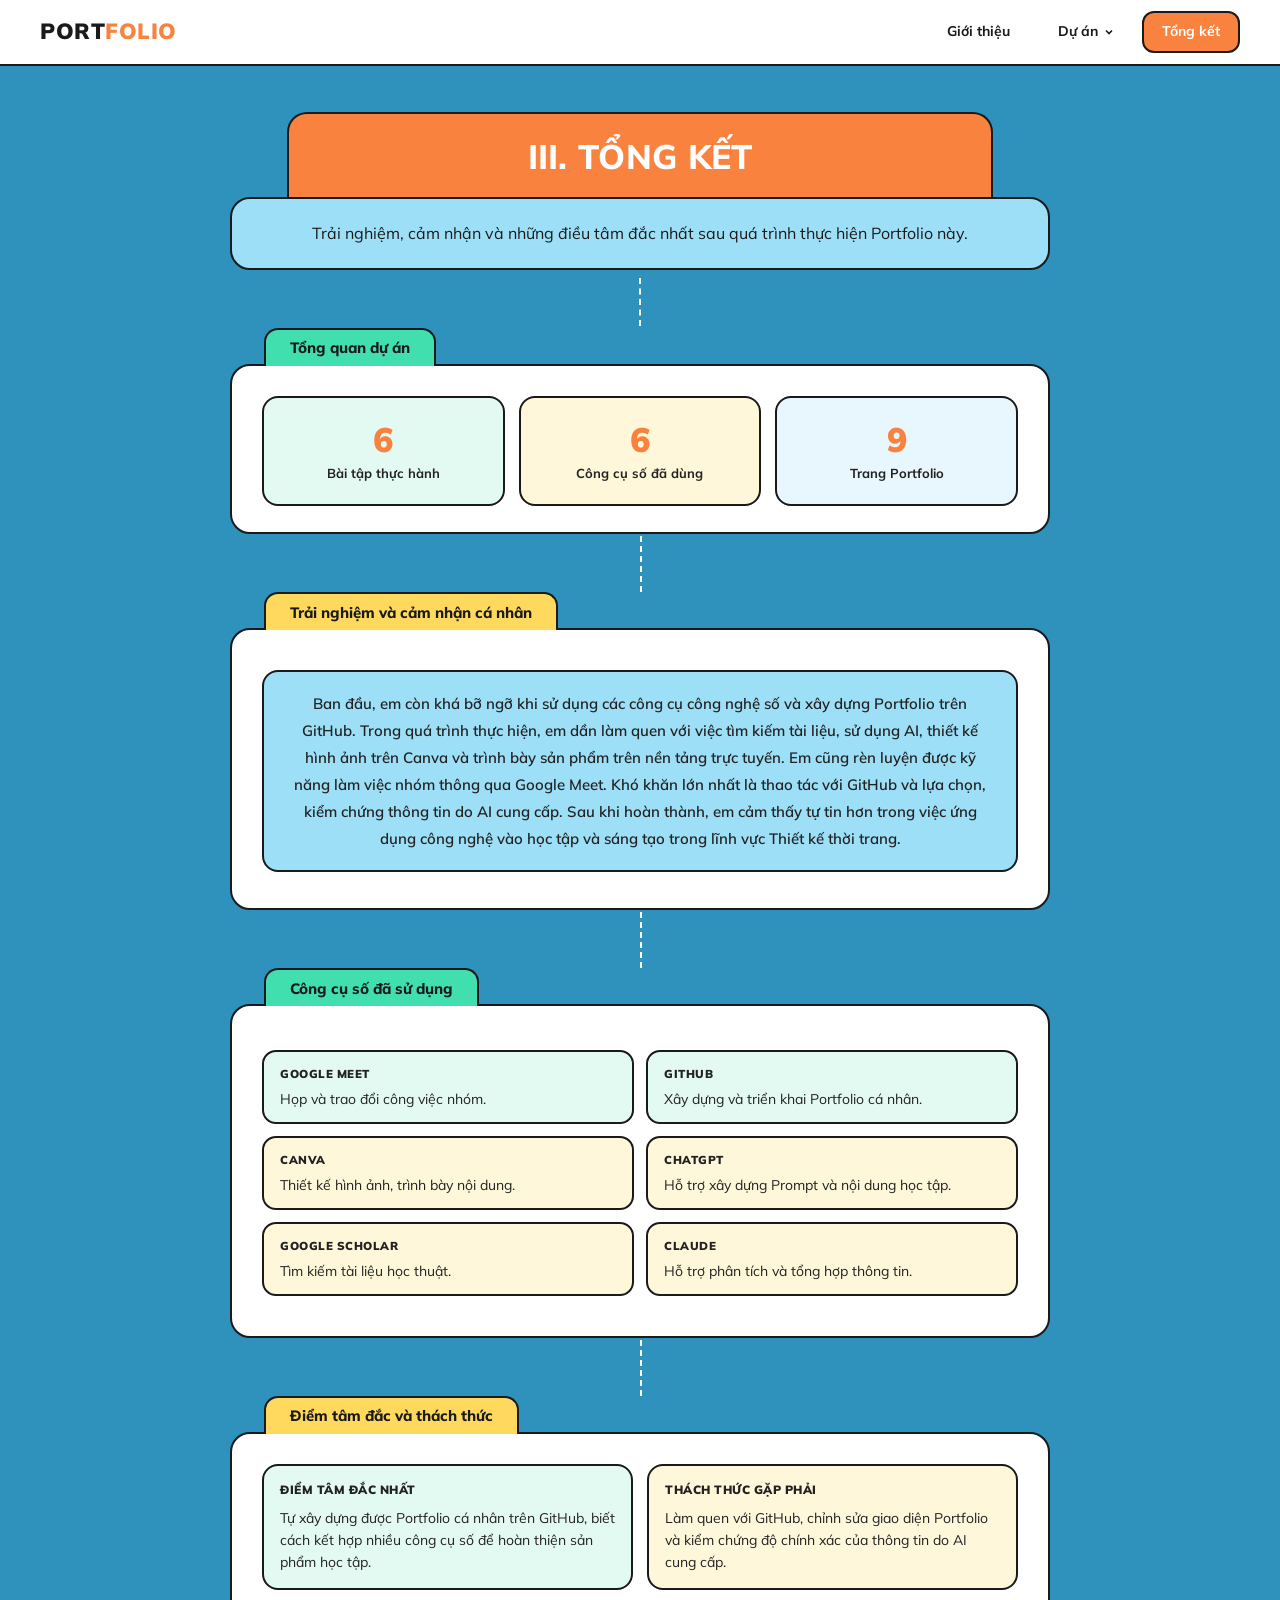
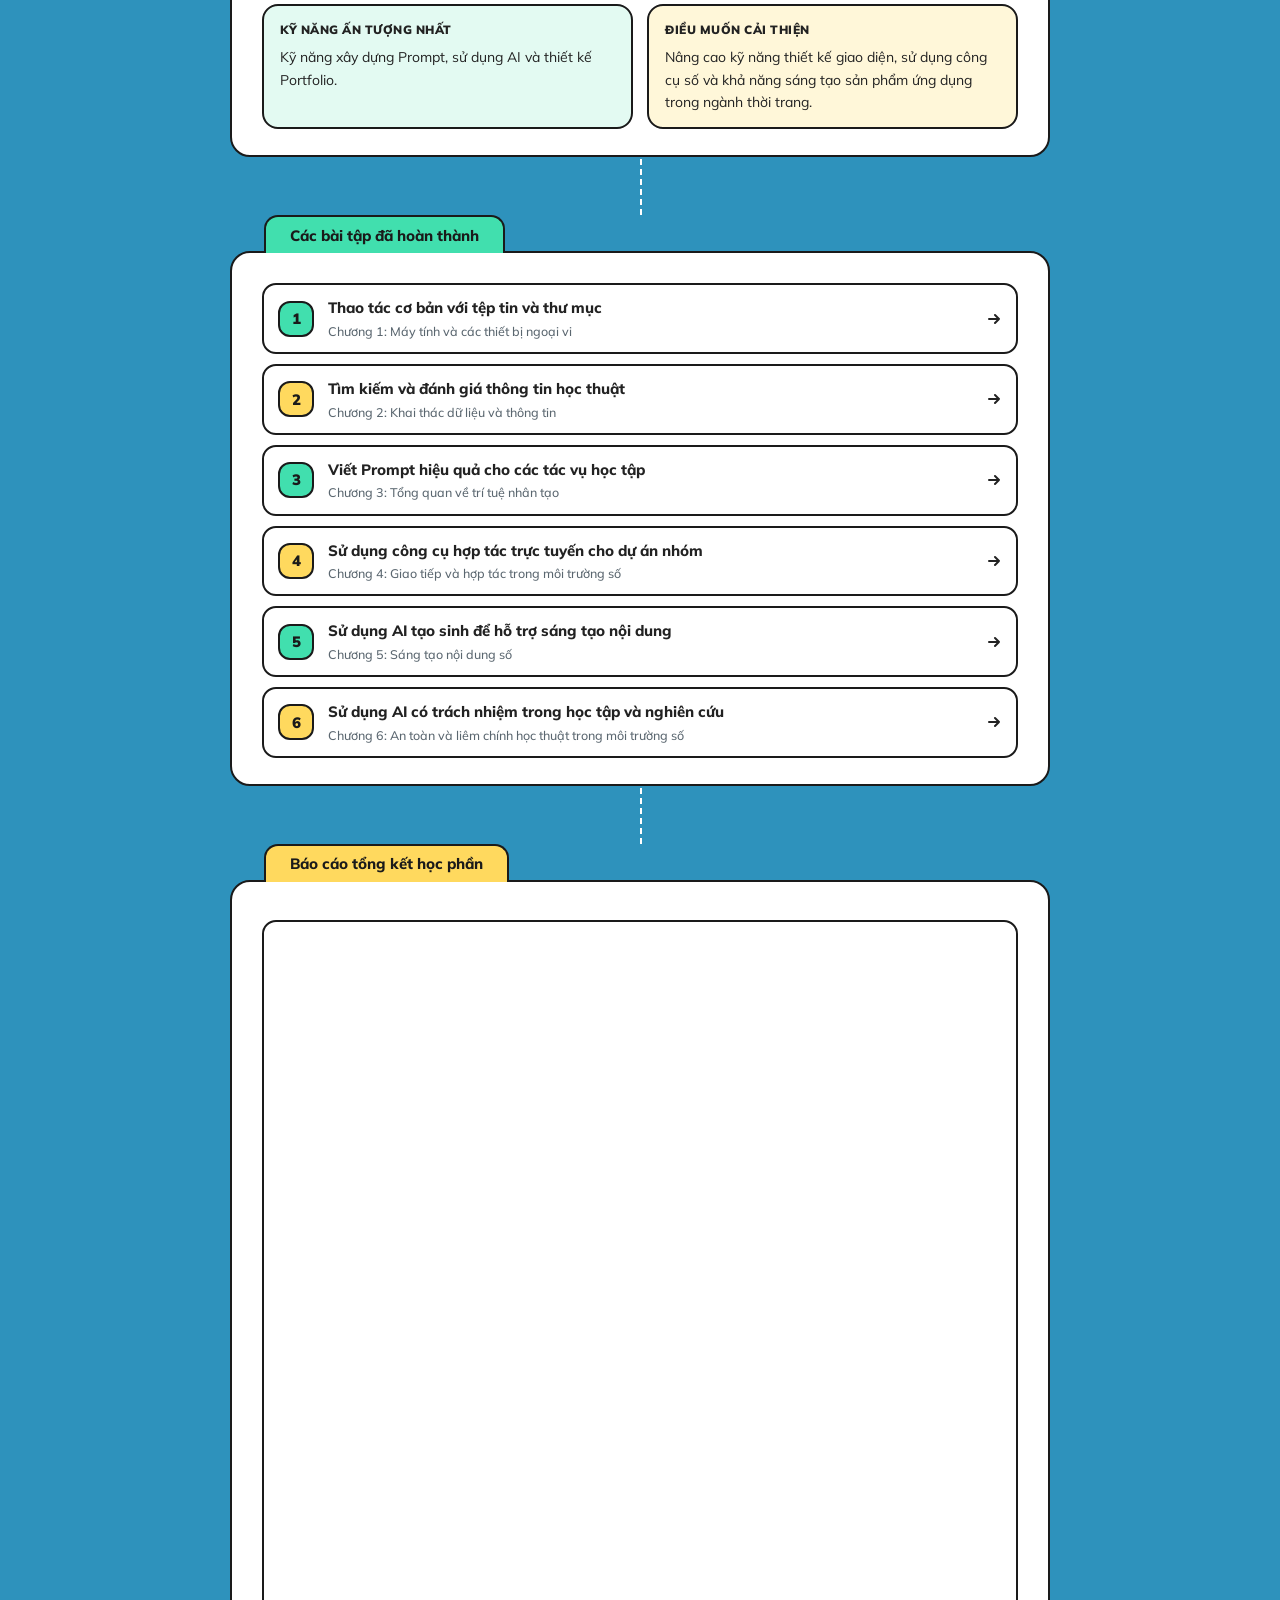
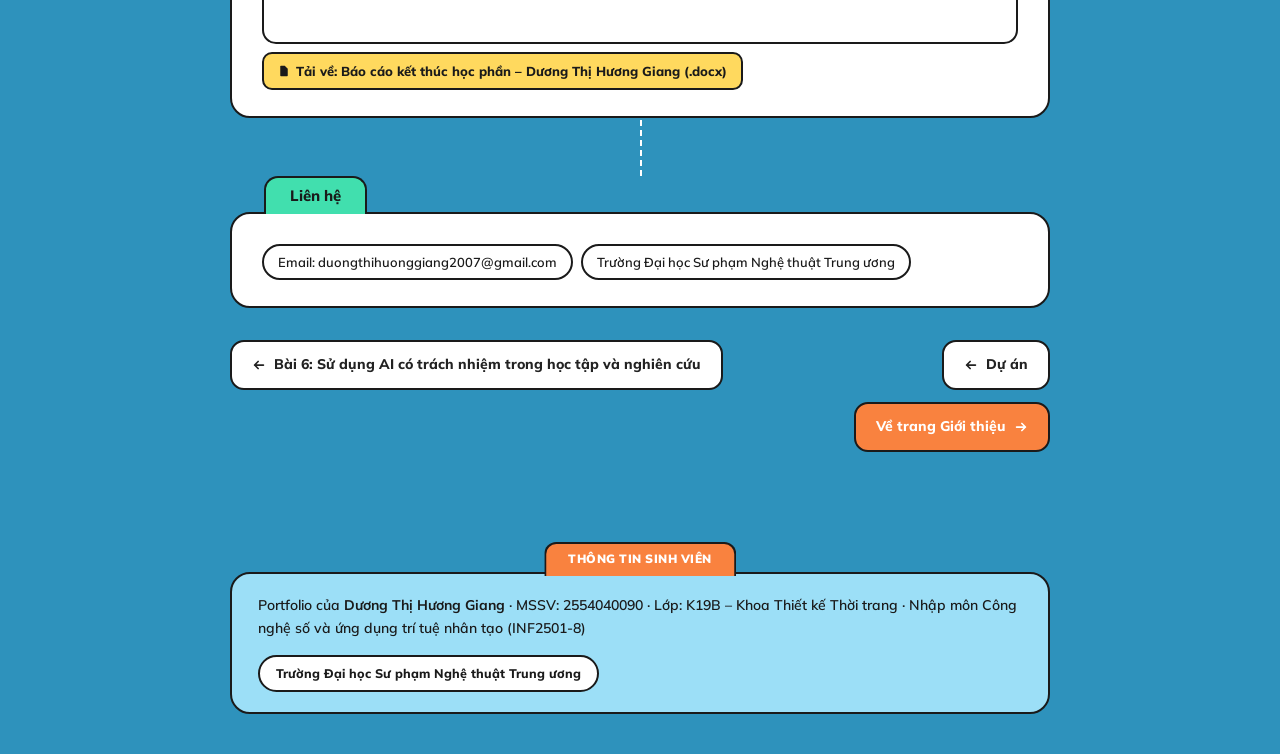
<file: conclusion.html>
<!doctype html>
<html lang="vi">
<head>
<meta charset="utf-8">
<meta name="viewport" content="width=device-width, initial-scale=1">
<title>Tổng kết · Portfolio Dương Thị Hương Giang</title>
<meta name="description" content="Tổng kết quá trình thực hiện Portfolio">
<link rel="preconnect" href="https://fonts.googleapis.com">
<link rel="preconnect" href="https://fonts.gstatic.com" crossorigin>
<link href="https://fonts.googleapis.com/css2?family=Mulish:ital,wght@0,400;0,500;0,600;0,700;0,800;0,900;1,400;1,600&display=swap" rel="stylesheet">
<link rel="stylesheet" href="assets/style.css?v=1795311293">
<link rel="icon" href="data:image/svg+xml,%3Csvg xmlns='http://www.w3.org/2000/svg' viewBox='0 0 32 32'%3E%3Crect width='32' height='32' rx='8' fill='%231d9e75'/%3E%3Ctext x='16' y='21' font-family='Georgia' font-size='14' font-weight='700' fill='white' text-anchor='middle'%3EHG%3C/text%3E%3C/svg%3E">
</head>
<body>
<header class="site-header">
  <nav class="nav" aria-label="Điều hướng chính">
    <a class="brand" href="index.html">Port<span>folio</span></a>
    <button class="menu-toggle" aria-label="Mở menu" aria-expanded="false"><span></span></button>
    <ul class="menu">
      <li><a href="index.html">Giới thiệu</a></li>
      <li class="has-sub"><a href="projects.html">Dự án <svg class="caret" viewBox="0 0 10 10" fill="none" stroke="currentColor" stroke-width="1.6"><path d="M2 3.5l3 3 3-3"/></svg></a>
        <ul class="submenu"><li><a href="bai-1.html"><span class="num">1</span><span class="t">Thao tác cơ bản với tệp tin và thư mục</span></a></li><li><a href="bai-2.html"><span class="num">2</span><span class="t">Tìm kiếm và đánh giá thông tin học thuật</span></a></li><li><a href="bai-3.html"><span class="num">3</span><span class="t">Viết Prompt hiệu quả cho các tác vụ học tập</span></a></li><li><a href="bai-4.html"><span class="num">4</span><span class="t">Sử dụng công cụ hợp tác trực tuyến cho dự án nhóm</span></a></li><li><a href="bai-5.html"><span class="num">5</span><span class="t">Sử dụng AI tạo sinh để hỗ trợ sáng tạo nội dung</span></a></li><li><a href="bai-6.html"><span class="num">6</span><span class="t">Sử dụng AI có trách nhiệm trong học tập và nghiên cứu</span></a></li></ul>
      </li>
      <li><a href="conclusion.html" class="is-active">Tổng kết</a></li>
    </ul>
  </nav>
</header>
<main>
<section class="page-head">
  <div class="inner">
    <h2>III. Tổng kết</h2>
    <p>Trải nghiệm, cảm nhận và những điều tâm đắc nhất sau quá trình thực hiện Portfolio này.</p>
  </div>
</section>
<div class="wrap-col">
<div class="summary-card reveal"><h3><span class="h3-icon"><svg viewBox="0 0 24 24"><path d="M22 12h-4l-3 9L9 3l-3 9H2"/></svg></span>Tổng quan dự án</h3><div class="stats-row">
  <div class="stat-item"><div class="stat-num">6</div><div class="stat-label">Bài tập thực hành</div></div>
  <div class="stat-item"><div class="stat-num">6</div><div class="stat-label">Công cụ số đã dùng</div></div>
  <div class="stat-item"><div class="stat-num">9</div><div class="stat-label">Trang Portfolio</div></div>
</div></div>
<div class="summary-card reveal"><h3><span class="h3-icon"><svg viewBox="0 0 24 24"><path d="M20.8 4.6a5.5 5.5 0 00-7.8 0L12 5.7l-1-1.1a5.5 5.5 0 00-7.8 7.8l1 1.1L12 21l7.8-7.5 1-1.1a5.5 5.5 0 000-7.8z"/></svg></span>Trải nghiệm và cảm nhận cá nhân</h3><div class="reflect-text">Ban đầu, em còn khá bỡ ngỡ khi sử dụng các công cụ công nghệ số và xây dựng Portfolio trên GitHub. Trong quá trình thực hiện, em dần làm quen với việc tìm kiếm tài liệu, sử dụng AI, thiết kế hình ảnh trên Canva và trình bày sản phẩm trên nền tảng trực tuyến. Em cũng rèn luyện được kỹ năng làm việc nhóm thông qua Google Meet. Khó khăn lớn nhất là thao tác với GitHub và lựa chọn, kiểm chứng thông tin do AI cung cấp. Sau khi hoàn thành, em cảm thấy tự tin hơn trong việc ứng dụng công nghệ vào học tập và sáng tạo trong lĩnh vực Thiết kế thời trang.</div></div>
<div class="summary-card reveal"><h3><span class="h3-icon"><svg viewBox="0 0 24 24"><path d="M12 2l3.1 6.3 6.9 1-5 4.9 1.2 6.8L12 17.8 5.8 21l1.2-6.8-5-4.9 6.9-1z"/></svg></span>Công cụ số đã sử dụng</h3><dl class="kv"><div><dt>Google Meet</dt><dd>Họp và trao đổi công việc nhóm.</dd></div><div><dt>GitHub</dt><dd>Xây dựng và triển khai Portfolio cá nhân.</dd></div><div><dt>Canva</dt><dd>Thiết kế hình ảnh, trình bày nội dung.</dd></div><div><dt>ChatGPT</dt><dd>Hỗ trợ xây dựng Prompt và nội dung học tập.</dd></div><div><dt>Google Scholar</dt><dd>Tìm kiếm tài liệu học thuật.</dd></div><div><dt>Claude</dt><dd>Hỗ trợ phân tích và tổng hợp thông tin.</dd></div></dl></div>
<div class="summary-card reveal"><h3><span class="h3-icon"><svg viewBox="0 0 24 24"><circle cx="12" cy="12" r="10"/><path d="M12 8v4M12 16h.01"/></svg></span>Điểm tâm đắc và thách thức</h3><div class="challenge-grid">
  <div class="challenge-item good"><div class="challenge-label">Điểm tâm đắc nhất</div><div class="challenge-text">Tự xây dựng được Portfolio cá nhân trên GitHub, biết cách kết hợp nhiều công cụ số để hoàn thiện sản phẩm học tập.</div></div>
  <div class="challenge-item hard"><div class="challenge-label">Thách thức gặp phải</div><div class="challenge-text">Làm quen với GitHub, chỉnh sửa giao diện Portfolio và kiểm chứng độ chính xác của thông tin do AI cung cấp.</div></div>
  <div class="challenge-item good"><div class="challenge-label">Kỹ năng ấn tượng nhất</div><div class="challenge-text">Kỹ năng xây dựng Prompt, sử dụng AI và thiết kế Portfolio.</div></div>
  <div class="challenge-item hard"><div class="challenge-label">Điều muốn cải thiện</div><div class="challenge-text">Nâng cao kỹ năng thiết kế giao diện, sử dụng công cụ số và khả năng sáng tạo sản phẩm ứng dụng trong ngành thời trang.</div></div>
</div></div>
<div class="summary-card reveal"><h3><span class="h3-icon"><svg viewBox="0 0 24 24"><path d="M10 13a5 5 0 007.5.5l3-3a5 5 0 00-7-7l-1.7 1.7"/><path d="M14 11a5 5 0 00-7.5-.5l-3 3a5 5 0 007 7l1.7-1.7"/></svg></span>Các bài tập đã hoàn thành</h3><ul class="link-list"><li><a href="bai-1.html"><span class="bai-badge">1</span><span class="t">Thao tác cơ bản với tệp tin và thư mục<span class="c">Chương 1: Máy tính và các thiết bị ngoại vi</span></span><svg viewBox="0 0 16 16" fill="none" stroke="currentColor" stroke-width="2" stroke-linecap="round" stroke-linejoin="round"><path d="M3 8h10M9 4l4 4-4 4"/></svg></a></li><li><a href="bai-2.html"><span class="bai-badge">2</span><span class="t">Tìm kiếm và đánh giá thông tin học thuật<span class="c">Chương 2: Khai thác dữ liệu và thông tin</span></span><svg viewBox="0 0 16 16" fill="none" stroke="currentColor" stroke-width="2" stroke-linecap="round" stroke-linejoin="round"><path d="M3 8h10M9 4l4 4-4 4"/></svg></a></li><li><a href="bai-3.html"><span class="bai-badge">3</span><span class="t">Viết Prompt hiệu quả cho các tác vụ học tập<span class="c">Chương 3: Tổng quan về trí tuệ nhân tạo</span></span><svg viewBox="0 0 16 16" fill="none" stroke="currentColor" stroke-width="2" stroke-linecap="round" stroke-linejoin="round"><path d="M3 8h10M9 4l4 4-4 4"/></svg></a></li><li><a href="bai-4.html"><span class="bai-badge">4</span><span class="t">Sử dụng công cụ hợp tác trực tuyến cho dự án nhóm<span class="c">Chương 4: Giao tiếp và hợp tác trong môi trường số</span></span><svg viewBox="0 0 16 16" fill="none" stroke="currentColor" stroke-width="2" stroke-linecap="round" stroke-linejoin="round"><path d="M3 8h10M9 4l4 4-4 4"/></svg></a></li><li><a href="bai-5.html"><span class="bai-badge">5</span><span class="t">Sử dụng AI tạo sinh để hỗ trợ sáng tạo nội dung<span class="c">Chương 5: Sáng tạo nội dung số</span></span><svg viewBox="0 0 16 16" fill="none" stroke="currentColor" stroke-width="2" stroke-linecap="round" stroke-linejoin="round"><path d="M3 8h10M9 4l4 4-4 4"/></svg></a></li><li><a href="bai-6.html"><span class="bai-badge">6</span><span class="t">Sử dụng AI có trách nhiệm trong học tập và nghiên cứu<span class="c">Chương 6: An toàn và liêm chính học thuật trong môi trường số</span></span><svg viewBox="0 0 16 16" fill="none" stroke="currentColor" stroke-width="2" stroke-linecap="round" stroke-linejoin="round"><path d="M3 8h10M9 4l4 4-4 4"/></svg></a></li></ul></div>
<div class="summary-card reveal"><h3><span class="h3-icon"><svg viewBox="0 0 24 24"><path d="M22 12h-4l-3 9L9 3l-3 9H2"/></svg></span>Báo cáo tổng kết học phần</h3><div class="embed embed-doc"><iframe data-doc="files/BaoCao_TongKet_DuongThiHuongGiang.docx" loading="lazy" title="Báo cáo kết thúc học phần – Dương Thị Hương Giang"></iframe></div><div class="attach-row"><a class="attach-btn" href="files/BaoCao_TongKet_DuongThiHuongGiang.docx" download><svg viewBox="0 0 16 16" fill="currentColor"><path d="M4 1h5l4 4v9a1 1 0 01-1 1H4a1 1 0 01-1-1V2a1 1 0 011-1z"/></svg> Tải về: Báo cáo kết thúc học phần – Dương Thị Hương Giang (.docx)</a></div></div>
<div class="summary-card reveal"><h3><span class="h3-icon"><svg viewBox="0 0 24 24"><path d="M21 15a2 2 0 01-2 2H7l-4 4V5a2 2 0 012-2h14a2 2 0 012 2z"/></svg></span>Liên hệ</h3><div class="tag-cloud"><span class="tag">Email: duongthihuonggiang2007@gmail.com</span><span class="tag">Trường Đại học Sư phạm Nghệ thuật Trung ương</span></div></div>
<nav class="pager" aria-label="Chuyển trang"><a href="bai-6.html"><svg viewBox="0 0 16 16" fill="none" stroke="currentColor" stroke-width="2" stroke-linecap="round" stroke-linejoin="round"><path d="M13 8H3M7 4L3 8l4 4"/></svg> Bài 6: Sử dụng AI có trách nhiệm trong học tập và nghiên cứu</a><a href="projects.html"><svg viewBox="0 0 16 16" fill="none" stroke="currentColor" stroke-width="2" stroke-linecap="round" stroke-linejoin="round"><path d="M13 8H3M7 4L3 8l4 4"/></svg> Dự án</a><a class="next" href="index.html">Về trang Giới thiệu <svg viewBox="0 0 16 16" fill="none" stroke="currentColor" stroke-width="2" stroke-linecap="round" stroke-linejoin="round"><path d="M3 8h10M9 4l4 4-4 4"/></svg></a></nav>
</div>
</main>
<footer class="site-footer">
  <div class="left">Portfolio của <strong>Dương Thị Hương Giang</strong> · MSSV: 2554040090 · Lớp: K19B – Khoa Thiết kế Thời trang · Nhập môn Công nghệ số và ứng dụng trí tuệ nhân tạo (INF2501-8)</div>
  <div class="submit-badge">Trường Đại học Sư phạm Nghệ thuật Trung ương</div>
</footer>
<script src="assets/site.js?v=3"></script>
</body>
</html>
</file>
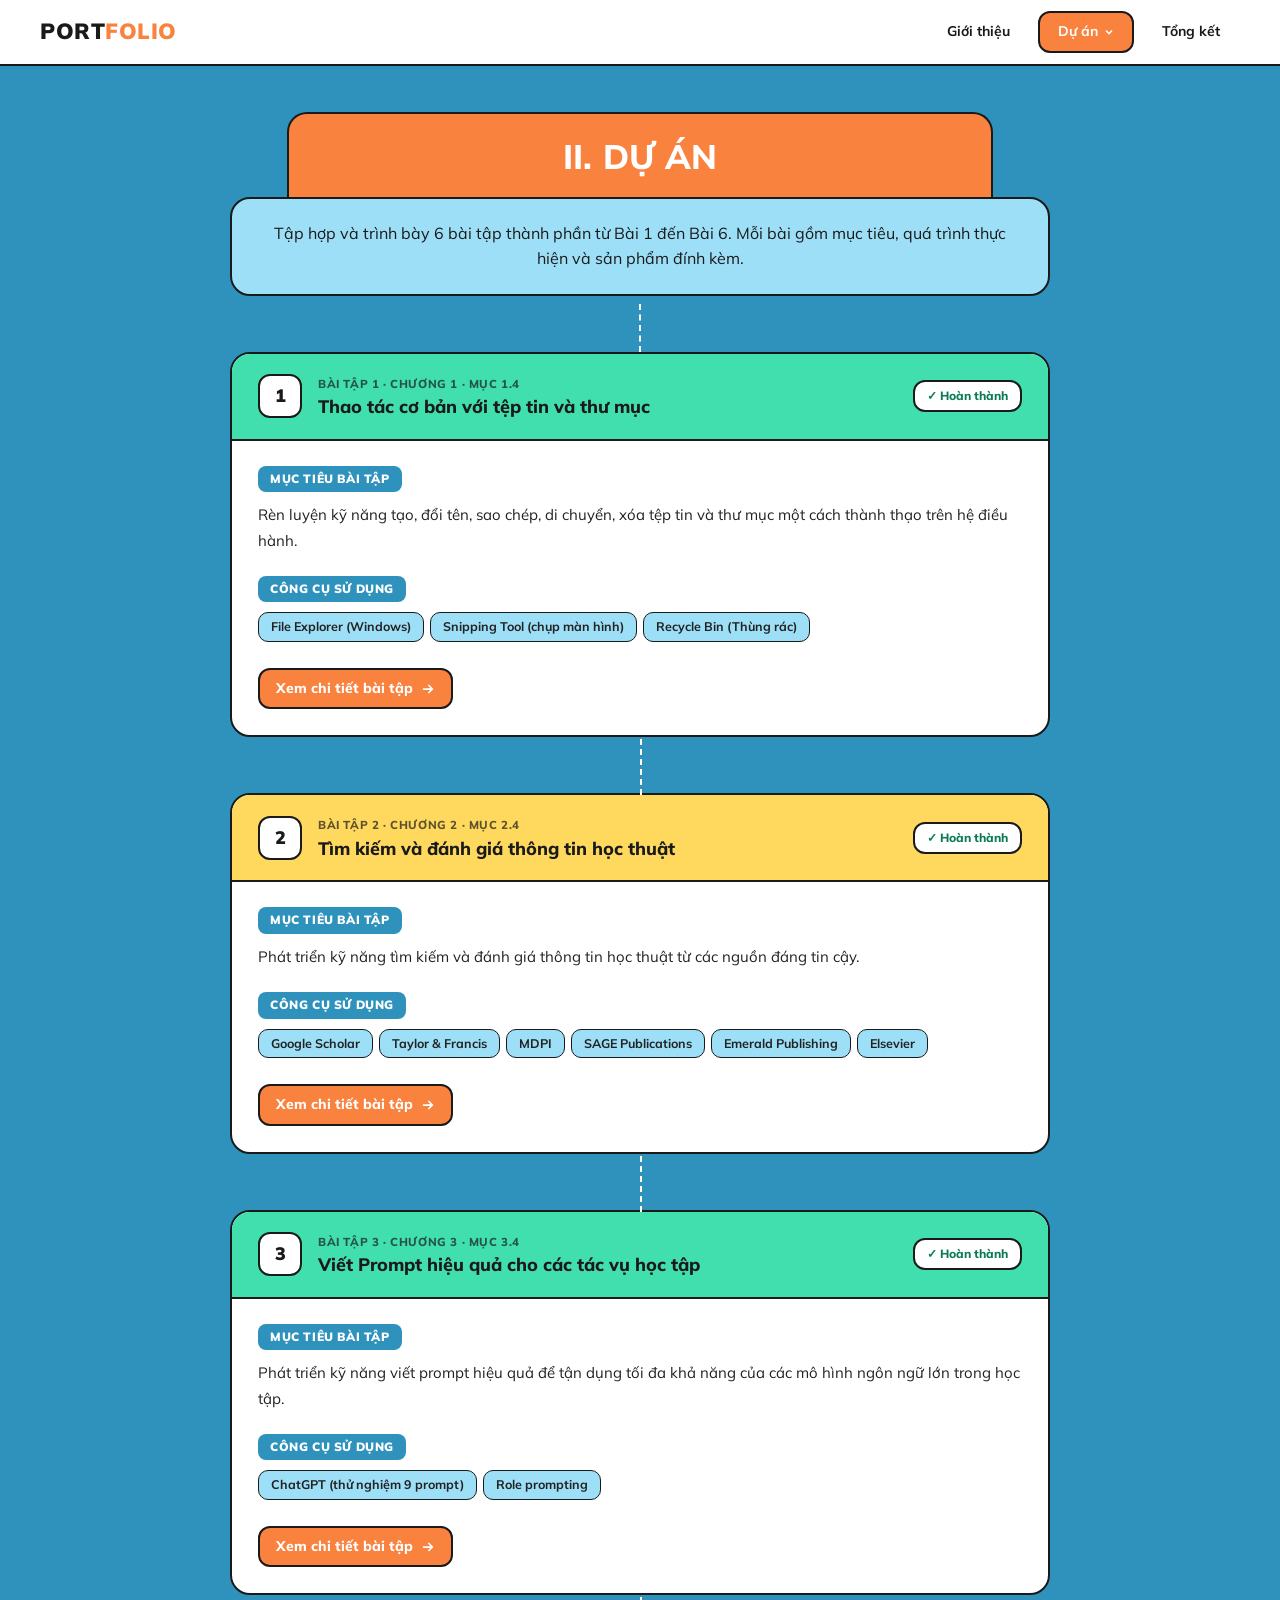
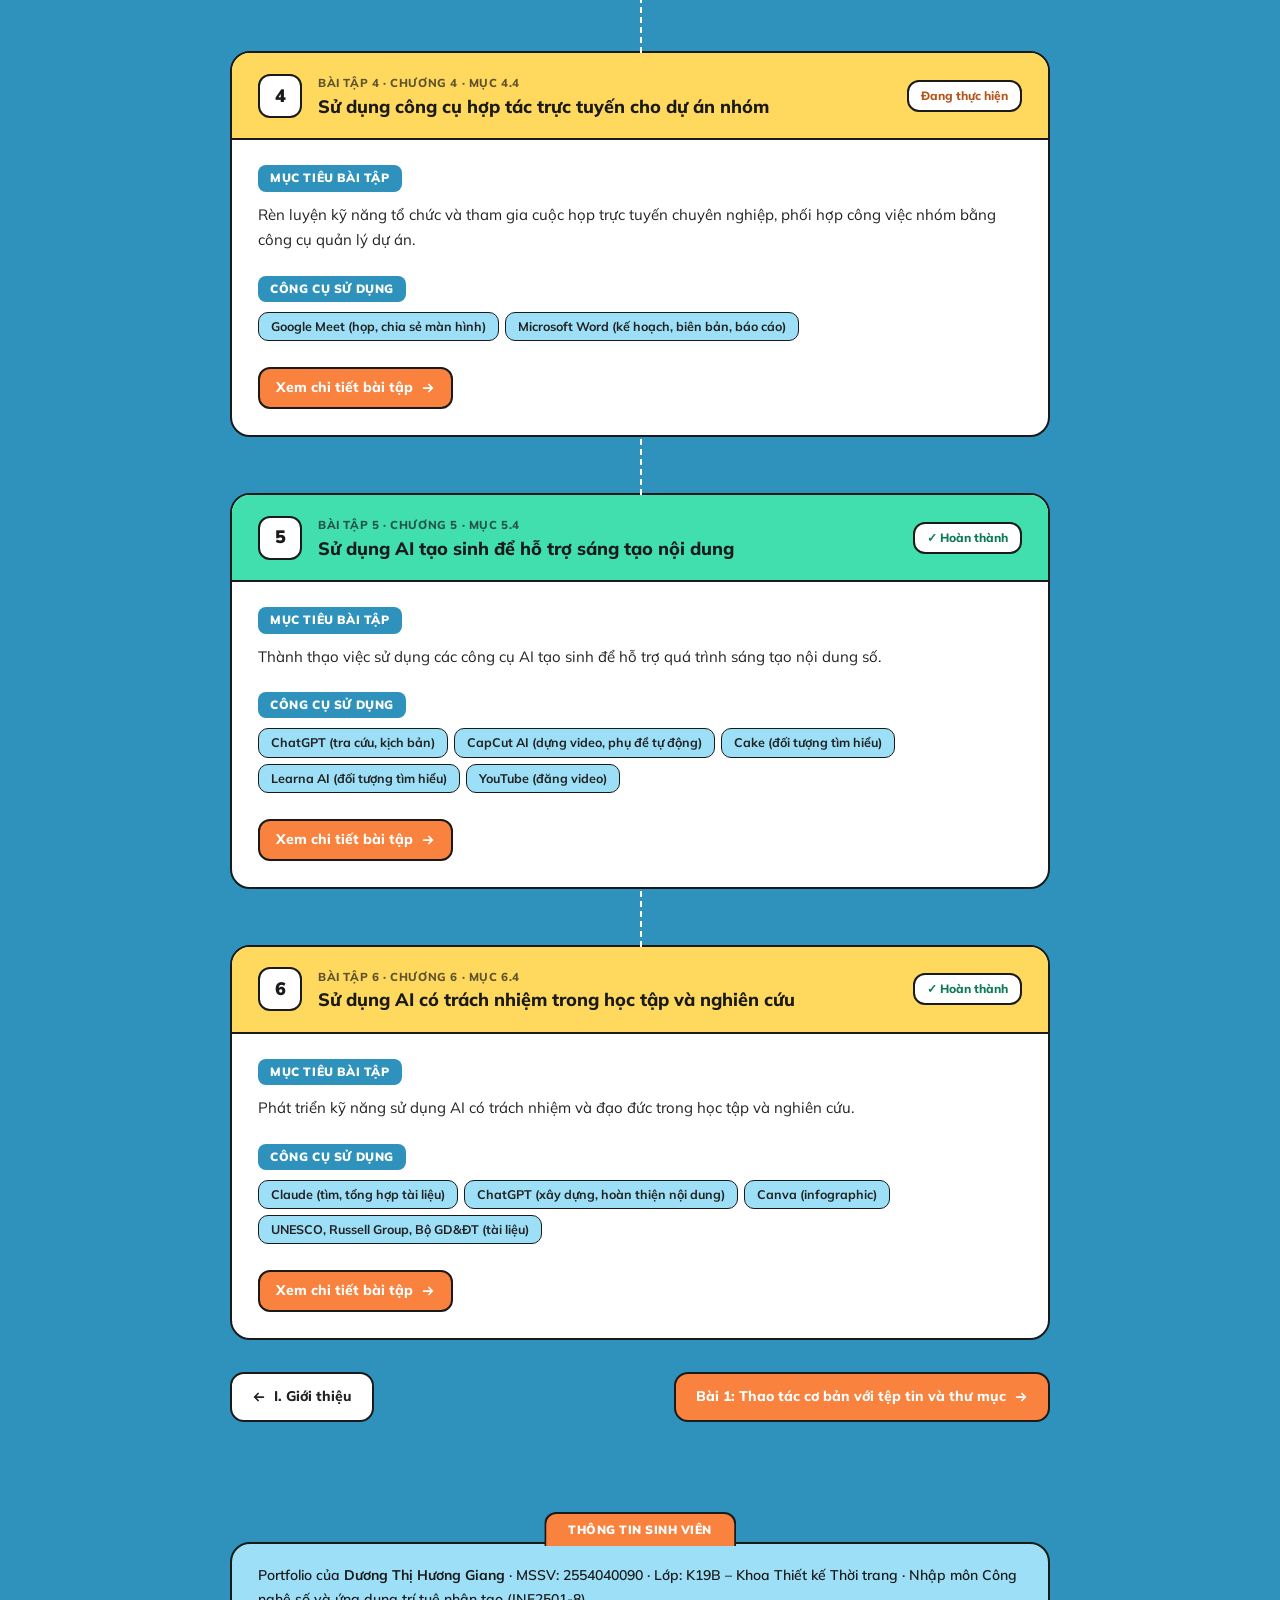
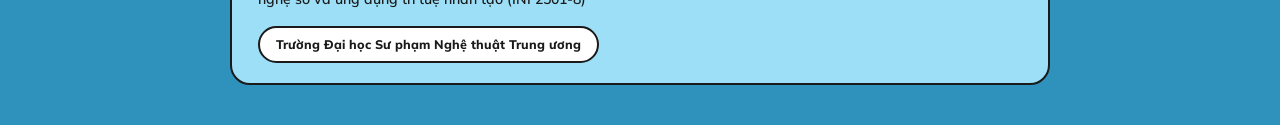
<file: projects.html>
<!doctype html>
<html lang="vi">
<head>
<meta charset="utf-8">
<meta name="viewport" content="width=device-width, initial-scale=1">
<title>Dự án · Portfolio Dương Thị Hương Giang</title>
<meta name="description" content="Danh mục 6 bài tập trong học phần">
<link rel="preconnect" href="https://fonts.googleapis.com">
<link rel="preconnect" href="https://fonts.gstatic.com" crossorigin>
<link href="https://fonts.googleapis.com/css2?family=Mulish:ital,wght@0,400;0,500;0,600;0,700;0,800;0,900;1,400;1,600&display=swap" rel="stylesheet">
<link rel="stylesheet" href="assets/style.css?v=1795311293">
<link rel="icon" href="data:image/svg+xml,%3Csvg xmlns='http://www.w3.org/2000/svg' viewBox='0 0 32 32'%3E%3Crect width='32' height='32' rx='8' fill='%231d9e75'/%3E%3Ctext x='16' y='21' font-family='Georgia' font-size='14' font-weight='700' fill='white' text-anchor='middle'%3EHG%3C/text%3E%3C/svg%3E">
</head>
<body>
<header class="site-header">
  <nav class="nav" aria-label="Điều hướng chính">
    <a class="brand" href="index.html">Port<span>folio</span></a>
    <button class="menu-toggle" aria-label="Mở menu" aria-expanded="false"><span></span></button>
    <ul class="menu">
      <li><a href="index.html">Giới thiệu</a></li>
      <li class="has-sub is-active"><a href="projects.html">Dự án <svg class="caret" viewBox="0 0 10 10" fill="none" stroke="currentColor" stroke-width="1.6"><path d="M2 3.5l3 3 3-3"/></svg></a>
        <ul class="submenu"><li><a href="bai-1.html"><span class="num">1</span><span class="t">Thao tác cơ bản với tệp tin và thư mục</span></a></li><li><a href="bai-2.html"><span class="num">2</span><span class="t">Tìm kiếm và đánh giá thông tin học thuật</span></a></li><li><a href="bai-3.html"><span class="num">3</span><span class="t">Viết Prompt hiệu quả cho các tác vụ học tập</span></a></li><li><a href="bai-4.html"><span class="num">4</span><span class="t">Sử dụng công cụ hợp tác trực tuyến cho dự án nhóm</span></a></li><li><a href="bai-5.html"><span class="num">5</span><span class="t">Sử dụng AI tạo sinh để hỗ trợ sáng tạo nội dung</span></a></li><li><a href="bai-6.html"><span class="num">6</span><span class="t">Sử dụng AI có trách nhiệm trong học tập và nghiên cứu</span></a></li></ul>
      </li>
      <li><a href="conclusion.html">Tổng kết</a></li>
    </ul>
  </nav>
</header>
<main>
<section class="page-head">
  <div class="inner">
    <h2>II. Dự án</h2>
    <p>Tập hợp và trình bày 6 bài tập thành phần từ Bài 1 đến Bài 6. Mỗi bài gồm mục tiêu, quá trình thực hiện và sản phẩm đính kèm.</p>
  </div>
</section>
<div class="wrap-col"><a class="project-card reveal" href="bai-1.html">
  <div class="project-card-header">
    <div class="bai-badge">1</div>
    <div class="project-title-wrap">
      <div class="project-subject">Bài tập 1 · Chương 1 · Mục 1.4</div>
      <div class="project-title">Thao tác cơ bản với tệp tin và thư mục</div>
    </div>
    <span class="status-badge status-done">Hoàn thành</span>
  </div>
  <div class="project-body">
    <div class="project-section"><div class="project-section-label">Mục tiêu bài tập</div><p class="project-section-text">Rèn luyện kỹ năng tạo, đổi tên, sao chép, di chuyển, xóa tệp tin và thư mục một cách thành thạo trên hệ điều hành.</p></div>
    <div class="project-section"><div class="project-section-label">Công cụ sử dụng</div><div class="tools-row"><span class="tool-tag">File Explorer (Windows)</span><span class="tool-tag">Snipping Tool (chụp màn hình)</span><span class="tool-tag">Recycle Bin (Thùng rác)</span></div></div>
    <span class="more-link">Xem chi tiết bài tập <svg viewBox="0 0 16 16" fill="none" stroke="currentColor" stroke-width="2" stroke-linecap="round" stroke-linejoin="round"><path d="M3 8h10M9 4l4 4-4 4"/></svg></span>
  </div>
</a><a class="project-card reveal" href="bai-2.html">
  <div class="project-card-header">
    <div class="bai-badge">2</div>
    <div class="project-title-wrap">
      <div class="project-subject">Bài tập 2 · Chương 2 · Mục 2.4</div>
      <div class="project-title">Tìm kiếm và đánh giá thông tin học thuật</div>
    </div>
    <span class="status-badge status-done">Hoàn thành</span>
  </div>
  <div class="project-body">
    <div class="project-section"><div class="project-section-label">Mục tiêu bài tập</div><p class="project-section-text">Phát triển kỹ năng tìm kiếm và đánh giá thông tin học thuật từ các nguồn đáng tin cậy.</p></div>
    <div class="project-section"><div class="project-section-label">Công cụ sử dụng</div><div class="tools-row"><span class="tool-tag">Google Scholar</span><span class="tool-tag">Taylor & Francis</span><span class="tool-tag">MDPI</span><span class="tool-tag">SAGE Publications</span><span class="tool-tag">Emerald Publishing</span><span class="tool-tag">Elsevier</span></div></div>
    <span class="more-link">Xem chi tiết bài tập <svg viewBox="0 0 16 16" fill="none" stroke="currentColor" stroke-width="2" stroke-linecap="round" stroke-linejoin="round"><path d="M3 8h10M9 4l4 4-4 4"/></svg></span>
  </div>
</a><a class="project-card reveal" href="bai-3.html">
  <div class="project-card-header">
    <div class="bai-badge">3</div>
    <div class="project-title-wrap">
      <div class="project-subject">Bài tập 3 · Chương 3 · Mục 3.4</div>
      <div class="project-title">Viết Prompt hiệu quả cho các tác vụ học tập</div>
    </div>
    <span class="status-badge status-done">Hoàn thành</span>
  </div>
  <div class="project-body">
    <div class="project-section"><div class="project-section-label">Mục tiêu bài tập</div><p class="project-section-text">Phát triển kỹ năng viết prompt hiệu quả để tận dụng tối đa khả năng của các mô hình ngôn ngữ lớn trong học tập.</p></div>
    <div class="project-section"><div class="project-section-label">Công cụ sử dụng</div><div class="tools-row"><span class="tool-tag">ChatGPT (thử nghiệm 9 prompt)</span><span class="tool-tag">Role prompting</span></div></div>
    <span class="more-link">Xem chi tiết bài tập <svg viewBox="0 0 16 16" fill="none" stroke="currentColor" stroke-width="2" stroke-linecap="round" stroke-linejoin="round"><path d="M3 8h10M9 4l4 4-4 4"/></svg></span>
  </div>
</a><a class="project-card reveal" href="bai-4.html">
  <div class="project-card-header">
    <div class="bai-badge">4</div>
    <div class="project-title-wrap">
      <div class="project-subject">Bài tập 4 · Chương 4 · Mục 4.4</div>
      <div class="project-title">Sử dụng công cụ hợp tác trực tuyến cho dự án nhóm</div>
    </div>
    <span class="status-badge status-wip">Đang thực hiện</span>
  </div>
  <div class="project-body">
    <div class="project-section"><div class="project-section-label">Mục tiêu bài tập</div><p class="project-section-text">Rèn luyện kỹ năng tổ chức và tham gia cuộc họp trực tuyến chuyên nghiệp, phối hợp công việc nhóm bằng công cụ quản lý dự án.</p></div>
    <div class="project-section"><div class="project-section-label">Công cụ sử dụng</div><div class="tools-row"><span class="tool-tag">Google Meet (họp, chia sẻ màn hình)</span><span class="tool-tag">Microsoft Word (kế hoạch, biên bản, báo cáo)</span></div></div>
    <span class="more-link">Xem chi tiết bài tập <svg viewBox="0 0 16 16" fill="none" stroke="currentColor" stroke-width="2" stroke-linecap="round" stroke-linejoin="round"><path d="M3 8h10M9 4l4 4-4 4"/></svg></span>
  </div>
</a><a class="project-card reveal" href="bai-5.html">
  <div class="project-card-header">
    <div class="bai-badge">5</div>
    <div class="project-title-wrap">
      <div class="project-subject">Bài tập 5 · Chương 5 · Mục 5.4</div>
      <div class="project-title">Sử dụng AI tạo sinh để hỗ trợ sáng tạo nội dung</div>
    </div>
    <span class="status-badge status-done">Hoàn thành</span>
  </div>
  <div class="project-body">
    <div class="project-section"><div class="project-section-label">Mục tiêu bài tập</div><p class="project-section-text">Thành thạo việc sử dụng các công cụ AI tạo sinh để hỗ trợ quá trình sáng tạo nội dung số.</p></div>
    <div class="project-section"><div class="project-section-label">Công cụ sử dụng</div><div class="tools-row"><span class="tool-tag">ChatGPT (tra cứu, kịch bản)</span><span class="tool-tag">CapCut AI (dựng video, phụ đề tự động)</span><span class="tool-tag">Cake (đối tượng tìm hiểu)</span><span class="tool-tag">Learna AI (đối tượng tìm hiểu)</span><span class="tool-tag">YouTube (đăng video)</span></div></div>
    <span class="more-link">Xem chi tiết bài tập <svg viewBox="0 0 16 16" fill="none" stroke="currentColor" stroke-width="2" stroke-linecap="round" stroke-linejoin="round"><path d="M3 8h10M9 4l4 4-4 4"/></svg></span>
  </div>
</a><a class="project-card reveal" href="bai-6.html">
  <div class="project-card-header">
    <div class="bai-badge">6</div>
    <div class="project-title-wrap">
      <div class="project-subject">Bài tập 6 · Chương 6 · Mục 6.4</div>
      <div class="project-title">Sử dụng AI có trách nhiệm trong học tập và nghiên cứu</div>
    </div>
    <span class="status-badge status-done">Hoàn thành</span>
  </div>
  <div class="project-body">
    <div class="project-section"><div class="project-section-label">Mục tiêu bài tập</div><p class="project-section-text">Phát triển kỹ năng sử dụng AI có trách nhiệm và đạo đức trong học tập và nghiên cứu.</p></div>
    <div class="project-section"><div class="project-section-label">Công cụ sử dụng</div><div class="tools-row"><span class="tool-tag">Claude (tìm, tổng hợp tài liệu)</span><span class="tool-tag">ChatGPT (xây dựng, hoàn thiện nội dung)</span><span class="tool-tag">Canva (infographic)</span><span class="tool-tag">UNESCO, Russell Group, Bộ GD&ĐT (tài liệu)</span></div></div>
    <span class="more-link">Xem chi tiết bài tập <svg viewBox="0 0 16 16" fill="none" stroke="currentColor" stroke-width="2" stroke-linecap="round" stroke-linejoin="round"><path d="M3 8h10M9 4l4 4-4 4"/></svg></span>
  </div>
</a>
<nav class="pager" aria-label="Chuyển trang"><a href="index.html"><svg viewBox="0 0 16 16" fill="none" stroke="currentColor" stroke-width="2" stroke-linecap="round" stroke-linejoin="round"><path d="M13 8H3M7 4L3 8l4 4"/></svg> I. Giới thiệu</a><a class="next" href="bai-1.html">Bài 1: Thao tác cơ bản với tệp tin và thư mục <svg viewBox="0 0 16 16" fill="none" stroke="currentColor" stroke-width="2" stroke-linecap="round" stroke-linejoin="round"><path d="M3 8h10M9 4l4 4-4 4"/></svg></a></nav></div>
</main>
<footer class="site-footer">
  <div class="left">Portfolio của <strong>Dương Thị Hương Giang</strong> · MSSV: 2554040090 · Lớp: K19B – Khoa Thiết kế Thời trang · Nhập môn Công nghệ số và ứng dụng trí tuệ nhân tạo (INF2501-8)</div>
  <div class="submit-badge">Trường Đại học Sư phạm Nghệ thuật Trung ương</div>
</footer>
<script src="assets/site.js?v=3"></script>
</body>
</html>
</file>
<file: assets/style.css>
/* Portfolio — phong cách infographic: nền xanh dương, cam, bạc hà, vàng, thẻ trắng viền đen */
:root {
  --blue: #2e92bc;
  --blue-dark: #237aa0;
  --sky: #9cdff7;
  --orange: #f9823f;
  --mint: #41dfae;
  --mint-50: #e3faf2;
  --yellow: #ffd95e;
  --yellow-50: #fff7d9;
  --ink: #1a1a1a;
  --text: #222;
  --muted: #5b6770;
  --line: #1a1a1a;
  --soft: #e6eef2;
  --b: 2px solid var(--ink);
  --r: 20px;
  --font: 'Mulish', 'Be Vietnam Pro', -apple-system, sans-serif;
  --mono: Consolas, Monaco, 'SF Mono', monospace;
}
* { margin: 0; padding: 0; box-sizing: border-box; }
html { scroll-behavior: smooth; -webkit-text-size-adjust: 100%; }
body { font-family: var(--font); background: var(--blue); color: var(--text); font-size: 15px; line-height: 1.7; overflow-x: hidden; min-height: 100vh; }
img { max-width: 100%; display: block; }
a { color: inherit; }
strong, b { font-weight: 700; }

/* ---------- NAV ---------- */
.site-header { position: fixed; top: 0; left: 0; right: 0; z-index: 100; background: #fff; border-bottom: var(--b); }
.nav { height: 64px; padding: 0 40px; display: flex; align-items: center; justify-content: space-between; }
.brand { font-size: 22px; font-weight: 900; color: var(--ink); text-decoration: none; text-transform: uppercase; letter-spacing: .5px; }
.brand span { color: var(--orange); }
.menu { display: flex; gap: 8px; list-style: none; }
.menu > li { position: relative; }
.menu a { display: flex; align-items: center; gap: 6px; padding: 7px 18px; border-radius: 12px; font-size: 14px; font-weight: 700; color: var(--ink); text-decoration: none; border: 2px solid transparent; transition: background .2s; }
.menu > li > a:hover { background: var(--sky); border-color: var(--ink); }
.menu > li > a.is-active, .menu > li.is-active > a { background: var(--orange); color: #fff; border-color: var(--ink); }
.submenu {
  position: absolute; top: calc(100% + 12px); right: 0; min-width: 360px; list-style: none; background: #fff; border: var(--b);
  border-radius: 16px; padding: 8px; opacity: 0; visibility: hidden; transform: translateY(-4px); transition: all .2s;
}
.submenu::before { content: ""; position: absolute; top: -14px; left: 0; right: 0; height: 14px; }
.has-sub:hover .submenu, .has-sub:focus-within .submenu { opacity: 1; visibility: visible; transform: none; }
.submenu a { display: flex; gap: 12px; align-items: center; padding: 8px 10px; font-weight: 600; border-radius: 10px; }
.submenu a:hover, .submenu a.is-active { background: var(--mint-50); }
.submenu .num { width: 30px; height: 30px; border-radius: 8px; border: var(--b); display: grid; place-items: center; font-weight: 900; font-size: 13px; flex-shrink: 0; background: var(--mint); }
.submenu li:nth-child(even) .num { background: var(--yellow); }
.submenu .t { font-size: 13px; line-height: 1.35; }
.caret { width: 10px; height: 10px; }
.menu-toggle { display: none; }

/* ---------- Khối tiêu đề (cam) + mô tả (xanh nhạt) ---------- */
main { padding-top: 64px; }
.inner { max-width: 820px; margin: 0 auto; }
.page-head { padding: 48px 24px 8px; }
.page-head .inner { display: flex; flex-direction: column; align-items: stretch; }
.page-head h2, .ig-title-lg {
  background: var(--orange); color: #fff; border: var(--b); border-bottom: 0; border-radius: var(--r) var(--r) 0 0;
  margin: 0 7%; padding: 22px 28px 18px; text-align: center; text-transform: uppercase; font-weight: 800;
  font-size: clamp(22px, 3.6vw, 34px); line-height: 1.25; letter-spacing: .3px;
}
.page-head p, .ig-sub-lg {
  background: var(--sky); border: var(--b); border-radius: var(--r); padding: 22px 28px; text-align: center;
  font-size: 16px; line-height: 1.6; color: var(--ink);
}
.crumbs { align-self: center; font-size: 13px; font-weight: 700; color: #fff; margin-bottom: 12px; }
.crumbs a { color: var(--yellow); text-decoration: none; }
.connector { height: 48px; margin: 0 auto; width: 0; border-left: 2.5px dashed #fff; }

/* ---------- HERO ---------- */
.hero { padding: 48px 24px 0; }
.avatar-card {
  position: relative; display: flex; align-items: center; gap: 36px; background: #fff; border: var(--b); border-radius: var(--r);
  padding: 44px 48px 40px; margin-top: 38px;
}
.tab {
  position: absolute; top: -38px; left: 44px; height: 38px; display: inline-flex; align-items: center; padding: 0 26px;
  background: var(--mint); border: var(--b); border-bottom: 0; border-radius: 14px 14px 0 0; font-weight: 800; font-size: 16px; color: var(--ink);
}
.avatar {
  width: 132px; height: 132px; border-radius: 22px; overflow: hidden; flex-shrink: 0; background: var(--mint); border: var(--b);
  display: grid; place-items: center; font-size: 44px; font-weight: 900; color: var(--ink);
}
.avatar img { width: 100%; height: 100%; object-fit: cover; }
.avatar-name { font-size: 38px; font-weight: 900; line-height: 1.2; margin-bottom: 10px; color: var(--ink); }
.avatar-meta { font-size: 20px; line-height: 1.6; font-weight: 500; }

/* ---------- Thẻ có tab ---------- */
.info-grid { max-width: 868px; margin: 0 auto; padding: 0 24px 56px; display: grid; grid-template-columns: 1fr 1fr; gap: 56px 20px; }
.info-grid::before { content: ""; grid-column: 1 / -1; height: 94px; margin: 0 auto -94px; width: 0; border-left: 2.5px dashed #fff; }
.info-card, .summary-card { position: relative; background: #fff; border: var(--b); border-radius: var(--r); padding: 30px 30px 26px; margin-top: 38px; }
.info-card.full { grid-column: 1 / -1; }
.card-label, .summary-card h3 {
  position: absolute; top: -38px; left: 32px; max-width: calc(100% - 64px); height: 38px; display: inline-flex; align-items: center; gap: 10px;
  padding: 0 24px; background: var(--mint); border: var(--b); border-bottom: 0; border-radius: 14px 14px 0 0;
  font-size: 15px; font-weight: 800; color: var(--ink); white-space: nowrap; overflow: hidden; text-overflow: ellipsis;
}
.info-card:nth-child(odd) .card-label, .summary-card:nth-child(even) h3 { background: var(--yellow); }
.card-text { font-size: 15px; line-height: 1.75; }
.card-text ul { padding-left: 20px; }
.card-text li { margin-bottom: 6px; }
.goal-list { list-style: none; display: flex; flex-direction: column; gap: 10px; }
.goal-list li { display: flex; gap: 10px; font-size: 15px; line-height: 1.6; }
.goal-list li::before { content: ""; width: 10px; height: 10px; border-radius: 3px; background: var(--orange); border: 1.5px solid var(--ink); margin-top: 6px; flex-shrink: 0; }
.tag-cloud { display: flex; flex-wrap: wrap; gap: 8px; }
.tag { font-size: 13px; font-weight: 600; padding: 5px 14px; border-radius: 20px; background: #fff; border: var(--b); color: var(--ink); text-decoration: none; }
.tag.highlight { background: var(--mint); }

/* ---------- Thẻ bài tập ---------- */
.wrap-col { max-width: 868px; margin: 0 auto; padding: 0 24px 64px; display: flex; flex-direction: column; }
.wrap-col > * + * { margin-top: 56px; position: relative; }
.wrap-col > * + *::before { content: ""; position: absolute; top: -56px; left: 50%; height: 56px; border-left: 2.5px dashed #fff; }
.wrap-col > .summary-card + .summary-card { margin-top: 94px; }
.wrap-col > .summary-card + .summary-card::before { top: -94px; height: 56px; }
.page-head + .wrap-col { padding-top: 0; }
.page-head + .wrap-col::before { content: ""; display: block; height: 48px; width: 0; margin: 0 auto; border-left: 2.5px dashed #fff; }
.page-head + .wrap-col > .summary-card:first-child { margin-top: 38px; }
.page-head + .wrap-col > .summary-card:first-child::before { display: none; }

.project-card { display: block; background: #fff; border: var(--b); border-radius: var(--r); text-decoration: none; transition: transform .2s; }
a.project-card:hover { transform: translateY(-3px); }
.project-card-header { padding: 20px 26px; display: flex; align-items: center; gap: 16px; border-bottom: var(--b); background: var(--mint); border-radius: 18px 18px 0 0; }
.wrap-col > .project-card:nth-child(even) .project-card-header { background: var(--yellow); }
.bai-badge { width: 44px; height: 44px; border-radius: 12px; background: #fff; border: var(--b); display: grid; place-items: center; font-size: 18px; font-weight: 900; color: var(--ink); flex-shrink: 0; }
.project-title-wrap { flex: 1; min-width: 0; }
.project-subject { font-size: 11.5px; font-weight: 800; text-transform: uppercase; letter-spacing: .6px; color: var(--ink); opacity: .7; margin-bottom: 2px; }
.project-title { font-size: 18px; font-weight: 800; line-height: 1.3; color: var(--ink); }
.status-badge { font-size: 12px; font-weight: 800; padding: 4px 12px; border-radius: 12px; white-space: nowrap; border: var(--b); background: #fff; }
.status-done { background: #fff; color: #0d7a57; }
.status-done::before { content: "✓ "; }
.status-wip { background: #fff; color: #b4561a; }
.status-todo { color: var(--muted); }
.project-body { padding: 24px 26px 26px; }
.project-section { margin-bottom: 22px; }
.project-section:last-child { margin-bottom: 0; }
.project-section-label {
  display: inline-block; font-size: 12px; font-weight: 900; text-transform: uppercase; letter-spacing: .6px; color: #fff;
  background: var(--blue); border-radius: 8px; padding: 3px 12px; margin-bottom: 10px;
}
.project-section-text, .project-body p, .project-body li { font-size: 15px; line-height: 1.7; }
.project-body p { margin-bottom: 8px; }
.project-body ul, .project-body ol { padding-left: 20px; margin-bottom: 10px; }
.project-body li { margin-bottom: 4px; }
.project-body h3 { font-size: 15px; font-weight: 800; margin: 18px 0 8px; color: var(--ink); }
.project-body h3:first-child { margin-top: 0; }
.more-link { display: inline-flex; align-items: center; gap: 8px; font-size: 14px; font-weight: 800; color: #fff; background: var(--orange); border: var(--b); border-radius: 12px; padding: 7px 16px; margin-top: 4px; }
.more-link svg { width: 14px; height: 14px; transition: transform .2s; }
.project-card:hover .more-link svg { transform: translateX(3px); }

.tools-row { display: flex; flex-wrap: wrap; gap: 6px; }
.tool-tag { font-size: 12.5px; font-weight: 700; padding: 3px 12px; border-radius: 10px; background: var(--sky); border: 1.5px solid var(--ink); }
.attach-row { display: flex; gap: 8px; flex-wrap: wrap; margin-top: 6px; }
.attach-btn { display: inline-flex; align-items: center; gap: 6px; font-size: 13px; font-weight: 800; color: var(--ink); background: var(--yellow); border: var(--b); padding: 6px 14px; border-radius: 10px; text-decoration: none; }
.attach-btn:hover { background: var(--mint); }
.attach-btn svg { width: 12px; height: 12px; }
.placeholder-note { font-size: 13px; color: var(--muted); font-style: italic; }
.todo { background: var(--yellow-50); color: #8a5a00; border: 1.5px dashed #e0b23a; border-radius: 5px; padding: 0 5px; font-style: normal; font-weight: 600; }

.steps { list-style: none; padding: 0 !important; display: flex; flex-direction: column; gap: 8px; }
.steps li { display: flex; gap: 10px; margin: 0 !important; }
.steps li::before { content: ""; width: 10px; height: 10px; border-radius: 3px; background: var(--mint); border: 1.5px solid var(--ink); margin-top: 7px; flex-shrink: 0; }
.kv { display: grid; grid-template-columns: 1fr 1fr; gap: 12px; margin: 14px 0; }
.kv > div { padding: 12px 16px; border-radius: 14px; border: var(--b); background: var(--mint-50); }
.kv > div:nth-child(n+3) { background: var(--yellow-50); }
.kv dt { font-size: 11.5px; font-weight: 900; text-transform: uppercase; letter-spacing: .5px; margin-bottom: 4px; }
.kv dd { font-size: 14px; line-height: 1.6; }
.table-wrap { overflow-x: auto; border: var(--b); border-radius: 14px; margin: 10px 0 16px; }
table { width: 100%; border-collapse: collapse; font-size: 14px; min-width: 520px; }
th, td { text-align: left; padding: 10px 14px; border: 1.5px solid var(--ink); vertical-align: top; }
th { font-size: 12px; font-weight: 900; text-transform: uppercase; letter-spacing: .4px; background: var(--sky); }
tr > :first-child { border-left: 0; } tr > :last-child { border-right: 0; }
thead tr:first-child > * { border-top: 0; } tbody tr:last-child > * { border-bottom: 0; }
.tree { font-family: var(--mono); font-size: 12.5px; line-height: 1.85; background: #1e2a33; color: #e8f4fa; border: var(--b); border-radius: 14px; padding: 16px 20px; overflow-x: auto; white-space: pre; margin: 8px 0 14px; max-width: 440px; }
kbd { font-family: var(--mono); font-size: 11.5px; padding: 1px 6px; border: 1.5px solid var(--ink); border-bottom-width: 3px; border-radius: 5px; background: #fff; white-space: nowrap; }
code { font-family: var(--mono); font-size: 12.5px; background: var(--soft); padding: 1px 5px; border-radius: 4px; }
.embed { border: var(--b); border-radius: 14px; overflow: hidden; margin: 8px 0; }
.embed iframe { width: 100%; aspect-ratio: 4/3; border: 0; display: block; }
.callout, .reflect-text { font-size: 15px; line-height: 1.8; background: var(--sky); border: var(--b); border-radius: 16px; padding: 18px 22px; margin: 10px 0; font-weight: 600; text-align: center; }

/* prompt compare */
.prompt-grid { display: grid; grid-template-columns: 1fr; gap: 16px; margin: 10px 0 22px; }
.prompt-col { display: flex; flex-direction: column; }
.prompt-head { align-self: flex-start; font-size: 13px; font-weight: 900; padding: 4px 16px; border: var(--b); border-bottom: 0; border-radius: 12px 12px 0 0; margin-left: 14px; }
.prompt-box { flex: 1; background: #fff; border: var(--b); border-radius: 14px; padding: 14px 16px; display: flex; flex-direction: column; }
.prompt-text { font-family: var(--mono); font-size: 12.5px; line-height: 1.6; flex: 1; }
.prompt-tech { margin-top: 12px; padding: 8px 12px; background: var(--mint-50); border-radius: 8px; font-size: 13px; }
.task-goal { font-size: 14px !important; color: var(--muted); margin: 4px 0 4px !important; }
.prompt-result { margin-top: 12px; padding-top: 10px; border-top: 1.5px dashed var(--ink); font-size: 13px; font-style: italic; }
.p-basic .prompt-head { background: #ff9a8a; } .p-better .prompt-head { background: var(--sky); } .p-best .prompt-head { background: var(--mint); }
.task-label { display: inline-block; font-size: 14px; font-weight: 900; margin-top: 14px; color: var(--ink); border-bottom: 3px solid var(--orange); }

/* pager */
.pager { display: flex; justify-content: space-between; gap: 12px; flex-wrap: wrap; }
.wrap-col > .pager::before { display: none; }
.wrap-col > .pager { margin-top: 32px; }
.pager a { display: inline-flex; align-items: center; gap: 8px; padding: 11px 20px; border-radius: 14px; font-size: 14px; font-weight: 800; text-decoration: none; background: #fff; border: var(--b); transition: transform .2s; }
.pager a:hover { transform: translateY(-2px); }
.pager a.next { background: var(--orange); color: #fff; margin-left: auto; }
.pager svg { width: 14px; height: 14px; }

/* ---------- Tổng kết ---------- */
.summary-card h3 .h3-icon { display: none; }
.stats-row { display: grid; grid-template-columns: repeat(3, 1fr); gap: 14px; }
.stat-item { text-align: center; padding: 20px 14px; background: var(--mint-50); border: var(--b); border-radius: 16px; }
.stat-item:nth-child(2) { background: var(--yellow-50); } .stat-item:nth-child(3) { background: #e8f6fd; }
.stat-num { font-size: 34px; font-weight: 900; color: var(--orange); line-height: 1.3; }
.stat-label { font-size: 13px; font-weight: 700; }
.skill-rows { display: flex; flex-direction: column; gap: 14px; }
.skill-row { display: flex; align-items: center; gap: 12px; }
.skill-name { font-size: 14px; font-weight: 700; width: 180px; flex-shrink: 0; }
.skill-bar-wrap { flex: 1; height: 14px; background: #fff; border: var(--b); border-radius: 8px; overflow: hidden; }
.skill-bar { height: 100%; background: var(--mint); border-right: var(--b); }
.skill-row:nth-child(even) .skill-bar { background: var(--yellow); }
.skill-level { font-size: 12px; width: 70px; text-align: right; }
.challenge-grid { display: grid; grid-template-columns: 1fr 1fr; gap: 14px; }
.challenge-item { padding: 14px 16px; border-radius: 16px; border: var(--b); }
.challenge-item.good { background: var(--mint-50); }
.challenge-item.hard { background: var(--yellow-50); }
.challenge-label { font-size: 12px; font-weight: 900; text-transform: uppercase; letter-spacing: .5px; margin-bottom: 6px; }
.challenge-text { font-size: 14px; line-height: 1.6; }
.link-list { list-style: none; display: flex; flex-direction: column; gap: 10px; }
.link-list a { display: flex; align-items: center; gap: 14px; padding: 10px 14px; border: var(--b); border-radius: 14px; text-decoration: none; transition: background .2s; }
.link-list a:hover { background: var(--mint-50); }
.link-list li:nth-child(even) .bai-badge { background: var(--yellow); }
.link-list li:nth-child(odd) .bai-badge { background: var(--mint); }
.link-list .bai-badge { width: 36px; height: 36px; font-size: 15px; }
.link-list .t { flex: 1; font-size: 15px; font-weight: 800; }
.link-list .c { display: block; font-size: 12.5px; font-weight: 500; color: var(--muted); }
.link-list svg { width: 16px; height: 16px; }

/* ---------- FOOTER ---------- */
.site-footer {
  max-width: 820px; margin: 0 auto 40px; background: var(--sky); border: var(--b); border-radius: var(--r); padding: 20px 26px;
  display: flex; justify-content: space-between; align-items: center; gap: 14px; flex-wrap: wrap; position: relative;
}
.site-footer::before {
  content: "Thông tin sinh viên"; position: absolute; top: -32px; left: 50%; transform: translateX(-50%); height: 32px; padding: 0 22px;
  display: flex; align-items: center; background: var(--orange); color: #fff; border: var(--b); border-bottom: 0; border-radius: 12px 12px 0 0;
  font-size: 12px; font-weight: 900; text-transform: uppercase; letter-spacing: .5px; white-space: nowrap;
}
.site-footer .left { font-size: 14px; font-weight: 600; color: var(--ink); }
.submit-badge { display: inline-flex; background: #fff; border: var(--b); color: var(--ink); font-size: 12.5px; font-weight: 800; padding: 6px 16px; border-radius: 20px; }
main + .site-footer { margin-top: 56px; }

/* fade */
.reveal { animation: fadeIn .35s ease both; }
@keyframes fadeIn { from { opacity: 0; transform: translateY(8px); } to { opacity: 1; transform: none; } }

/* ---------- Infographic Bài 6 ---------- */
.ex-split { display: flex; gap: 32px; align-items: flex-start; }
.ex-split > .ex-text { flex: 1; min-width: 0; }
.ex-split > .ex-media { width: 340px; flex-shrink: 0; }
.infographic { background: var(--blue); border: var(--b); border-radius: 16px; padding: 22px 18px 24px; color: var(--ink); }
.ig-title { background: var(--orange); color: #fff; text-align: center; font-weight: 800; font-size: 12.5px; letter-spacing: .4px; text-transform: uppercase; padding: 9px 12px; border: 1.5px solid var(--ink); border-bottom: 0; border-radius: 10px 10px 0 0; margin: 0 18px; line-height: 1.35; }
.ig-sub { background: var(--sky); text-align: center; font-size: 10.5px; padding: 8px 12px; border: 1.5px solid var(--ink); border-radius: 10px; margin-bottom: 18px; line-height: 1.45; }
.ig-cols { display: grid; grid-template-columns: 1fr 1fr; gap: 12px; }
.ig-head { text-align: center; padding: 8px 6px; border: 1.5px solid var(--ink); border-radius: 10px; font-weight: 900; font-size: 13px; text-transform: uppercase; line-height: 1.2; }
.ig-head small { display: block; font-weight: 500; font-style: italic; font-size: 9px; text-transform: none; margin-top: 3px; }
.ig-do .ig-head, .ig-do .ig-tab, .ig-do .ig-icon { background: var(--mint); }
.ig-dont .ig-head, .ig-dont .ig-tab, .ig-dont .ig-icon { background: var(--yellow); }
.ig-item { position: relative; padding-top: 22px; }
.ig-item::before { content: ""; position: absolute; top: 0; left: 50%; height: 14px; border-left: 1.5px dashed #fff; }
.ig-tab { width: 82%; margin: 0 auto; text-align: center; font-size: 10.5px; font-weight: 800; padding: 5px 6px; border: 1.5px solid var(--ink); border-bottom: 0; border-radius: 8px 8px 0 0; line-height: 1.25; }
.ig-card { background: #fff; border: 1.5px solid var(--ink); border-radius: 10px; padding: 14px 12px; display: flex; gap: 10px; align-items: center; min-height: 92px; }
.ig-icon { width: 34px; height: 34px; border-radius: 8px; display: grid; place-items: center; flex-shrink: 0; border: 1.5px solid var(--ink); }
.ig-icon svg { width: 20px; height: 20px; fill: none; stroke: #fff; stroke-width: 2.2; stroke-linecap: round; stroke-linejoin: round; }
.ig-dont .ig-icon svg { stroke: #fff; }
.ig-card p { font-size: 10.5px !important; line-height: 1.45 !important; margin: 0 !important; }
.ig-note-tab { width: 48%; margin: 22px auto 0; background: var(--orange); color: #fff; text-align: center; font-size: 10px; font-weight: 900; text-transform: uppercase; padding: 5px; border: 1.5px solid var(--ink); border-bottom: 0; border-radius: 8px 8px 0 0; }
.ig-note { background: var(--sky); text-align: center; font-size: 11px; font-weight: 800; padding: 12px; border: 1.5px solid var(--ink); border-radius: 10px; line-height: 1.45; }

/* nguồn tài liệu Bài 2 */
.src-list { display: flex; flex-direction: column; gap: 14px; margin: 12px 0 18px; }
.src-card { border: var(--b); border-radius: 16px; padding: 14px 16px; background: #fff; }
.src-card:nth-child(odd) { background: #f4fdf9; } .src-card:nth-child(even) { background: #fffcef; }
.src-top { display: flex; flex-wrap: wrap; gap: 6px; align-items: center; margin-bottom: 8px; }
.src-n { width: 28px; height: 28px; border-radius: 8px; border: var(--b); background: var(--orange); color: #fff; display: grid; place-items: center; font-weight: 900; font-size: 13px; }
.src-top .status-badge { margin-left: auto; }
.src-title { display: block; font-size: 14px; font-weight: 700; color: var(--ink); line-height: 1.5; margin-bottom: 10px; text-decoration-color: var(--orange); }
.src-eval { display: grid; grid-template-columns: repeat(3, 1fr); gap: 8px 14px; }
.src-eval dt { font-size: 10.5px; font-weight: 900; text-transform: uppercase; letter-spacing: .4px; color: var(--blue-dark); }
.src-eval dd { font-size: 12.5px; line-height: 1.5; }
@media (max-width: 760px) { .src-eval { grid-template-columns: 1fr 1fr; } .src-top .status-badge { margin-left: 0; } }

/* toàn văn câu trả lời AI (Bài 3) */
.raw-out { margin-top: 8px; font-style: normal; }
.raw-out summary { cursor: pointer; font-weight: 800; color: var(--blue-dark); font-size: 13px; }
.raw-text { margin-top: 8px; max-height: 420px; overflow: auto; white-space: pre-wrap; font-family: var(--mono); font-size: 12px; line-height: 1.6; background: #f6fafc; border: 1.5px dashed var(--ink); border-radius: 10px; padding: 12px 14px; color: var(--text); }

/* ---------- RESPONSIVE ---------- */
@media (max-width: 760px) {
  .nav { padding: 0 16px; }
  .menu-toggle { display: flex; align-items: center; justify-content: center; width: 40px; height: 40px; border: var(--b); background: var(--yellow); border-radius: 12px; cursor: pointer; }
  .menu-toggle span, .menu-toggle span::before, .menu-toggle span::after { display: block; width: 16px; height: 2px; background: var(--ink); position: relative; transition: transform .2s; }
  .menu-toggle span::before, .menu-toggle span::after { content: ""; position: absolute; left: 0; }
  .menu-toggle span::before { top: -5px; } .menu-toggle span::after { top: 5px; }
  .nav-open .menu-toggle span { background: transparent; }
  .nav-open .menu-toggle span::before { transform: translateY(5px) rotate(45deg); }
  .nav-open .menu-toggle span::after { transform: translateY(-5px) rotate(-45deg); }
  .menu { display: none; position: absolute; top: 64px; left: 0; right: 0; flex-direction: column; background: #fff; border-bottom: var(--b); padding: 10px 16px 16px; max-height: calc(100vh - 64px); overflow-y: auto; }
  .nav-open .menu { display: flex; }
  .menu a { font-size: 15px; padding: 10px 12px; }
  .submenu { position: static; opacity: 1; visibility: visible; transform: none; border: 0; padding: 0 0 0 12px; min-width: 0; }
  .submenu::before { display: none; }
  .caret { display: none; }
  .page-head, .hero { padding-left: 16px; padding-right: 16px; }
  .page-head h2, .ig-title-lg { margin: 0 4%; padding: 16px 16px 14px; }
  .page-head p, .ig-sub-lg { padding: 16px 18px; font-size: 15px; }
  .avatar-card { flex-direction: column; align-items: flex-start; gap: 18px; padding: 32px 22px 24px; }
  .avatar { width: 96px; height: 96px; font-size: 32px; }
  .avatar-name { font-size: 28px; }
  .avatar-meta { font-size: 16px; }
  .tab, .card-label, .summary-card h3 { left: 18px; padding: 0 16px; font-size: 14px; }
  .info-grid, .wrap-col { padding-left: 16px; padding-right: 16px; }
  .info-grid { grid-template-columns: 1fr; }
  .info-card, .summary-card { padding: 26px 20px 22px; }
  .challenge-grid, .kv { grid-template-columns: 1fr; }
  .stats-row { grid-template-columns: 1fr 1fr; }
  .skill-name { width: 120px; font-size: 13px; }
  .project-card-header { flex-wrap: wrap; padding: 16px 18px; }
  .project-body { padding: 20px 18px; }
  .ex-split { flex-direction: column; }
  .ex-split > .ex-media { width: 100%; }
  .site-footer { margin: 0 16px 32px; flex-direction: column; text-align: center; }
}

/* Trình xem file Word nhúng */
.embed-doc iframe { aspect-ratio: auto; height: 720px; }
@media (max-width: 640px) { .embed-doc iframe { height: 520px; } }

/* Nút chuyển trang ở cuối trang Giới thiệu */
.page-pager { max-width: 868px; margin: 0 auto; padding: 0 24px 56px; }
@media (max-width: 640px) { .pager a { flex: 1 1 100%; justify-content: center; } .pager a.next { margin-left: 0; } }
</file>
